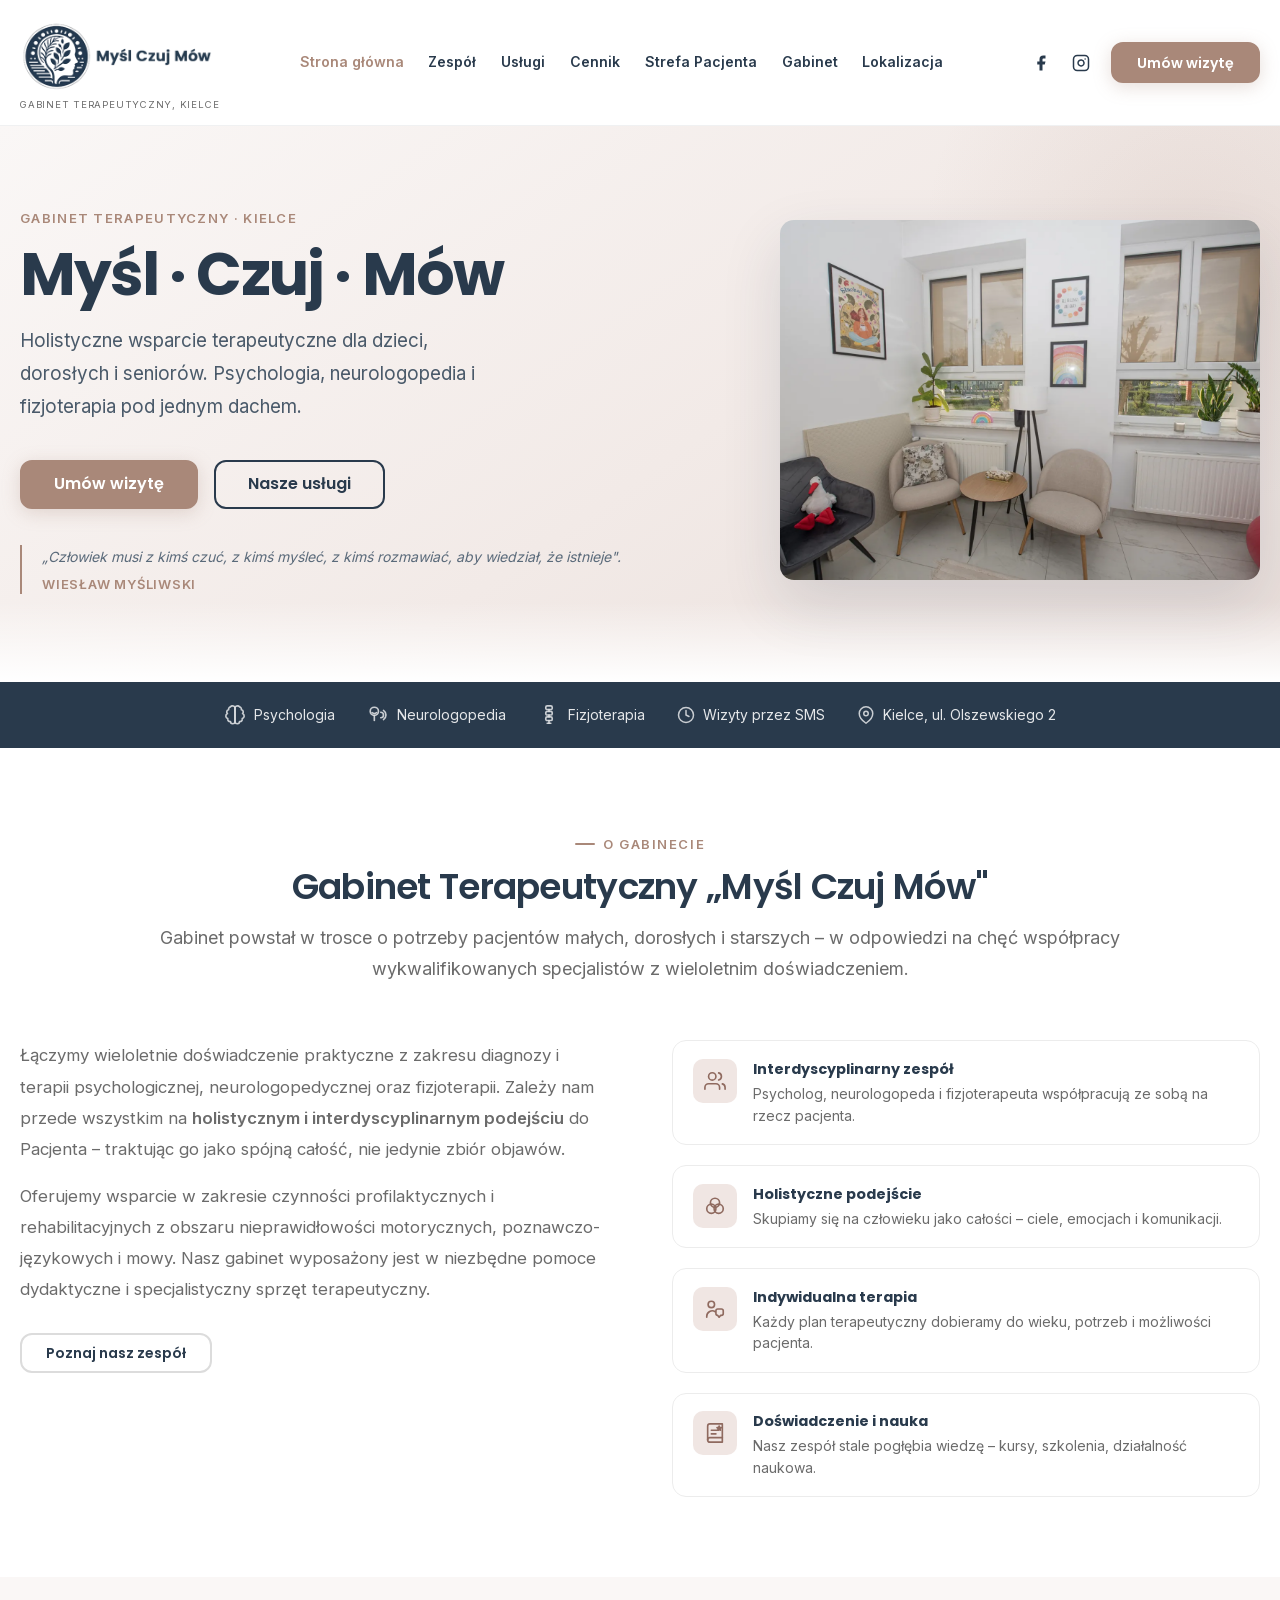
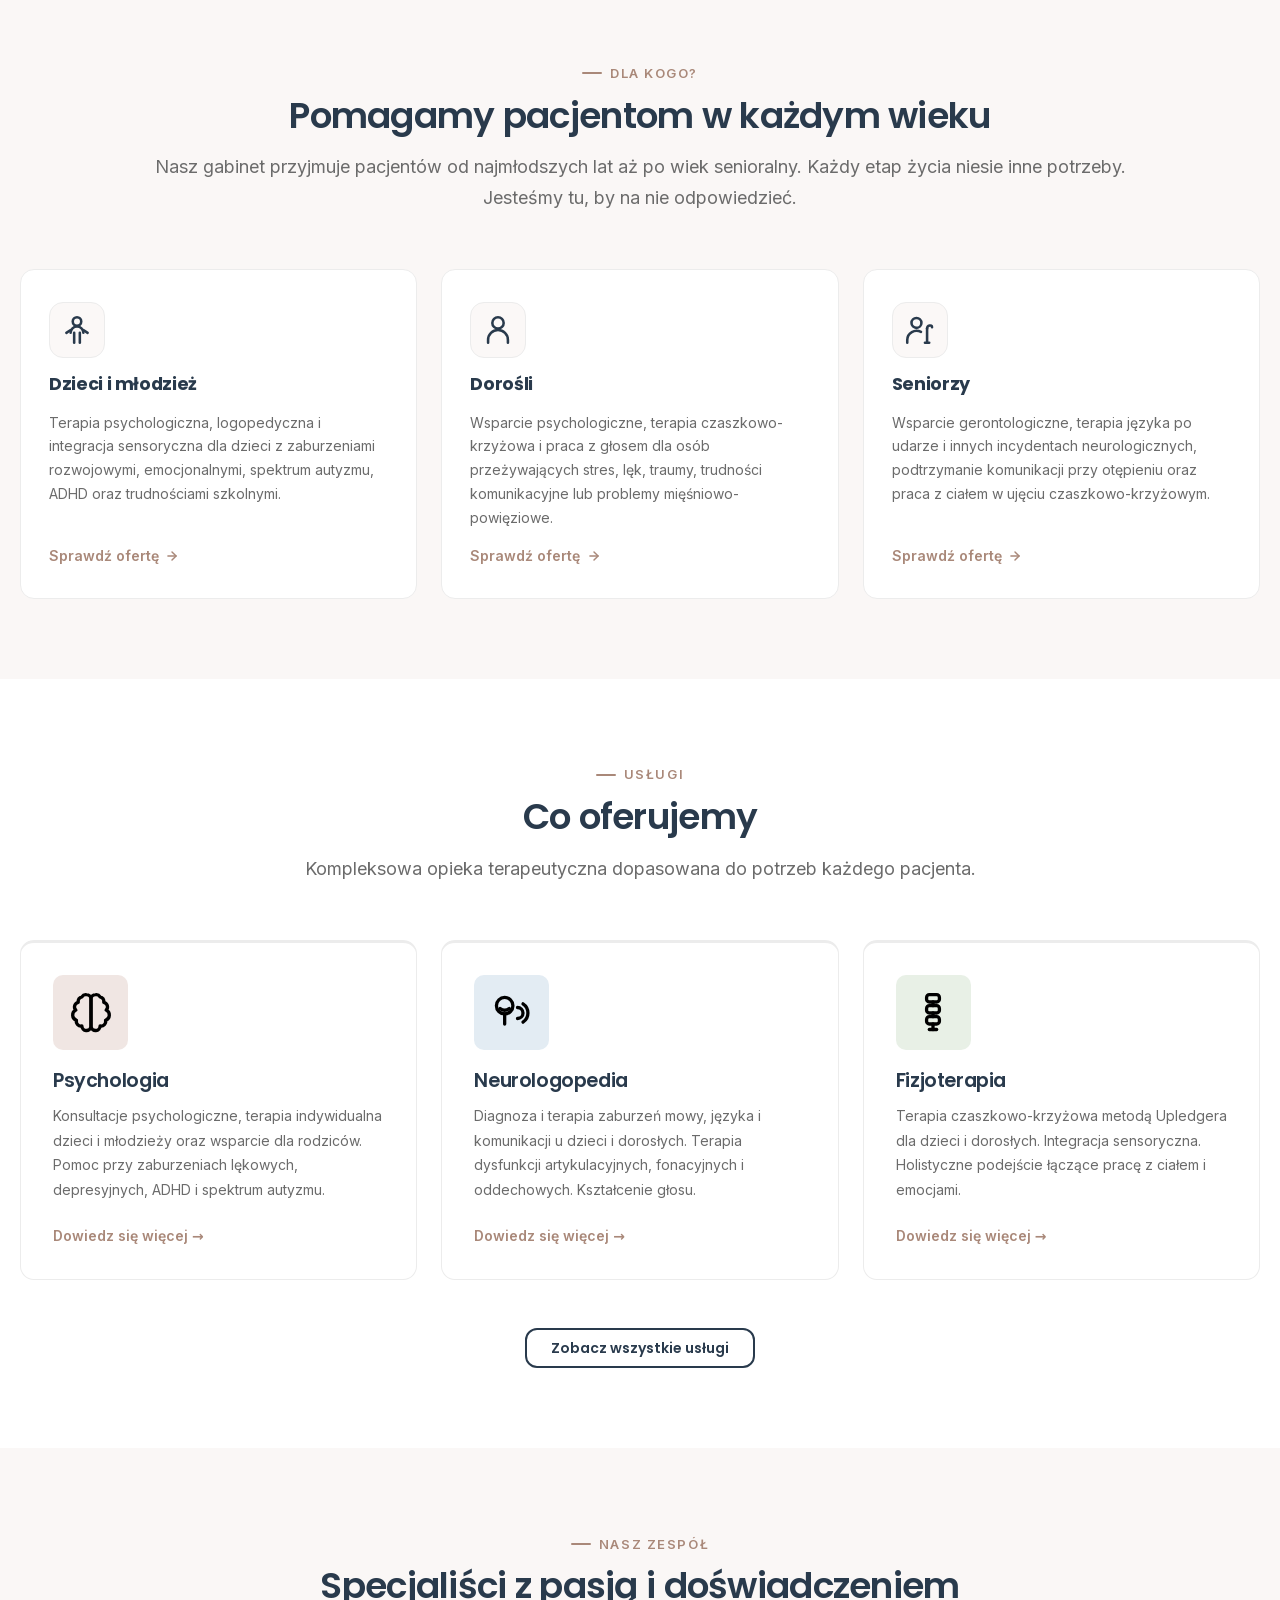
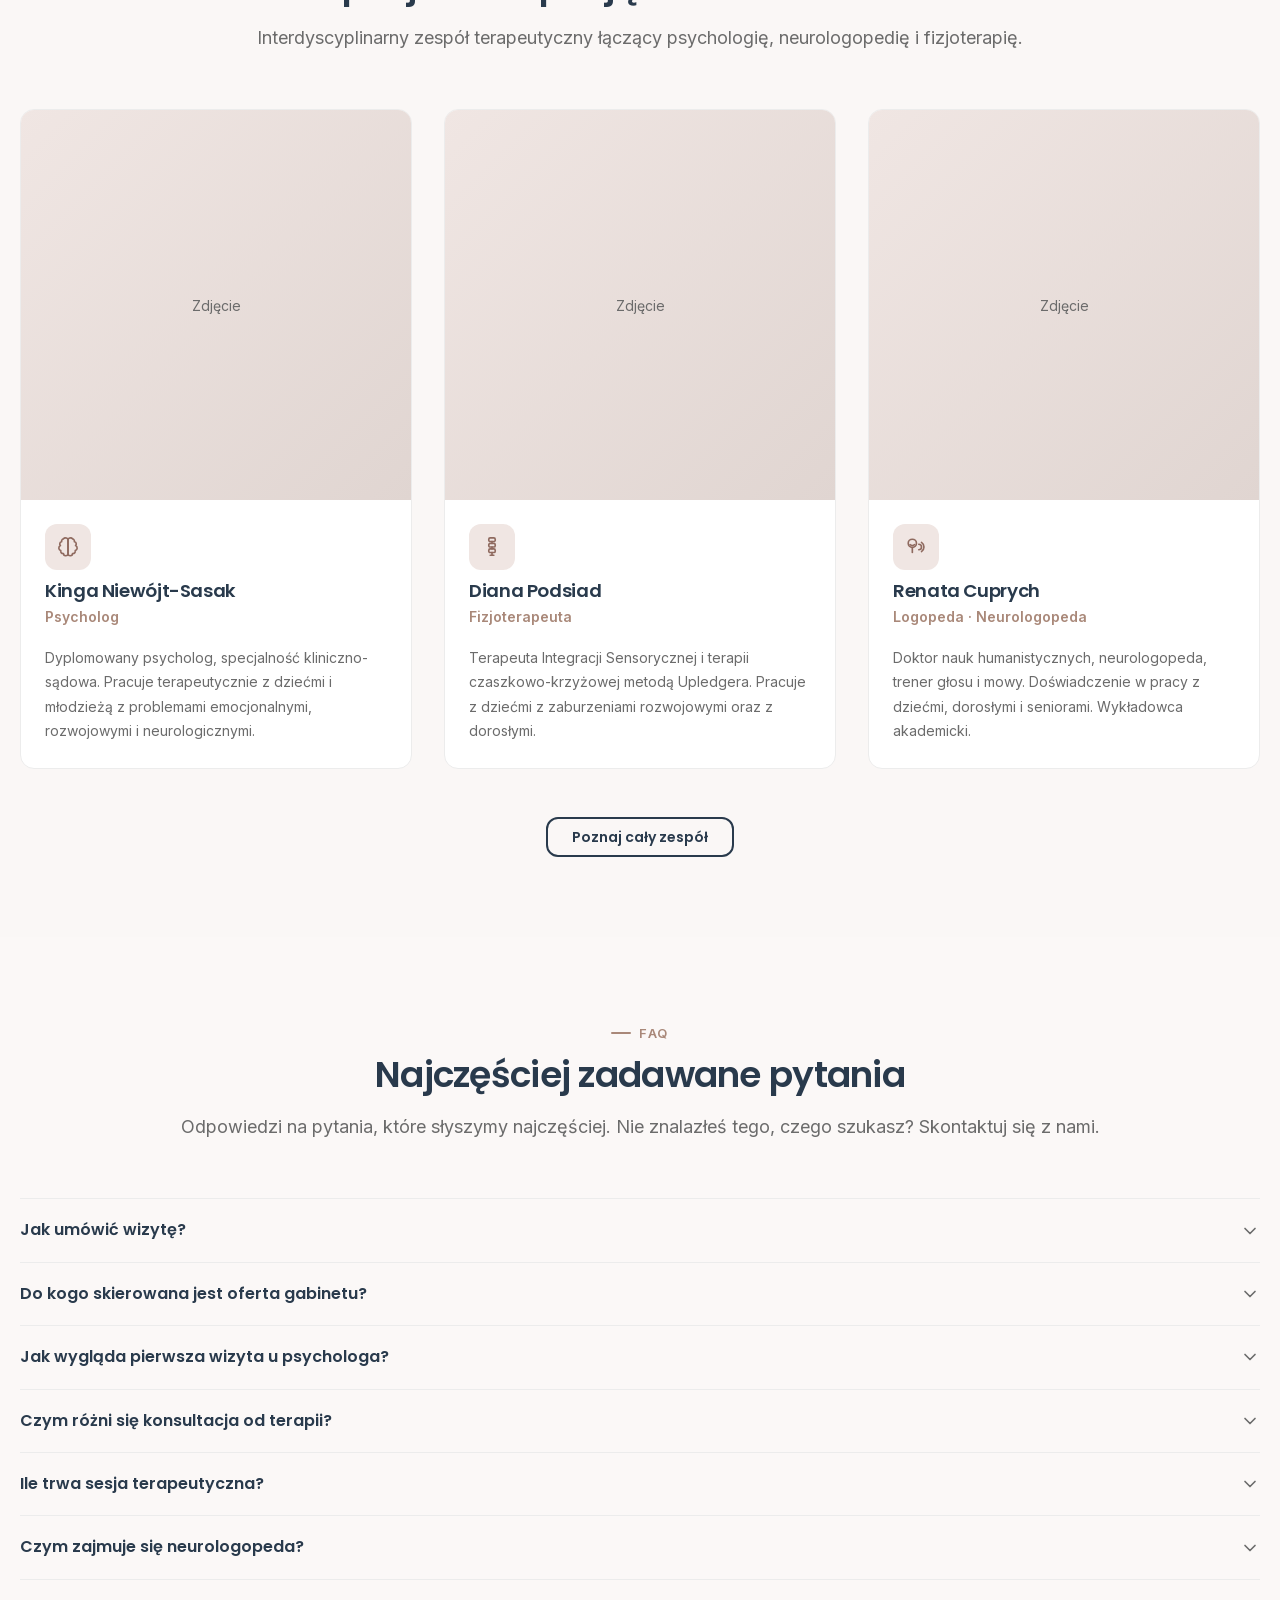
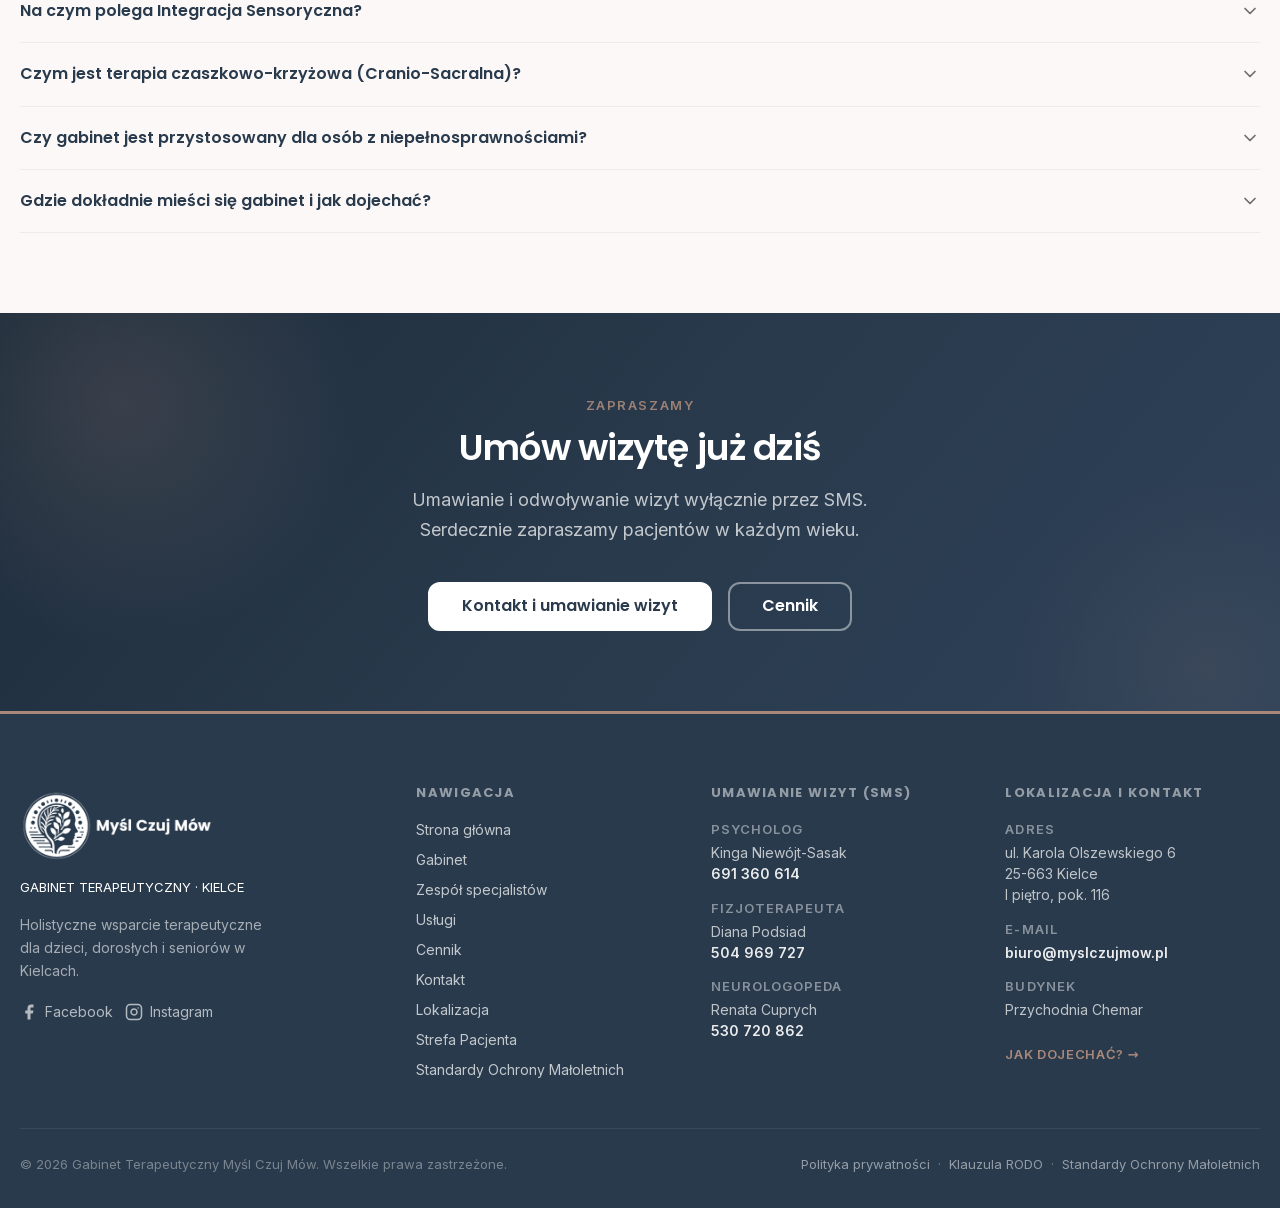
<file: index.html>
<!doctype html>
<html lang="pl">
<head>
  <meta charset="utf-8" />
  <meta name="viewport" content="width=device-width, initial-scale=1" />
  <title>Gabinet Terapeutyczny Myśl Czuj Mów — Kielce</title>
  <meta name="description" content="Gabinet Terapeutyczny Myśl Czuj Mów w Kielcach. Terapia psychologiczna, neurologopedyczna i fizjoterapia dla dzieci, dorosłych i seniorów. Holistyczne podejście." />
  <link rel="icon" href="./favicon.jpg" type="image/jpeg" />
  <link rel="stylesheet" href="./css/fonts.css" />
  <link rel="stylesheet" href="./css/variables.css" />
  <link rel="stylesheet" href="./css/style.css" />
  <link rel="stylesheet" href="./css/utilities.css" />
  <script type="application/ld+json">
  {
    "@context": "https://schema.org",
    "@type": "FAQPage",
    "mainEntity": [
      {
        "@type": "Question",
        "name": "Jak umówić wizytę?",
        "acceptedAnswer": {
          "@type": "Answer",
          "text": "Wizyty umawiamy i odwołujemy wyłącznie przez SMS na numery poszczególnych terapeutów: Kinga Niewójt-Sasak (psycholog) — 691 360 614, Diana Podsiad (fizjoterapeuta) — 504 969 727, Renata Cuprych (neurologopeda) — 530 720 862. Nie przyjmujemy rezerwacji telefonicznych ani mailowych."
        }
      },
      {
        "@type": "Question",
        "name": "Do kogo skierowana jest oferta gabinetu?",
        "acceptedAnswer": {
          "@type": "Answer",
          "text": "Gabinet przyjmuje pacjentów w każdym wieku — od niemowląt i małych dzieci, przez młodzież i dorosłych, aż po seniorów. Specjalizujemy się m.in. w zaburzeniach rozwojowych, spektrum autyzmu, ADHD, trudnościach komunikacyjnych, zaburzeniach po incydentach neurologicznych oraz wsparciu gerontologicznym."
        }
      },
      {
        "@type": "Question",
        "name": "Jak wygląda pierwsza wizyta u psychologa?",
        "acceptedAnswer": {
          "@type": "Answer",
          "text": "Pierwsza wizyta ma charakter konsultacyjny. Obejmuje szczegółowy wywiad z pacjentem lub rodzicem/opiekunem, analizę zgłaszanego problemu oraz wskazówki dotyczące dalszego postępowania. Psycholog proponuje odpowiednie metody terapeutyczne i wspólnie z rodziną ustala plan wsparcia."
        }
      },
      {
        "@type": "Question",
        "name": "Czym różni się konsultacja od terapii?",
        "acceptedAnswer": {
          "@type": "Answer",
          "text": "Konsultacja to pierwsze spotkanie diagnostyczne — terapeuta zbiera wywiad, analizuje zgłaszany problem i proponuje plan dalszego działania. Od konsultacji zaczynają wszyscy nowi pacjenci. Terapia to regularny cykl spotkań, podczas których pracuje się nad konkretnymi celami terapeutycznymi dostosowanymi do potrzeb pacjenta."
        }
      },
      {
        "@type": "Question",
        "name": "Ile trwa sesja terapeutyczna?",
        "acceptedAnswer": {
          "@type": "Answer",
          "text": "Standardowa sesja terapeutyczna trwa około 50–60 minut. Pierwsza konsultacja może trwać nieco dłużej ze względu na konieczność przeprowadzenia szczegółowego wywiadu."
        }
      },
      {
        "@type": "Question",
        "name": "Czym zajmuje się neurologopeda?",
        "acceptedAnswer": {
          "@type": "Answer",
          "text": "Neurologopeda prowadzi terapię mowy i języka dla dzieci, dorosłych i seniorów. Zakres obejmuje m.in. terapię zaburzeń komunikacji po udarze mózgu, wsparcie gerontologiczne, kształcenie głosu, pracę z dziećmi z opóźnionym rozwojem mowy, spektrum autyzmu i zaburzeniami artykulacyjnymi, a także współpracę z aktorami, wokalistami i dubbingowcami."
        }
      },
      {
        "@type": "Question",
        "name": "Na czym polega Integracja Sensoryczna?",
        "acceptedAnswer": {
          "@type": "Answer",
          "text": "Integracja Sensoryczna (IS) to terapia skierowana do dzieci z zaburzeniami przetwarzania sensorycznego. Terapia odbywa się w formie specjalnie dobranych ćwiczeń, które wyglądają jak zabawa, a w istocie stymulują prawidłową integrację układu nerwowego."
        }
      },
      {
        "@type": "Question",
        "name": "Czym jest terapia czaszkowo-krzyżowa (Cranio-Sacralna)?",
        "acceptedAnswer": {
          "@type": "Answer",
          "text": "Terapia Cranio-Sacralna Upledgera to metoda terapii manualnej opierająca się na bardzo delikatnym dotyku. Terapeuta pracuje m.in. z powięzią, kośćmi czaszki, oponą mózgową, rdzeniem kręgowym i płynem mózgowo-rdzeniowym. Poprzez rozluźnienie struktur łączno-tkankowych redukuje napięcia powodujące problemy zarówno somatyczne, jak i emocjonalne. Metoda wspiera naturalne mechanizmy samouzdrawiania i może być stosowana niezależnie od wieku. Stosuje się ją m.in. przy traumach, lęku, depresji i bezsenności."
        }
      },
      {
        "@type": "Question",
        "name": "Czy gabinet jest przystosowany dla osób z niepełnosprawnościami?",
        "acceptedAnswer": {
          "@type": "Answer",
          "text": "Tak. Budynek Przychodni Chemar, w której mieści się gabinet, wyposażony jest w podjazd i windę, co zapewnia dostęp osobom poruszającym się na wózku inwalidzkim lub z ograniczoną mobilnością."
        }
      },
      {
        "@type": "Question",
        "name": "Gdzie dokładnie mieści się gabinet i jak dojechać?",
        "acceptedAnswer": {
          "@type": "Answer",
          "text": "Gabinet mieści się w budynku Przychodni Chemar przy ul. Karola Olszewskiego 6 w Kielcach, I piętro, pokój 116."
        }
      }
    ]
  }
  </script>
</head>
<body>

  <div id="site-header-placeholder"></div>

  <main id="main">

    <!-- ══════════════════════════════════════════════
         HERO
    ══════════════════════════════════════════════ -->
    <section class="hero" aria-label="Baner główny">
      <div class="container">
        <div class="hero__inner">

          <div class="hero__content">
            <span class="hero__label">Gabinet Terapeutyczny · Kielce</span>
            <h1 class="hero__title">
              Myśl · Czuj · Mów
            </h1>
            <p class="hero__lead">
              Holistyczne wsparcie terapeutyczne dla dzieci, dorosłych i seniorów. Psychologia, neurologopedia i fizjoterapia pod jednym dachem.
            </p>
            <div class="hero__actions">
              <a href="pages/contact.html" class="btn btn--primary btn--lg">Umów wizytę</a>
              <a href="pages/services.html" class="btn btn--outline btn--lg">Nasze usługi</a>
            </div>

            <blockquote class="hero__quote">
              <p>„Człowiek musi z kimś czuć, z kimś myśleć, z kimś rozmawiać, aby wiedział, że istnieje".</p>
              <cite>Wiesław Myśliwski</cite>
            </blockquote>
          </div>

          <div class="hero__image-wrap">
            <img src="images/gabinet/gabinet61.webp" alt="Strefa terapeutyczna gabinetu Myśl Czuj Mów - jasne wnętrze z fotelami, roślinami i oknami" />
          </div>

        </div>
      </div>
    </section>

    <!-- ══════════════════════════════════════════════
         FEATURES STRIP
    ══════════════════════════════════════════════ -->
    <div class="features-strip" role="complementary" aria-label="Informacje ogólne">
      <div class="container">
        <ul class="features-strip__list">
          <li class="features-strip__item">
            <svg xmlns="http://www.w3.org/2000/svg" width="22" height="22" viewBox="0 0 24 24" fill="none" stroke="currentColor" stroke-width="1.8" stroke-linecap="round" stroke-linejoin="round" aria-hidden="true"><path d="M9.5 2A2.5 2.5 0 0 1 12 4.5v15a2.5 2.5 0 0 1-4.96-.44 2.5 2.5 0 0 1-2.96-3.08 3 3 0 0 1-.34-5.58 2.5 2.5 0 0 1 1.32-4.24 2.5 2.5 0 0 1 1.98-3A2.5 2.5 0 0 1 9.5 2Z"/><path d="M14.5 2A2.5 2.5 0 0 0 12 4.5v15a2.5 2.5 0 0 0 4.96-.44 2.5 2.5 0 0 0 2.96-3.08 3 3 0 0 0 .34-5.58 2.5 2.5 0 0 0-1.32-4.24 2.5 2.5 0 0 0-1.98-3A2.5 2.5 0 0 0 14.5 2Z"/></svg>
            Psychologia
          </li>
          <li class="features-strip__item">
            <svg xmlns="http://www.w3.org/2000/svg" width="22" height="22" viewBox="0 0 24 24" fill="none" stroke="currentColor" stroke-width="1.8" stroke-linecap="round" stroke-linejoin="round" aria-hidden="true"><circle cx="8" cy="8" r="4.5"/><path d="M5.5 9.5Q8 11.5 10.5 9.5"/><path d="M8 12.5v5.5"/><path d="M15 9a3 3 0 0 1 0 6"/><path d="M18 7a6 6 0 0 1 0 10"/></svg>
            Neurologopedia
          </li>
          <li class="features-strip__item">
            <svg xmlns="http://www.w3.org/2000/svg" width="22" height="22" viewBox="0 0 24 24" fill="none" stroke="currentColor" stroke-width="1.8" stroke-linecap="round" stroke-linejoin="round" aria-hidden="true"><rect x="8.5" y="2" width="7" height="4" rx="1.5"/><rect x="8.5" y="8" width="7" height="4" rx="1.5"/><rect x="8.5" y="14" width="7" height="4" rx="1.5"/><line x1="12" y1="6" x2="12" y2="8"/><line x1="12" y1="12" x2="12" y2="14"/><line x1="12" y1="18" x2="12" y2="21"/><path d="M10 21h4"/></svg>
            Fizjoterapia
          </li>
          <li class="features-strip__item">
            <svg xmlns="http://www.w3.org/2000/svg" width="18" height="18" viewBox="0 0 24 24" fill="none" stroke="currentColor" stroke-width="2" stroke-linecap="round" stroke-linejoin="round" aria-hidden="true"><circle cx="12" cy="12" r="10"/><polyline points="12 6 12 12 16 14"/></svg>
            Wizyty przez SMS
          </li>
          <li class="features-strip__item">
            <svg xmlns="http://www.w3.org/2000/svg" width="18" height="18" viewBox="0 0 24 24" fill="none" stroke="currentColor" stroke-width="2" stroke-linecap="round" stroke-linejoin="round" aria-hidden="true"><path d="M21 10c0 7-9 13-9 13s-9-6-9-13a9 9 0 0 1 18 0z"/><circle cx="12" cy="10" r="3"/></svg>
            Kielce, ul. Olszewskiego 2
          </li>
        </ul>
      </div>
    </div>

    <!-- ══════════════════════════════════════════════
         O GABINECIE
    ══════════════════════════════════════════════ -->
    <section class="section" aria-labelledby="about-heading">
      <div class="container">
        <div class="section-header reveal">
          <span class="section-header__label">O gabinecie</span>
          <h2 class="section-header__title" id="about-heading">
            Gabinet Terapeutyczny „Myśl Czuj Mów"
          </h2>
          <p class="section-header__lead">
            Gabinet powstał w trosce o potrzeby pacjentów małych, dorosłych i starszych – w odpowiedzi na chęć współpracy wykwalifikowanych specjalistów z wieloletnim doświadczeniem.
          </p>
        </div>

        <div class="about-grid reveal reveal-delay-1">
          <div class="about-text">
            <p>
              Łączymy wieloletnie doświadczenie praktyczne z zakresu diagnozy i terapii psychologicznej, neurologopedycznej oraz fizjoterapii. Zależy nam przede wszystkim na <strong>holistycznym i interdyscyplinarnym podejściu</strong> do Pacjenta – traktując go jako spójną całość, nie jedynie zbiór objawów.
            </p>
            <p style="margin-top:1rem;">
              Oferujemy wsparcie w zakresie czynności profilaktycznych i rehabilitacyjnych z obszaru nieprawidłowości motorycznych, poznawczo-językowych i mowy. Nasz gabinet wyposażony jest w niezbędne pomoce dydaktyczne i specjalistyczny sprzęt terapeutyczny.
            </p>
            <div style="margin-top:1.75rem;">
              <a href="pages/team.html" class="btn btn--ghost">Poznaj nasz zespół</a>
            </div>
          </div>

          <div class="about-pillars">
            <div class="about-pillar">
              <div class="about-pillar__icon">
                <svg xmlns="http://www.w3.org/2000/svg" width="22" height="22" viewBox="0 0 24 24" fill="none" stroke="currentColor" stroke-width="1.8" stroke-linecap="round" stroke-linejoin="round" aria-hidden="true"><path d="M17 21v-2a4 4 0 0 0-4-4H5a4 4 0 0 0-4 4v2"/><circle cx="9" cy="7" r="4"/><path d="M23 21v-2a4 4 0 0 0-3-3.87"/><path d="M16 3.13a4 4 0 0 1 0 7.75"/></svg>
              </div>
              <div>
                <div class="about-pillar__title">Interdyscyplinarny zespół</div>
                <div class="about-pillar__text">Psycholog, neurologopeda i fizjoterapeuta współpracują ze sobą na rzecz pacjenta.</div>
              </div>
            </div>
            <div class="about-pillar">
              <div class="about-pillar__icon">
                <svg xmlns="http://www.w3.org/2000/svg" width="22" height="22" viewBox="0 0 24 24" fill="none" stroke="currentColor" stroke-width="1.8" stroke-linecap="round" stroke-linejoin="round" aria-hidden="true"><circle cx="12" cy="8.5" r="5"/><circle cx="8" cy="15" r="5"/><circle cx="16" cy="15" r="5"/></svg>
              </div>
              <div>
                <div class="about-pillar__title">Holistyczne podejście</div>
                <div class="about-pillar__text">Skupiamy się na człowieku jako całości – ciele, emocjach i komunikacji.</div>
              </div>
            </div>
            <div class="about-pillar">
              <div class="about-pillar__icon">
                <svg xmlns="http://www.w3.org/2000/svg" width="22" height="22" viewBox="0 0 24 24" fill="none" stroke="currentColor" stroke-width="1.8" stroke-linecap="round" stroke-linejoin="round" aria-hidden="true"><circle cx="8" cy="7" r="3.5"/><path d="M3 21v-1a6 6 0 0 1 9.3-5"/><path d="M15 12h4a2 2 0 0 1 2 2v3a2 2 0 0 1-2 2h-1l-1.5 2-1.5-2H15a2 2 0 0 1-2-2v-3a2 2 0 0 1 2-2z"/></svg>
              </div>
              <div>
                <div class="about-pillar__title">Indywidualna terapia</div>
                <div class="about-pillar__text">Każdy plan terapeutyczny dobieramy do wieku, potrzeb i możliwości pacjenta.</div>
              </div>
            </div>
            <div class="about-pillar">
              <div class="about-pillar__icon">
                <svg xmlns="http://www.w3.org/2000/svg" width="22" height="22" viewBox="0 0 24 24" fill="none" stroke="currentColor" stroke-width="1.8" stroke-linecap="round" stroke-linejoin="round" aria-hidden="true"><path d="M4 19.5A2.5 2.5 0 0 1 6.5 17H20"/><path d="M6.5 2H20v20H6.5A2.5 2.5 0 0 1 4 19.5v-15A2.5 2.5 0 0 1 6.5 2z"/><path d="M8 9h8M8 13h5"/><path d="M16.5 4.5l.55 1.7h1.79l-1.44 1.05.55 1.7-1.45-1.05-1.45 1.05.55-1.7-1.44-1.05h1.79z"/></svg>
              </div>
              <div>
                <div class="about-pillar__title">Doświadczenie i nauka</div>
                <div class="about-pillar__text">Nasz zespół stale pogłębia wiedzę – kursy, szkolenia, działalność naukowa.</div>
              </div>
            </div>
          </div>
        </div>

      </div>
    </section>

    <!-- ══════════════════════════════════════════════
         DLA KOGO?
    ══════════════════════════════════════════════ -->
    <section class="section section--alt" aria-labelledby="whois-heading">
      <div class="container">
        <div class="section-header reveal">
          <span class="section-header__label">Dla kogo?</span>
          <h2 class="section-header__title" id="whois-heading">Pomagamy pacjentom w każdym wieku</h2>
          <p class="section-header__lead">
            Nasz gabinet przyjmuje pacjentów od najmłodszych lat aż po wiek senioralny. Każdy etap życia niesie inne potrzeby. Jesteśmy tu, by na nie odpowiedzieć.
          </p>
        </div>

        <div class="audience-grid">

          <div class="audience-card reveal reveal-delay-1">
            <div class="audience-card__icon">
              <svg xmlns="http://www.w3.org/2000/svg" width="28" height="28" viewBox="0 0 24 24" fill="none" stroke="currentColor" stroke-width="1.8" stroke-linecap="round" stroke-linejoin="round" aria-hidden="true"><circle cx="12" cy="6" r="3"/><path d="M7.5 14a4.5 4.5 0 0 1 9 0"/><path d="M10 21v-7"/><path d="M14 21v-7"/><path d="M7.5 12l-3 2"/><path d="M16.5 12l3 2"/></svg>
            </div>
            <h3 class="audience-card__title">Dzieci i młodzież</h3>
            <p class="audience-card__text">
              Terapia psychologiczna, logopedyczna i integracja sensoryczna dla dzieci z zaburzeniami rozwojowymi, emocjonalnymi, spektrum autyzmu, ADHD oraz trudnościami szkolnymi.
            </p>
            <a href="pages/services.html" class="audience-card__link">
              Sprawdź ofertę
              <svg xmlns="http://www.w3.org/2000/svg" width="14" height="14" viewBox="0 0 24 24" fill="none" stroke="currentColor" stroke-width="2.5" stroke-linecap="round" stroke-linejoin="round" aria-hidden="true"><line x1="5" y1="12" x2="19" y2="12"/><polyline points="12 5 19 12 12 19"/></svg>
            </a>
          </div>

          <div class="audience-card reveal reveal-delay-2">
            <div class="audience-card__icon">
              <svg xmlns="http://www.w3.org/2000/svg" width="28" height="28" viewBox="0 0 24 24" fill="none" stroke="currentColor" stroke-width="1.8" stroke-linecap="round" stroke-linejoin="round" aria-hidden="true"><circle cx="12" cy="7" r="4"/><path d="M5 21v-2a7 7 0 0 1 14 0v2"/></svg>
            </div>
            <h3 class="audience-card__title">Dorośli</h3>
            <p class="audience-card__text">
              Wsparcie psychologiczne, terapia czaszkowo-krzyżowa i praca z głosem dla osób przeżywających stres, lęk, traumy, trudności komunikacyjne lub problemy mięśniowo-powięziowe.
            </p>
            <a href="pages/services.html" class="audience-card__link">
              Sprawdź ofertę
              <svg xmlns="http://www.w3.org/2000/svg" width="14" height="14" viewBox="0 0 24 24" fill="none" stroke="currentColor" stroke-width="2.5" stroke-linecap="round" stroke-linejoin="round" aria-hidden="true"><line x1="5" y1="12" x2="19" y2="12"/><polyline points="12 5 19 12 12 19"/></svg>
            </a>
          </div>

          <div class="audience-card reveal reveal-delay-3">
            <div class="audience-card__icon">
              <svg xmlns="http://www.w3.org/2000/svg" width="28" height="28" viewBox="0 0 24 24" fill="none" stroke="currentColor" stroke-width="1.8" stroke-linecap="round" stroke-linejoin="round" aria-hidden="true"><circle cx="9.5" cy="7" r="3.5"/><path d="M3 21v-2a6.5 6.5 0 0 1 9.7-5.6"/><path d="M17 21V11"/><path d="M17 11c0-2.5 3.5-3 3.5-1"/><path d="M15.5 21h3"/></svg>
            </div>
            <h3 class="audience-card__title">Seniorzy</h3>
            <p class="audience-card__text">
              Wsparcie gerontologiczne, terapia języka po udarze i innych incydentach neurologicznych, podtrzymanie komunikacji przy otępieniu oraz praca z ciałem w ujęciu czaszkowo-krzyżowym.
            </p>
            <a href="pages/services.html" class="audience-card__link">
              Sprawdź ofertę
              <svg xmlns="http://www.w3.org/2000/svg" width="14" height="14" viewBox="0 0 24 24" fill="none" stroke="currentColor" stroke-width="2.5" stroke-linecap="round" stroke-linejoin="round" aria-hidden="true"><line x1="5" y1="12" x2="19" y2="12"/><polyline points="12 5 19 12 12 19"/></svg>
            </a>
          </div>

        </div>
      </div>
    </section>

    <!-- ══════════════════════════════════════════════
         USŁUGI
    ══════════════════════════════════════════════ -->
    <section class="section" aria-labelledby="services-heading">
      <div class="container">
        <div class="section-header reveal">
          <span class="section-header__label">Usługi</span>
          <h2 class="section-header__title" id="services-heading">Co oferujemy</h2>
          <p class="section-header__lead">
            Kompleksowa opieka terapeutyczna dopasowana do potrzeb każdego pacjenta.
          </p>
        </div>

        <div class="cards-grid">

          <article class="service-card reveal reveal-delay-1">
            <div class="service-card__icon">
              <!-- brain / psychology -->
              <svg xmlns="http://www.w3.org/2000/svg" width="38" height="38" viewBox="0 0 24 24" fill="none" stroke="currentColor" stroke-width="1.8" stroke-linecap="round" stroke-linejoin="round" aria-hidden="true"><path d="M9.5 2A2.5 2.5 0 0 1 12 4.5v15a2.5 2.5 0 0 1-4.96-.44 2.5 2.5 0 0 1-2.96-3.08 3 3 0 0 1-.34-5.58 2.5 2.5 0 0 1 1.32-4.24 2.5 2.5 0 0 1 1.98-3A2.5 2.5 0 0 1 9.5 2Z"/><path d="M14.5 2A2.5 2.5 0 0 0 12 4.5v15a2.5 2.5 0 0 0 4.96-.44 2.5 2.5 0 0 0 2.96-3.08 3 3 0 0 0 .34-5.58 2.5 2.5 0 0 0-1.32-4.24 2.5 2.5 0 0 0-1.98-3A2.5 2.5 0 0 0 14.5 2Z"/></svg>
            </div>
            <h3 class="service-card__title">Psychologia</h3>
            <p class="service-card__text">
              Konsultacje psychologiczne, terapia indywidualna dzieci i młodzieży oraz wsparcie dla rodziców. Pomoc przy zaburzeniach lękowych, depresyjnych, ADHD i spektrum autyzmu.
            </p>
            <a href="pages/services.html#psychologia" class="service-card__link">Dowiedz się więcej →</a>
          </article>

          <article class="service-card reveal reveal-delay-2">
            <div class="service-card__icon">
              <svg xmlns="http://www.w3.org/2000/svg" width="38" height="38" viewBox="0 0 24 24" fill="none" stroke="currentColor" stroke-width="1.8" stroke-linecap="round" stroke-linejoin="round" aria-hidden="true"><circle cx="8" cy="8" r="4.5"/><path d="M5.5 9.5Q8 11.5 10.5 9.5"/><path d="M8 12.5v5.5"/><path d="M15 9a3 3 0 0 1 0 6"/><path d="M18 7a6 6 0 0 1 0 10"/></svg>
            </div>
            <h3 class="service-card__title">Neurologopedia</h3>
            <p class="service-card__text">
              Diagnoza i terapia zaburzeń mowy, języka i komunikacji u dzieci i dorosłych. Terapia dysfunkcji artykulacyjnych, fonacyjnych i oddechowych. Kształcenie głosu.
            </p>
            <a href="pages/services.html#logopedia" class="service-card__link">Dowiedz się więcej →</a>
          </article>

          <article class="service-card reveal reveal-delay-3">
            <div class="service-card__icon">
              <svg xmlns="http://www.w3.org/2000/svg" width="38" height="38" viewBox="0 0 24 24" fill="none" stroke="currentColor" stroke-width="1.8" stroke-linecap="round" stroke-linejoin="round" aria-hidden="true"><rect x="8.5" y="2" width="7" height="4" rx="1.5"/><rect x="8.5" y="8" width="7" height="4" rx="1.5"/><rect x="8.5" y="14" width="7" height="4" rx="1.5"/><line x1="12" y1="6" x2="12" y2="8"/><line x1="12" y1="12" x2="12" y2="14"/><line x1="12" y1="18" x2="12" y2="21"/><path d="M10 21h4"/></svg>
            </div>
            <h3 class="service-card__title">Fizjoterapia</h3>
            <p class="service-card__text">
              Terapia czaszkowo-krzyżowa metodą Upledgera dla dzieci i dorosłych. Integracja sensoryczna. Holistyczne podejście łączące pracę z ciałem i emocjami.
            </p>
            <a href="pages/services.html#fizjoterapia" class="service-card__link">Dowiedz się więcej →</a>
          </article>

        </div>

        <div class="text-center mt-5">
          <a href="pages/services.html" class="btn btn--outline">Zobacz wszystkie usługi</a>
        </div>
      </div>
    </section>

    <!-- ══════════════════════════════════════════════
         ZESPÓŁ
    ══════════════════════════════════════════════ -->
    <section class="section section--alt" aria-labelledby="team-heading">
      <div class="container">
        <div class="section-header reveal">
          <span class="section-header__label">Nasz zespół</span>
          <h2 class="section-header__title" id="team-heading">Specjaliści z pasją i doświadczeniem</h2>
          <p class="section-header__lead">
            Interdyscyplinarny zespół terapeutyczny łączący psychologię, neurologopedię i fizjoterapię.
          </p>
        </div>

        <div class="team-grid">

          <article class="team-card reveal reveal-delay-1">
            <div class="team-card__photo">
              <!-- ZASTĄP -->
              <div class="team-card__placeholder">Zdjęcie</div>
            </div>
            <div class="team-card__body">
              <div class="team-card__spec-icon">
                <svg xmlns="http://www.w3.org/2000/svg" width="20" height="20" viewBox="0 0 24 24" fill="none" stroke="currentColor" stroke-width="1.8" stroke-linecap="round" stroke-linejoin="round" aria-hidden="true"><path d="M9.5 2A2.5 2.5 0 0 1 12 4.5v15a2.5 2.5 0 0 1-4.96-.44 2.5 2.5 0 0 1-2.96-3.08 3 3 0 0 1-.34-5.58 2.5 2.5 0 0 1 1.32-4.24 2.5 2.5 0 0 1 1.98-3A2.5 2.5 0 0 1 9.5 2Z"/><path d="M14.5 2A2.5 2.5 0 0 0 12 4.5v15a2.5 2.5 0 0 0 4.96-.44 2.5 2.5 0 0 0 2.96-3.08 3 3 0 0 0 .34-5.58 2.5 2.5 0 0 0-1.32-4.24 2.5 2.5 0 0 0-1.98-3A2.5 2.5 0 0 0 14.5 2Z"/></svg>
              </div>
              <h3 class="team-card__name">Kinga Niewójt-Sasak</h3>
              <p class="team-card__role">Psycholog</p>
              <p class="team-card__bio">
                Dyplomowany psycholog, specjalność kliniczno-sądowa. Pracuje terapeutycznie z dziećmi i młodzieżą z problemami emocjonalnymi, rozwojowymi i neurologicznymi.
              </p>
            </div>
          </article>

          <article class="team-card reveal reveal-delay-2">
            <div class="team-card__photo">
              <!-- ZASTĄP -->
              <div class="team-card__placeholder">Zdjęcie</div>
            </div>
            <div class="team-card__body">
              <div class="team-card__spec-icon">
                <svg xmlns="http://www.w3.org/2000/svg" width="20" height="20" viewBox="0 0 24 24" fill="none" stroke="currentColor" stroke-width="1.8" stroke-linecap="round" stroke-linejoin="round" aria-hidden="true"><rect x="8.5" y="2" width="7" height="4" rx="1.5"/><rect x="8.5" y="8" width="7" height="4" rx="1.5"/><rect x="8.5" y="14" width="7" height="4" rx="1.5"/><line x1="12" y1="6" x2="12" y2="8"/><line x1="12" y1="12" x2="12" y2="14"/><line x1="12" y1="18" x2="12" y2="21"/><path d="M10 21h4"/></svg>
              </div>
              <h3 class="team-card__name">Diana Podsiad</h3>
              <p class="team-card__role">Fizjoterapeuta</p>
              <p class="team-card__bio">
                Terapeuta Integracji Sensorycznej i terapii czaszkowo-krzyżowej metodą Upledgera. Pracuje z dziećmi z zaburzeniami rozwojowymi oraz z dorosłymi.
              </p>
            </div>
          </article>

          <article class="team-card reveal reveal-delay-3">
            <div class="team-card__photo">
              <!-- ZASTĄP -->
              <div class="team-card__placeholder">Zdjęcie</div>
            </div>
            <div class="team-card__body">
              <div class="team-card__spec-icon">
                <svg xmlns="http://www.w3.org/2000/svg" width="20" height="20" viewBox="0 0 24 24" fill="none" stroke="currentColor" stroke-width="1.8" stroke-linecap="round" stroke-linejoin="round" aria-hidden="true"><circle cx="8" cy="8" r="4.5"/><path d="M5.5 9.5Q8 11.5 10.5 9.5"/><path d="M8 12.5v5.5"/><path d="M15 9a3 3 0 0 1 0 6"/><path d="M18 7a6 6 0 0 1 0 10"/></svg>
              </div>
              <h3 class="team-card__name">Renata Cuprych</h3>
              <p class="team-card__role">Logopeda · Neurologopeda</p>
              <p class="team-card__bio">
                Doktor nauk humanistycznych, neurologopeda, trener głosu i mowy. Doświadczenie w pracy z dziećmi, dorosłymi i seniorami. Wykładowca akademicki.
              </p>
            </div>
          </article>

        </div>

        <div class="text-center mt-5">
          <a href="pages/team.html" class="btn btn--outline">Poznaj cały zespół</a>
        </div>
      </div>
    </section>

    <!-- ══════════════════════════════════════════════
         FAQ
    ══════════════════════════════════════════════ -->
    <section class="section faq-section" id="faq" aria-labelledby="faq-heading">
      <div class="container">
        <div class="section-header reveal">
          <span class="section-header__label">FAQ</span>
          <h2 class="section-header__title" id="faq-heading">Najczęściej zadawane pytania</h2>
          <p class="section-header__lead">
            Odpowiedzi na pytania, które słyszymy najczęściej. Nie znalazłeś tego, czego szukasz? Skontaktuj się z nami.
          </p>
        </div>

        <div class="faq-grid reveal">

          <!-- Col 1 -->
          <div class="faq-col">

            <div class="faq-item">
              <button class="faq-question" aria-expanded="false" aria-controls="faq-a1">
                <span>Jak umówić wizytę?</span>
                <svg class="faq-chevron" xmlns="http://www.w3.org/2000/svg" width="20" height="20" viewBox="0 0 24 24" fill="none" stroke="currentColor" stroke-width="2" stroke-linecap="round" stroke-linejoin="round" aria-hidden="true"><polyline points="6 9 12 15 18 9"/></svg>
              </button>
              <div class="faq-answer" id="faq-a1" role="region">
                <p>Wizyty umawiamy i odwołujemy <strong>wyłącznie przez SMS</strong> na numery poszczególnych terapeutów:</p>
                <ul>
                  <li><strong>Kinga Niewójt-Sasak</strong> (psycholog) – <a href="sms:+48691360614">691 360 614</a></li>
                  <li><strong>Diana Podsiad</strong> (fizjoterapeuta) – <a href="sms:+48504969727">504 969 727</a></li>
                  <li><strong>Renata Cuprych</strong> (neurologopeda) – <a href="sms:+48530720862">530 720 862</a></li>
                </ul>
                <p>Nie przyjmujemy rezerwacji telefonicznych ani mailowych. Z góry dziękujemy za dostosowanie się do tych wytycznych.</p>
              </div>
            </div>

            <div class="faq-item">
              <button class="faq-question" aria-expanded="false" aria-controls="faq-a2">
                <span>Do kogo skierowana jest oferta gabinetu?</span>
                <svg class="faq-chevron" xmlns="http://www.w3.org/2000/svg" width="20" height="20" viewBox="0 0 24 24" fill="none" stroke="currentColor" stroke-width="2" stroke-linecap="round" stroke-linejoin="round" aria-hidden="true"><polyline points="6 9 12 15 18 9"/></svg>
              </button>
              <div class="faq-answer" id="faq-a2" role="region">
                <p>Gabinet przyjmuje pacjentów w każdym wieku – od niemowląt i małych dzieci, przez młodzież i dorosłych, aż po seniorów. Specjalizujemy się m.in. w zaburzeniach rozwojowych, spektrum autyzmu, ADHD, trudnościach komunikacyjnych, zaburzeniach po incydentach neurologicznych oraz wsparciu gerontologicznym.</p>
              </div>
            </div>

            <div class="faq-item">
              <button class="faq-question" aria-expanded="false" aria-controls="faq-a3">
                <span>Jak wygląda pierwsza wizyta u psychologa?</span>
                <svg class="faq-chevron" xmlns="http://www.w3.org/2000/svg" width="20" height="20" viewBox="0 0 24 24" fill="none" stroke="currentColor" stroke-width="2" stroke-linecap="round" stroke-linejoin="round" aria-hidden="true"><polyline points="6 9 12 15 18 9"/></svg>
              </button>
              <div class="faq-answer" id="faq-a3" role="region">
                <p>Pierwsza wizyta ma charakter konsultacyjny. Obejmuje szczegółowy wywiad z pacjentem lub rodzicem/opiekunem, analizę zgłaszanego problemu oraz wskazówki dotyczące dalszego postępowania. Psycholog proponuje odpowiednie metody terapeutyczne i wspólnie z rodziną ustala plan wsparcia.</p>
              </div>
            </div>

            <div class="faq-item">
              <button class="faq-question" aria-expanded="false" aria-controls="faq-a4">
                <span>Czym różni się konsultacja od terapii?</span>
                <svg class="faq-chevron" xmlns="http://www.w3.org/2000/svg" width="20" height="20" viewBox="0 0 24 24" fill="none" stroke="currentColor" stroke-width="2" stroke-linecap="round" stroke-linejoin="round" aria-hidden="true"><polyline points="6 9 12 15 18 9"/></svg>
              </button>
              <div class="faq-answer" id="faq-a4" role="region">
                <p><strong>Konsultacja</strong> to pierwsze spotkanie diagnostyczne – terapeuta zbiera wywiad, analizuje zgłaszany problem i proponuje plan dalszego działania. Od konsultacji zaczynają wszyscy nowi pacjenci.</p>
                <p><strong>Terapia</strong> to regularny cykl spotkań, podczas których pracuje się nad konkretnymi celami – dostosowanymi do wieku, potrzeb i możliwości pacjenta.</p>
              </div>
            </div>

            <div class="faq-item">
              <button class="faq-question" aria-expanded="false" aria-controls="faq-a5">
                <span>Ile trwa sesja terapeutyczna?</span>
                <svg class="faq-chevron" xmlns="http://www.w3.org/2000/svg" width="20" height="20" viewBox="0 0 24 24" fill="none" stroke="currentColor" stroke-width="2" stroke-linecap="round" stroke-linejoin="round" aria-hidden="true"><polyline points="6 9 12 15 18 9"/></svg>
              </button>
              <div class="faq-answer" id="faq-a5" role="region">
                <p>Standardowa sesja terapeutyczna trwa około 50–60 minut. Pierwsza konsultacja może trwać nieco dłużej ze względu na konieczność przeprowadzenia szczegółowego wywiadu.</p>
              </div>
            </div>

          </div>

          <!-- Col 2 -->
          <div class="faq-col">

            <div class="faq-item">
              <button class="faq-question" aria-expanded="false" aria-controls="faq-a6">
                <span>Czym zajmuje się neurologopeda?</span>
                <svg class="faq-chevron" xmlns="http://www.w3.org/2000/svg" width="20" height="20" viewBox="0 0 24 24" fill="none" stroke="currentColor" stroke-width="2" stroke-linecap="round" stroke-linejoin="round" aria-hidden="true"><polyline points="6 9 12 15 18 9"/></svg>
              </button>
              <div class="faq-answer" id="faq-a6" role="region">
                <p>Neurologopeda prowadzi terapię mowy i języka dla dzieci, dorosłych i seniorów. Zakres obejmuje m.in.:</p>
                <ul>
                  <li>terapię zaburzeń komunikacji po udarze mózgu i innych incydentach neurologicznych,</li>
                  <li>wsparcie gerontologiczne – podtrzymanie funkcji języka u seniorów z otępieniem,</li>
                  <li>kształcenie głosu i terapię fonacyjną,</li>
                  <li>pracę z dziećmi z opóźnionym rozwojem mowy, spektrum autyzmu i zaburzeniami artykulacyjnymi,</li>
                  <li>współpracę z aktorami, wokalistami, performerami i dubbingowcami.</li>
                </ul>
              </div>
            </div>

            <div class="faq-item">
              <button class="faq-question" aria-expanded="false" aria-controls="faq-a7">
                <span>Na czym polega Integracja Sensoryczna?</span>
                <svg class="faq-chevron" xmlns="http://www.w3.org/2000/svg" width="20" height="20" viewBox="0 0 24 24" fill="none" stroke="currentColor" stroke-width="2" stroke-linecap="round" stroke-linejoin="round" aria-hidden="true"><polyline points="6 9 12 15 18 9"/></svg>
              </button>
              <div class="faq-answer" id="faq-a7" role="region">
                <p>Integracja Sensoryczna (IS) to terapia skierowana do dzieci z zaburzeniami przetwarzania sensorycznego – czyli takich, które mają trudności z właściwym odbieraniem i interpretowaniem bodźców zmysłowych (dotyk, ruch, równowaga, dźwięk, wzrok). Terapia odbywa się w formie specjalnie dobranych ćwiczeń, które wyglądają jak zabawa, a w istocie stymulują prawidłową integrację układu nerwowego.</p>
              </div>
            </div>

            <div class="faq-item">
              <button class="faq-question" aria-expanded="false" aria-controls="faq-a8">
                <span>Czym jest terapia czaszkowo-krzyżowa (Cranio-Sacralna)?</span>
                <svg class="faq-chevron" xmlns="http://www.w3.org/2000/svg" width="20" height="20" viewBox="0 0 24 24" fill="none" stroke="currentColor" stroke-width="2" stroke-linecap="round" stroke-linejoin="round" aria-hidden="true"><polyline points="6 9 12 15 18 9"/></svg>
              </button>
              <div class="faq-answer" id="faq-a8" role="region">
                <p>Terapia Cranio-Sacralna Upledgera to metoda terapii manualnej opierająca się na bardzo delikatnym dotyku. Terapeuta pracuje m.in. z powięzią, kośćmi czaszki, oponą mózgową, rdzeniem kręgowym i płynem mózgowo-rdzeniowym. Poprzez rozluźnienie struktur łączno-tkankowych redukuje napięcia powodujące problemy zarówno somatyczne, jak i emocjonalne.</p>
                <p>Metoda wspiera naturalne mechanizmy samouzdrawiania organizmu i może być stosowana niezależnie od wieku. Stosuje się ją m.in. przy traumach, trudnych doświadczeniach, lęku, depresji i bezsenności – w podejściu zwanym <strong>Uwolnieniem SomatoEmocjonalnym</strong>.</p>
              </div>
            </div>

            <div class="faq-item">
              <button class="faq-question" aria-expanded="false" aria-controls="faq-a9">
                <span>Czy gabinet jest przystosowany dla osób z niepełnosprawnościami?</span>
                <svg class="faq-chevron" xmlns="http://www.w3.org/2000/svg" width="20" height="20" viewBox="0 0 24 24" fill="none" stroke="currentColor" stroke-width="2" stroke-linecap="round" stroke-linejoin="round" aria-hidden="true"><polyline points="6 9 12 15 18 9"/></svg>
              </button>
              <div class="faq-answer" id="faq-a9" role="region">
                <p>Tak. Budynek Przychodni Chemar, w której mieści się gabinet, wyposażony jest w podjazd i windę, co zapewnia dostęp osobom poruszającym się na wózku inwalidzkim lub z ograniczoną mobilnością.</p>
              </div>
            </div>

            <div class="faq-item">
              <button class="faq-question" aria-expanded="false" aria-controls="faq-a10">
                <span>Gdzie dokładnie mieści się gabinet i jak dojechać?</span>
                <svg class="faq-chevron" xmlns="http://www.w3.org/2000/svg" width="20" height="20" viewBox="0 0 24 24" fill="none" stroke="currentColor" stroke-width="2" stroke-linecap="round" stroke-linejoin="round" aria-hidden="true"><polyline points="6 9 12 15 18 9"/></svg>
              </button>
              <div class="faq-answer" id="faq-a10" role="region">
                <p>Gabinet mieści się w budynku <strong>Przychodni Chemar</strong> przy ul. Karola Olszewskiego 6 w Kielcach (I piętro, pokój 116). Szczegółowe informacje o dojezdzie samochodem, komunikacją miejską oraz parkingiem znajdziesz na stronie <a href="pages/location.html">Lokalizacja</a>.</p>
              </div>
            </div>

          </div>

        </div>
      </div>
    </section>

    <!-- ══════════════════════════════════════════════
         CTA BAND
    ══════════════════════════════════════════════ -->
    <section class="cta-band" aria-label="Wezwanie do działania">
      <div class="container">
        <div class="cta-band__inner">
          <span class="cta-band__label">Zapraszamy</span>
          <h2 class="cta-band__title">Umów wizytę już dziś</h2>
          <p class="cta-band__text">
            Umawianie i odwoływanie wizyt wyłącznie przez SMS. Serdecznie zapraszamy pacjentów w każdym wieku.
          </p>
          <div class="cta-band__actions">
            <a href="pages/contact.html" class="btn btn--white btn--lg">Kontakt i umawianie wizyt</a>
            <a href="pages/pricing.html" class="btn btn--outline-white btn--lg">Cennik</a>
          </div>
        </div>
      </div>
    </section>

  </main>

  <div id="site-footer-placeholder"></div>

  <script defer src="./js/include-partials.js"></script>
  <script defer src="./js/utils.js"></script>
  <script defer src="./js/app.js"></script>
  <script defer src="./js/ui.js"></script>
</body>
</html>
</file>
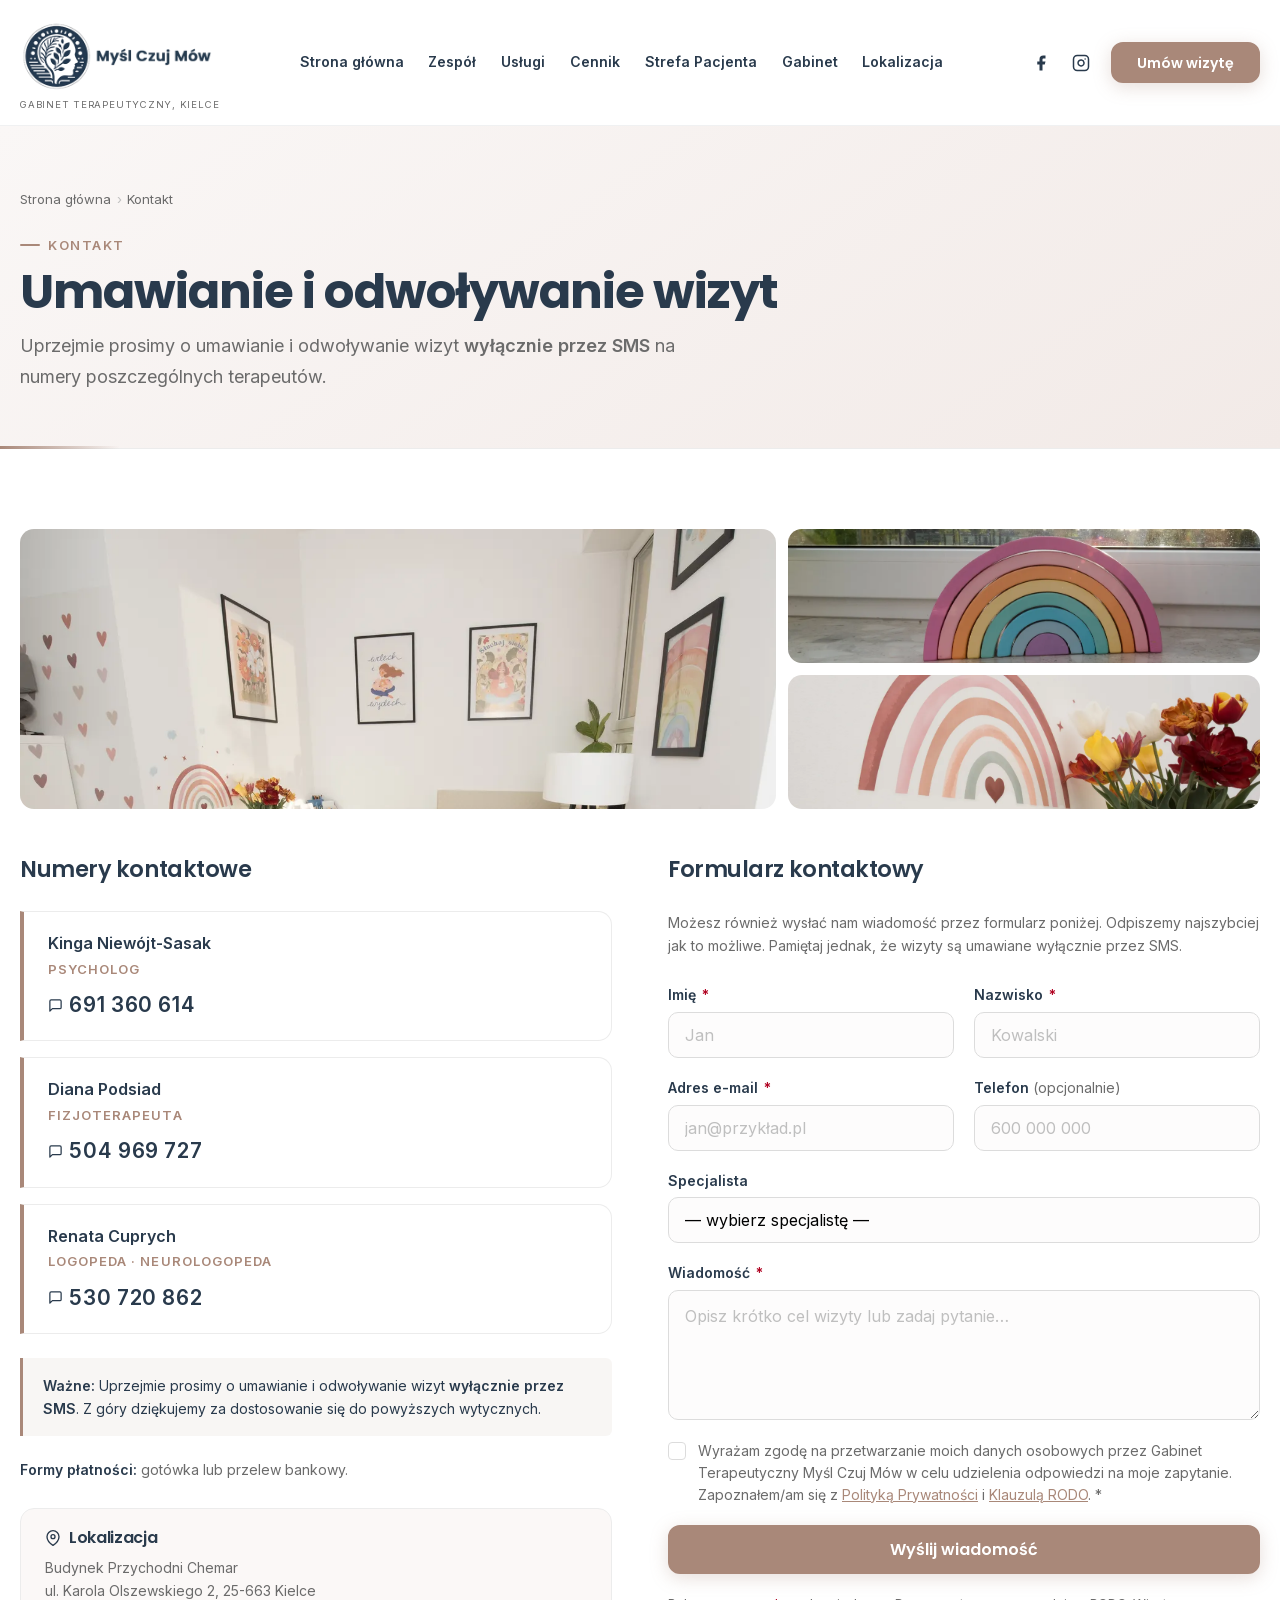
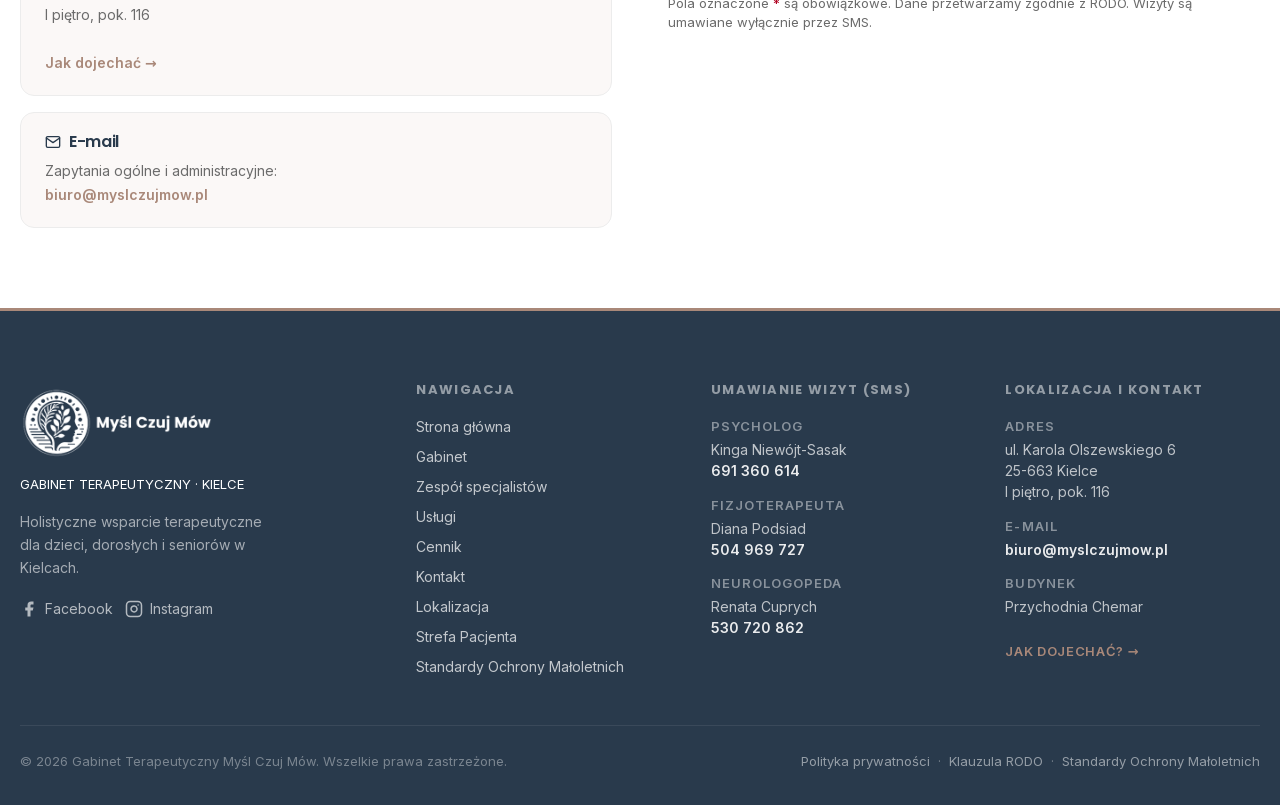
<file: pages/contact.html>
<!doctype html>
<html lang="pl">
<head>
  <meta charset="utf-8" />
  <meta name="viewport" content="width=device-width, initial-scale=1" />
  <title>Kontakt — Gabinet Myśl Czuj Mów</title>
  <meta name="description" content="Kontakt z Gabinetem Terapeutycznym Myśl Czuj Mów w Kielcach. Umawianie wizyt wyłącznie przez SMS. Numery telefonów do poszczególnych terapeutów." />
  <link rel="icon" href="../favicon.jpg" type="image/jpeg" /> 
  <link rel="stylesheet" href="../css/fonts.css" />
  <link rel="stylesheet" href="../css/variables.css" />
  <link rel="stylesheet" href="../css/style.css" />
  <link rel="stylesheet" href="../css/utilities.css" />
</head>
<body>
  <div id="site-header-placeholder"></div>

  <main id="main">

    <!-- Page hero -->
    <div class="page-hero">
      <div class="container">
        <nav class="page-hero__breadcrumbs" aria-label="Ścieżka nawigacji">
          <a href="../index.html">Strona główna</a>
          <span class="sep">›</span>
          <span aria-current="page">Kontakt</span>
        </nav>
        <span class="page-hero__label">Kontakt</span>
        <h1 class="page-hero__title">Umawianie i odwoływanie wizyt</h1>
        <p class="page-hero__lead">
          Uprzejmie prosimy o umawianie i odwoływanie wizyt <strong>wyłącznie przez SMS</strong> na numery poszczególnych terapeutów.
        </p>
      </div>
    </div>

    <!-- Contact section -->
    <section class="section" id="book" aria-labelledby="contact-heading">
      <div class="container">

        <!-- Photo strip -->
        <div class="contact-photo-strip reveal">
          <img
            class="contact-photo-strip__main"
            src="../images/gabinet/gabinet55.webp"
            alt="Panoramiczny widok gabinetu terapeutycznego - biurko, fotele, naklejki tęczy i serduszka na ścianie"
          />
          <div class="contact-photo-strip__side">
            <img
              src="../images/gabinet/gabinet51.webp"
              alt="Drewniana tęcza sensoryczna na parapecie w ciepłym słonecznym świetle"
            />
            <img
              src="../images/gabinet/gabinet48.webp"
              alt="Naklejka ścienna z tęczą i napisem you are so loved oraz kolorowe tulipany w wazonie"
              style="object-position:center 30%;"
            />
          </div>
        </div>

        <div class="contact-grid">

          <!-- SMS contact info -->
          <div class="reveal">
            <h2 class="contact-section-title" id="contact-heading">Numery kontaktowe</h2>
            <div class="contact-people">

              <div class="contact-person">
                <span class="contact-person__name">Kinga Niewójt-Sasak</span>
                <span class="contact-person__role">Psycholog</span>
                <a href="sms:+48691360614" class="contact-person__phone">
                  <svg xmlns="http://www.w3.org/2000/svg" width="15" height="15" viewBox="0 0 24 24" fill="none" stroke="currentColor" stroke-width="2" stroke-linecap="round" stroke-linejoin="round" aria-hidden="true"><path d="M21 15a2 2 0 0 1-2 2H7l-4 4V5a2 2 0 0 1 2-2h14a2 2 0 0 1 2 2z"/></svg>
                  691 360 614
                </a>
              </div>

              <div class="contact-person">
                <span class="contact-person__name">Diana Podsiad</span>
                <span class="contact-person__role">Fizjoterapeuta</span>
                <a href="sms:+48504969727" class="contact-person__phone">
                  <svg xmlns="http://www.w3.org/2000/svg" width="15" height="15" viewBox="0 0 24 24" fill="none" stroke="currentColor" stroke-width="2" stroke-linecap="round" stroke-linejoin="round" aria-hidden="true"><path d="M21 15a2 2 0 0 1-2 2H7l-4 4V5a2 2 0 0 1 2-2h14a2 2 0 0 1 2 2z"/></svg>
                  504 969 727
                </a>
              </div>

              <div class="contact-person">
                <span class="contact-person__name">Renata Cuprych</span>
                <span class="contact-person__role">Logopeda · Neurologopeda</span>
                <a href="sms:+48530720862" class="contact-person__phone">
                  <svg xmlns="http://www.w3.org/2000/svg" width="15" height="15" viewBox="0 0 24 24" fill="none" stroke="currentColor" stroke-width="2" stroke-linecap="round" stroke-linejoin="round" aria-hidden="true"><path d="M21 15a2 2 0 0 1-2 2H7l-4 4V5a2 2 0 0 1 2-2h14a2 2 0 0 1 2 2z"/></svg>
                  530 720 862
                </a>
              </div>

            </div>

            <div class="contact-note">
              <strong>Ważne:</strong> Uprzejmie prosimy o umawianie i odwoływanie wizyt <strong>wyłącznie przez SMS</strong>. Z góry dziękujemy za dostosowanie się do powyższych wytycznych.
            </div>

            <div class="payment-info" style="margin-top:1.5rem;">
              <strong>Formy płatności:</strong> gotówka lub przelew bankowy.
            </div>

            <div style="margin-top:1.75rem; padding:1.25rem 1.5rem; background:var(--surface); border-radius:var(--radius-lg); border:1px solid var(--neutral-200);">
              <h3 style="font-size:1rem; margin-bottom:0.5rem; display:flex; align-items:center; gap:0.5rem;">
                <svg xmlns="http://www.w3.org/2000/svg" width="16" height="16" viewBox="0 0 24 24" fill="none" stroke="currentColor" stroke-width="2" stroke-linecap="round" stroke-linejoin="round" aria-hidden="true"><path d="M21 10c0 7-9 13-9 13s-9-6-9-13a9 9 0 0 1 18 0z"/><circle cx="12" cy="10" r="3"/></svg>
                Lokalizacja
              </h3>
              <p style="font-size:var(--fs-sm); color:var(--muted); margin:0; line-height:1.7;">
                Budynek Przychodni Chemar<br>
                ul. Karola Olszewskiego 2, 25-663 Kielce<br>
                I piętro, pok. 116<br><br>
                <a href="location.html" style="color:var(--accent); font-weight:600;">Jak dojechać →</a>
              </p>
            </div>

            <div style="margin-top:1rem; padding:1.25rem 1.5rem; background:var(--surface); border-radius:var(--radius-lg); border:1px solid var(--neutral-200);">
              <h3 style="font-size:1rem; margin-bottom:0.5rem; display:flex; align-items:center; gap:0.5rem;">
                <svg xmlns="http://www.w3.org/2000/svg" width="16" height="16" viewBox="0 0 24 24" fill="none" stroke="currentColor" stroke-width="2" stroke-linecap="round" stroke-linejoin="round" aria-hidden="true"><path d="M4 4h16c1.1 0 2 .9 2 2v12c0 1.1-.9 2-2 2H4c-1.1 0-2-.9-2-2V6c0-1.1.9-2 2-2z"/><polyline points="22,6 12,13 2,6"/></svg>
                E-mail
              </h3>
              <p style="font-size:var(--fs-sm); color:var(--muted); margin:0; line-height:1.7;">
                Zapytania ogólne i administracyjne:<br>
                <a href="mailto:biuro@myslczujmow.pl" style="color:var(--accent); font-weight:600;">biuro@myslczujmow.pl</a>
              </p>
            </div>

          </div>

          <!-- Contact form -->
          <div class="reveal reveal-delay-1">
            <h2 class="contact-section-title">Formularz kontaktowy</h2>
            <p style="font-size:var(--fs-sm); color:var(--muted); margin-bottom:1.75rem; line-height:1.65;">
              Możesz również wysłać nam wiadomość przez formularz poniżej. Odpiszemy najszybciej jak to możliwe. Pamiętaj jednak, że wizyty są umawiane wyłącznie przez SMS.
            </p>

            <!-- Success message -->
            <div id="formSuccess" class="form-success" role="alert" aria-live="polite">
              <p class="form-success__title">✅ Wiadomość wysłana!</p>
              <p class="form-success__text">Dziękujemy za kontakt. Odpiszemy wkrótce. Wizyty umawiamy przez SMS.</p>
            </div>

            <form id="contactForm" class="form" novalidate aria-label="Formularz kontaktowy">

              <div class="form-row">
                <div class="form-group">
                  <label class="label" for="firstName">Imię <span class="required">*</span></label>
                  <input class="input" id="firstName" name="firstName" type="text" autocomplete="given-name" required placeholder="Jan" />
                </div>
                <div class="form-group">
                  <label class="label" for="lastName">Nazwisko <span class="required">*</span></label>
                  <input class="input" id="lastName" name="lastName" type="text" autocomplete="family-name" required placeholder="Kowalski" />
                </div>
              </div>

              <div class="form-row">
                <div class="form-group">
                  <label class="label" for="email">Adres e-mail <span class="required">*</span></label>
                  <input class="input" id="email" name="email" type="email" autocomplete="email" required placeholder="jan@przykład.pl" />
                </div>
                <div class="form-group">
                  <label class="label" for="phone">Telefon <span style="font-weight:400;color:var(--muted);">(opcjonalnie)</span></label>
                  <input class="input" id="phone" name="phone" type="tel" autocomplete="tel" placeholder="600 000 000" />
                </div>
              </div>

              <div class="form-group">
                <label class="label" for="specialist">Specjalista</label>
                <select class="select" id="specialist" name="specialist">
                  <option value="">— wybierz specjalistę —</option>
                  <option value="kinga">Kinga Niewójt-Sasak — Psycholog</option>
                  <option value="diana">Diana Podsiad — Fizjoterapeuta</option>
                  <option value="renata">Renata Cuprych — Logopeda / Neurologopeda</option>
                </select>
              </div>

              <div class="form-group">
                <label class="label" for="message">Wiadomość <span class="required">*</span></label>
                <textarea class="textarea" id="message" name="message" required placeholder="Opisz krótko cel wizyty lub zadaj pytanie…"></textarea>
              </div>

              <div class="form-group">
                <label class="checkbox-wrap">
                  <input type="checkbox" name="rodo" required />
                  <span class="checkbox-label">
                    Wyrażam zgodę na przetwarzanie moich danych osobowych przez Gabinet Terapeutyczny Myśl Czuj Mów w celu udzielenia odpowiedzi na moje zapytanie. Zapoznałem/am się z <a href="privacy-policy.html">Polityką Prywatności</a> i <a href="rodo-clause.html">Klauzulą RODO</a>. <span class="required">*</span>
                  </span>
                </label>
              </div>

              <div>
                <button type="submit" class="btn btn--primary btn--lg btn--full">Wyślij wiadomość</button>
              </div>

              <p class="form-hint">Pola oznaczone <span style="color:var(--error);">*</span> są obowiązkowe. Dane przetwarzamy zgodnie z RODO. Wizyty są umawiane wyłącznie przez SMS.</p>

            </form>
          </div>

        </div>
      </div>
    </section>

  </main>

  <div id="site-footer-placeholder"></div>
  <script defer src="../js/include-partials.js"></script>
  <script defer src="../js/utils.js"></script>
  <script defer src="../js/app.js"></script>
  <script defer src="../js/ui.js"></script>
  <script defer src="../js/forms.js"></script>
</body>
</html>
</file>
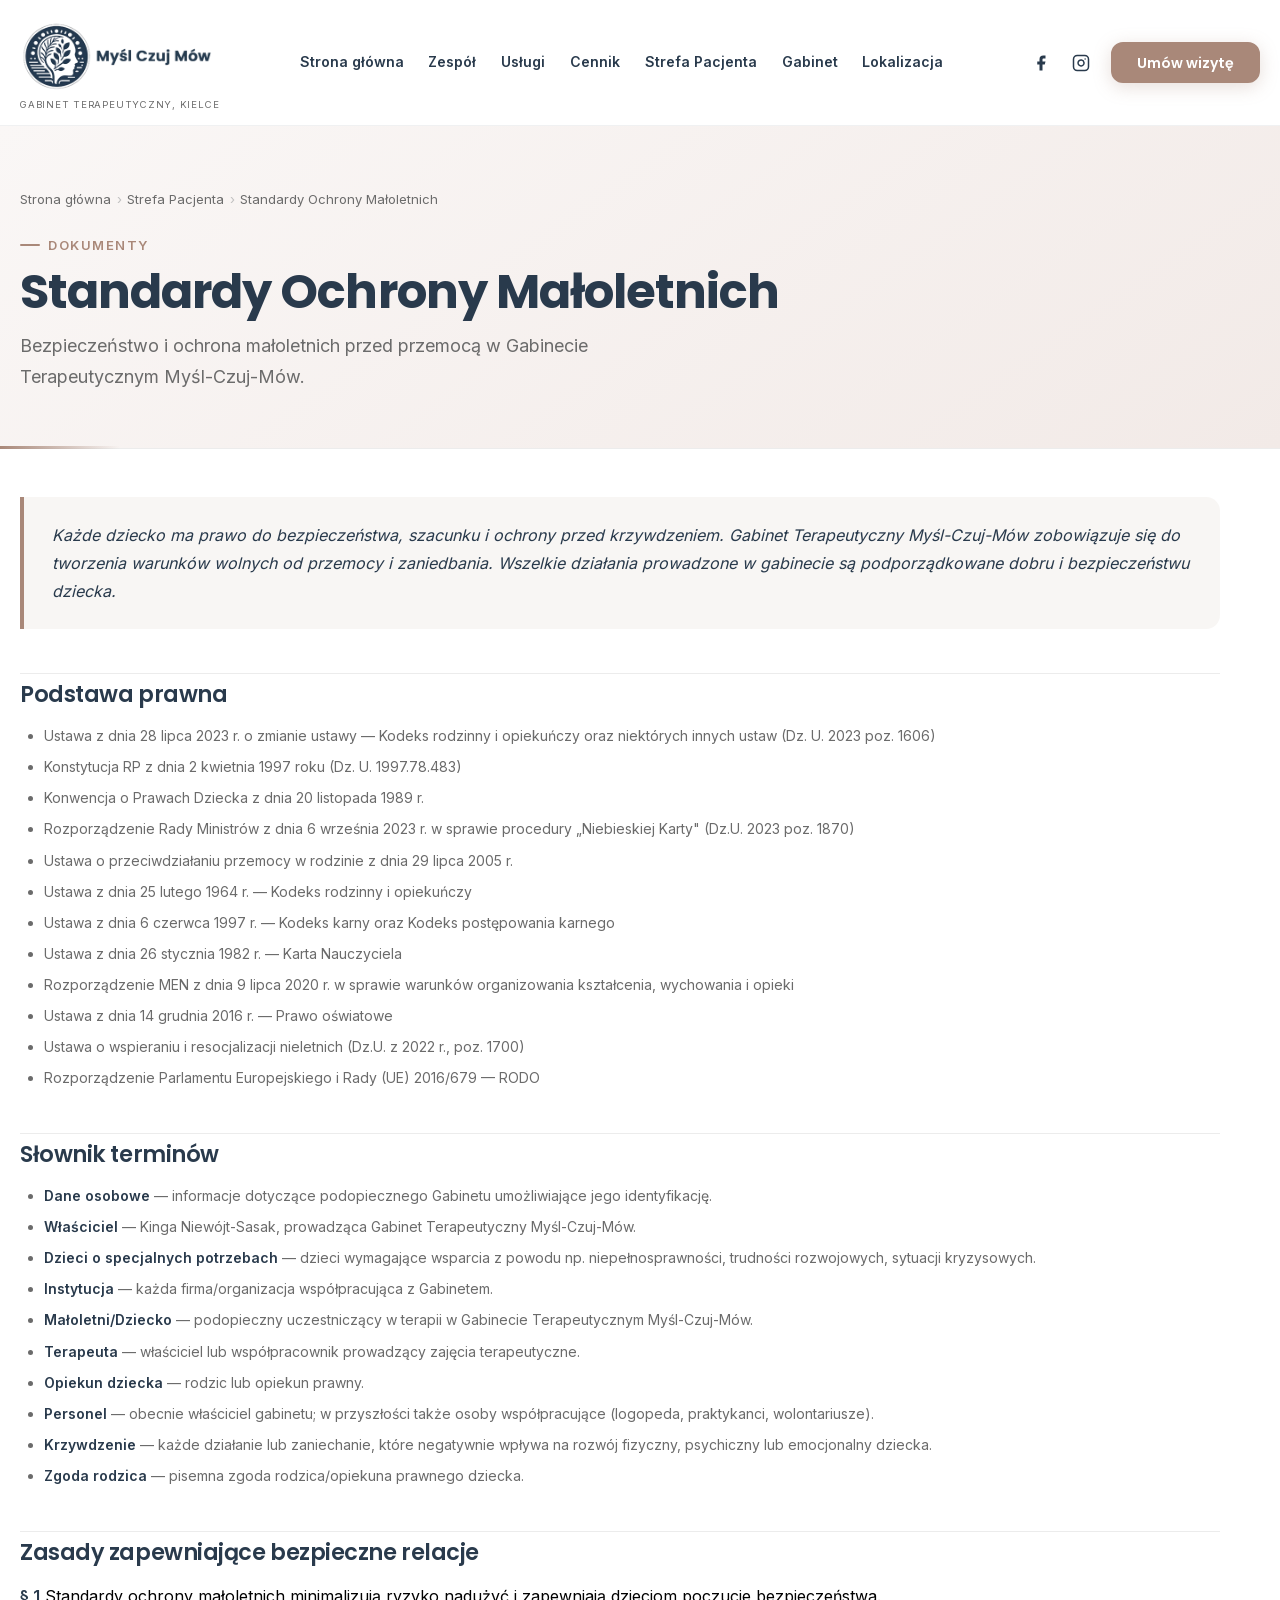
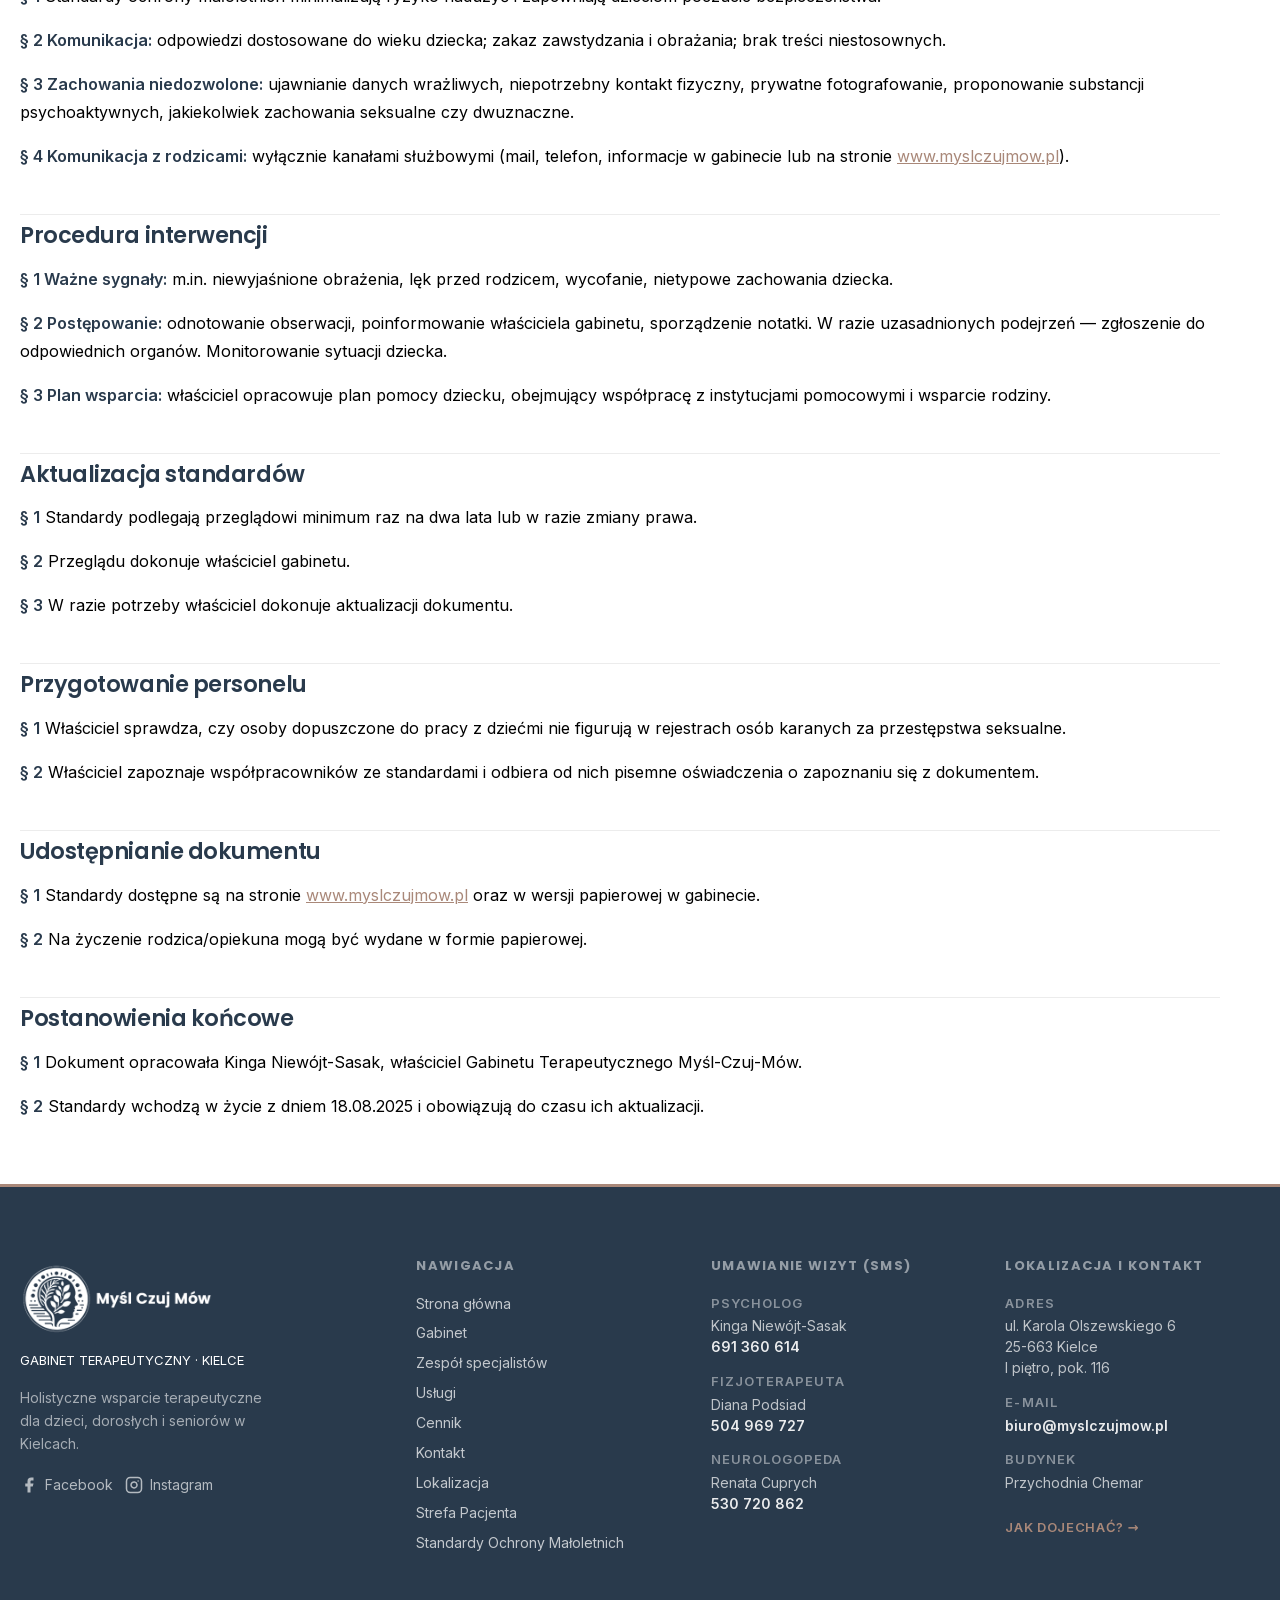
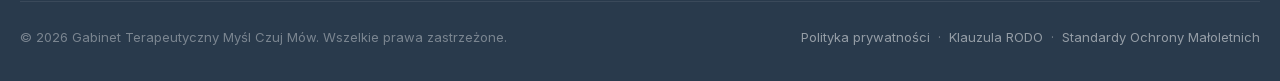
<file: pages/minors-protection.html>
<!doctype html>
<html lang="pl">
<head>
  <meta charset="utf-8" />
  <meta name="viewport" content="width=device-width, initial-scale=1" />
  <title>Standardy Ochrony Małoletnich — Gabinet Myśl Czuj Mów</title>
  <meta name="description" content="Standardy ochrony małoletnich w Gabinecie Terapeutycznym Myśl Czuj Mów. Bezpieczeństwo i ochrona dzieci przed przemocą." />
  <link rel="icon" href="./favicon.jpg" type="image/jpeg" /> 
  <link rel="stylesheet" href="../css/fonts.css" />
  <link rel="stylesheet" href="../css/variables.css" />
  <link rel="stylesheet" href="../css/style.css" />
  <link rel="stylesheet" href="../css/utilities.css" />
</head>
<body>
  <div id="site-header-placeholder"></div>

  <main id="main">

    <div class="page-hero">
      <div class="container">
        <nav class="page-hero__breadcrumbs" aria-label="Ścieżka nawigacji">
          <a href="../index.html">Strona główna</a>
          <span class="sep">›</span>
          <a href="patient-area.html">Strefa Pacjenta</a>
          <span class="sep">›</span>
          <span aria-current="page">Standardy Ochrony Małoletnich</span>
        </nav>
        <span class="page-hero__label">Dokumenty</span>
        <h1 class="page-hero__title">Standardy Ochrony Małoletnich</h1>
        <p class="page-hero__lead">
          Bezpieczeństwo i ochrona małoletnich przed przemocą w Gabinecie Terapeutycznym Myśl-Czuj-Mów.
        </p>
      </div>
    </div>

    <section class="section--sm section">
      <div class="container">
        <div class="prose">

          <!-- Preamble callout -->
          <div style="background:rgba(169,136,121,0.08); border-left:4px solid var(--accent); border-radius:0 var(--radius-lg) var(--radius-lg) 0; padding:1.5rem 1.75rem; margin-bottom:2.5rem;">
            <p style="margin:0; font-size:var(--fs-base); color:var(--brand-navy); line-height:1.75; font-style:italic;">
              Każde dziecko ma prawo do bezpieczeństwa, szacunku i ochrony przed krzywdzeniem. Gabinet Terapeutyczny Myśl-Czuj-Mów zobowiązuje się do tworzenia warunków wolnych od przemocy i zaniedbania. Wszelkie działania prowadzone w gabinecie są podporządkowane dobru i bezpieczeństwu dziecka.
            </p>
          </div>

          <h2>Podstawa prawna</h2>
          <ul>
            <li>Ustawa z dnia 28 lipca 2023 r. o zmianie ustawy — Kodeks rodzinny i opiekuńczy oraz niektórych innych ustaw (Dz. U. 2023 poz. 1606)</li>
            <li>Konstytucja RP z dnia 2 kwietnia 1997 roku (Dz. U. 1997.78.483)</li>
            <li>Konwencja o Prawach Dziecka z dnia 20 listopada 1989 r.</li>
            <li>Rozporządzenie Rady Ministrów z dnia 6 września 2023 r. w sprawie procedury „Niebieskiej Karty" (Dz.U. 2023 poz. 1870)</li>
            <li>Ustawa o przeciwdziałaniu przemocy w rodzinie z dnia 29 lipca 2005 r.</li>
            <li>Ustawa z dnia 25 lutego 1964 r. — Kodeks rodzinny i opiekuńczy</li>
            <li>Ustawa z dnia 6 czerwca 1997 r. — Kodeks karny oraz Kodeks postępowania karnego</li>
            <li>Ustawa z dnia 26 stycznia 1982 r. — Karta Nauczyciela</li>
            <li>Rozporządzenie MEN z dnia 9 lipca 2020 r. w sprawie warunków organizowania kształcenia, wychowania i opieki</li>
            <li>Ustawa z dnia 14 grudnia 2016 r. — Prawo oświatowe</li>
            <li>Ustawa o wspieraniu i resocjalizacji nieletnich (Dz.U. z 2022 r., poz. 1700)</li>
            <li>Rozporządzenie Parlamentu Europejskiego i Rady (UE) 2016/679 — RODO</li>
          </ul>

          <h2>Słownik terminów</h2>
          <ul>
            <li><strong>Dane osobowe</strong> — informacje dotyczące podopiecznego Gabinetu umożliwiające jego identyfikację.</li>
            <li><strong>Właściciel</strong> — Kinga Niewójt-Sasak, prowadząca Gabinet Terapeutyczny Myśl-Czuj-Mów.</li>
            <li><strong>Dzieci o specjalnych potrzebach</strong> — dzieci wymagające wsparcia z powodu np. niepełnosprawności, trudności rozwojowych, sytuacji kryzysowych.</li>
            <li><strong>Instytucja</strong> — każda firma/organizacja współpracująca z Gabinetem.</li>
            <li><strong>Małoletni/Dziecko</strong> — podopieczny uczestniczący w terapii w Gabinecie Terapeutycznym Myśl-Czuj-Mów.</li>
            <li><strong>Terapeuta</strong> — właściciel lub współpracownik prowadzący zajęcia terapeutyczne.</li>
            <li><strong>Opiekun dziecka</strong> — rodzic lub opiekun prawny.</li>
            <li><strong>Personel</strong> — obecnie właściciel gabinetu; w przyszłości także osoby współpracujące (logopeda, praktykanci, wolontariusze).</li>
            <li><strong>Krzywdzenie</strong> — każde działanie lub zaniechanie, które negatywnie wpływa na rozwój fizyczny, psychiczny lub emocjonalny dziecka.</li>
            <li><strong>Zgoda rodzica</strong> — pisemna zgoda rodzica/opiekuna prawnego dziecka.</li>
          </ul>

          <h2>Zasady zapewniające bezpieczne relacje</h2>

          <p><strong>§ 1</strong> Standardy ochrony małoletnich minimalizują ryzyko nadużyć i zapewniają dzieciom poczucie bezpieczeństwa.</p>

          <p><strong>§ 2 Komunikacja:</strong> odpowiedzi dostosowane do wieku dziecka; zakaz zawstydzania i obrażania; brak treści niestosownych.</p>

          <p><strong>§ 3 Zachowania niedozwolone:</strong> ujawnianie danych wrażliwych, niepotrzebny kontakt fizyczny, prywatne fotografowanie, proponowanie substancji psychoaktywnych, jakiekolwiek zachowania seksualne czy dwuznaczne.</p>

          <p><strong>§ 4 Komunikacja z rodzicami:</strong> wyłącznie kanałami służbowymi (mail, telefon, informacje w gabinecie lub na stronie <a href="https://www.myslczujmow.pl">www.myslczujmow.pl</a>).</p>

          <h2>Procedura interwencji</h2>

          <p><strong>§ 1 Ważne sygnały:</strong> m.in. niewyjaśnione obrażenia, lęk przed rodzicem, wycofanie, nietypowe zachowania dziecka.</p>

          <p><strong>§ 2 Postępowanie:</strong> odnotowanie obserwacji, poinformowanie właściciela gabinetu, sporządzenie notatki. W razie uzasadnionych podejrzeń — zgłoszenie do odpowiednich organów. Monitorowanie sytuacji dziecka.</p>

          <p><strong>§ 3 Plan wsparcia:</strong> właściciel opracowuje plan pomocy dziecku, obejmujący współpracę z instytucjami pomocowymi i wsparcie rodziny.</p>

          <h2>Aktualizacja standardów</h2>

          <p><strong>§ 1</strong> Standardy podlegają przeglądowi minimum raz na dwa lata lub w razie zmiany prawa.</p>
          <p><strong>§ 2</strong> Przeglądu dokonuje właściciel gabinetu.</p>
          <p><strong>§ 3</strong> W razie potrzeby właściciel dokonuje aktualizacji dokumentu.</p>

          <h2>Przygotowanie personelu</h2>

          <p><strong>§ 1</strong> Właściciel sprawdza, czy osoby dopuszczone do pracy z dziećmi nie figurują w rejestrach osób karanych za przestępstwa seksualne.</p>
          <p><strong>§ 2</strong> Właściciel zapoznaje współpracowników ze standardami i odbiera od nich pisemne oświadczenia o zapoznaniu się z dokumentem.</p>

          <h2>Udostępnianie dokumentu</h2>

          <p><strong>§ 1</strong> Standardy dostępne są na stronie <a href="https://www.myslczujmow.pl">www.myslczujmow.pl</a> oraz w wersji papierowej w gabinecie.</p>
          <p><strong>§ 2</strong> Na życzenie rodzica/opiekuna mogą być wydane w formie papierowej.</p>

          <h2>Postanowienia końcowe</h2>

          <p><strong>§ 1</strong> Dokument opracowała Kinga Niewójt-Sasak, właściciel Gabinetu Terapeutycznego Myśl-Czuj-Mów.</p>
          <p><strong>§ 2</strong> Standardy wchodzą w życie z dniem 18.08.2025 i obowiązują do czasu ich aktualizacji.</p>

        </div>
      </div>
    </section>

  </main>

  <div id="site-footer-placeholder"></div>
  <script defer src="../js/include-partials.js"></script>
  <script defer src="../js/utils.js"></script>
  <script defer src="../js/app.js"></script>
  <script defer src="../js/ui.js"></script>
</body>
</html>
</file>
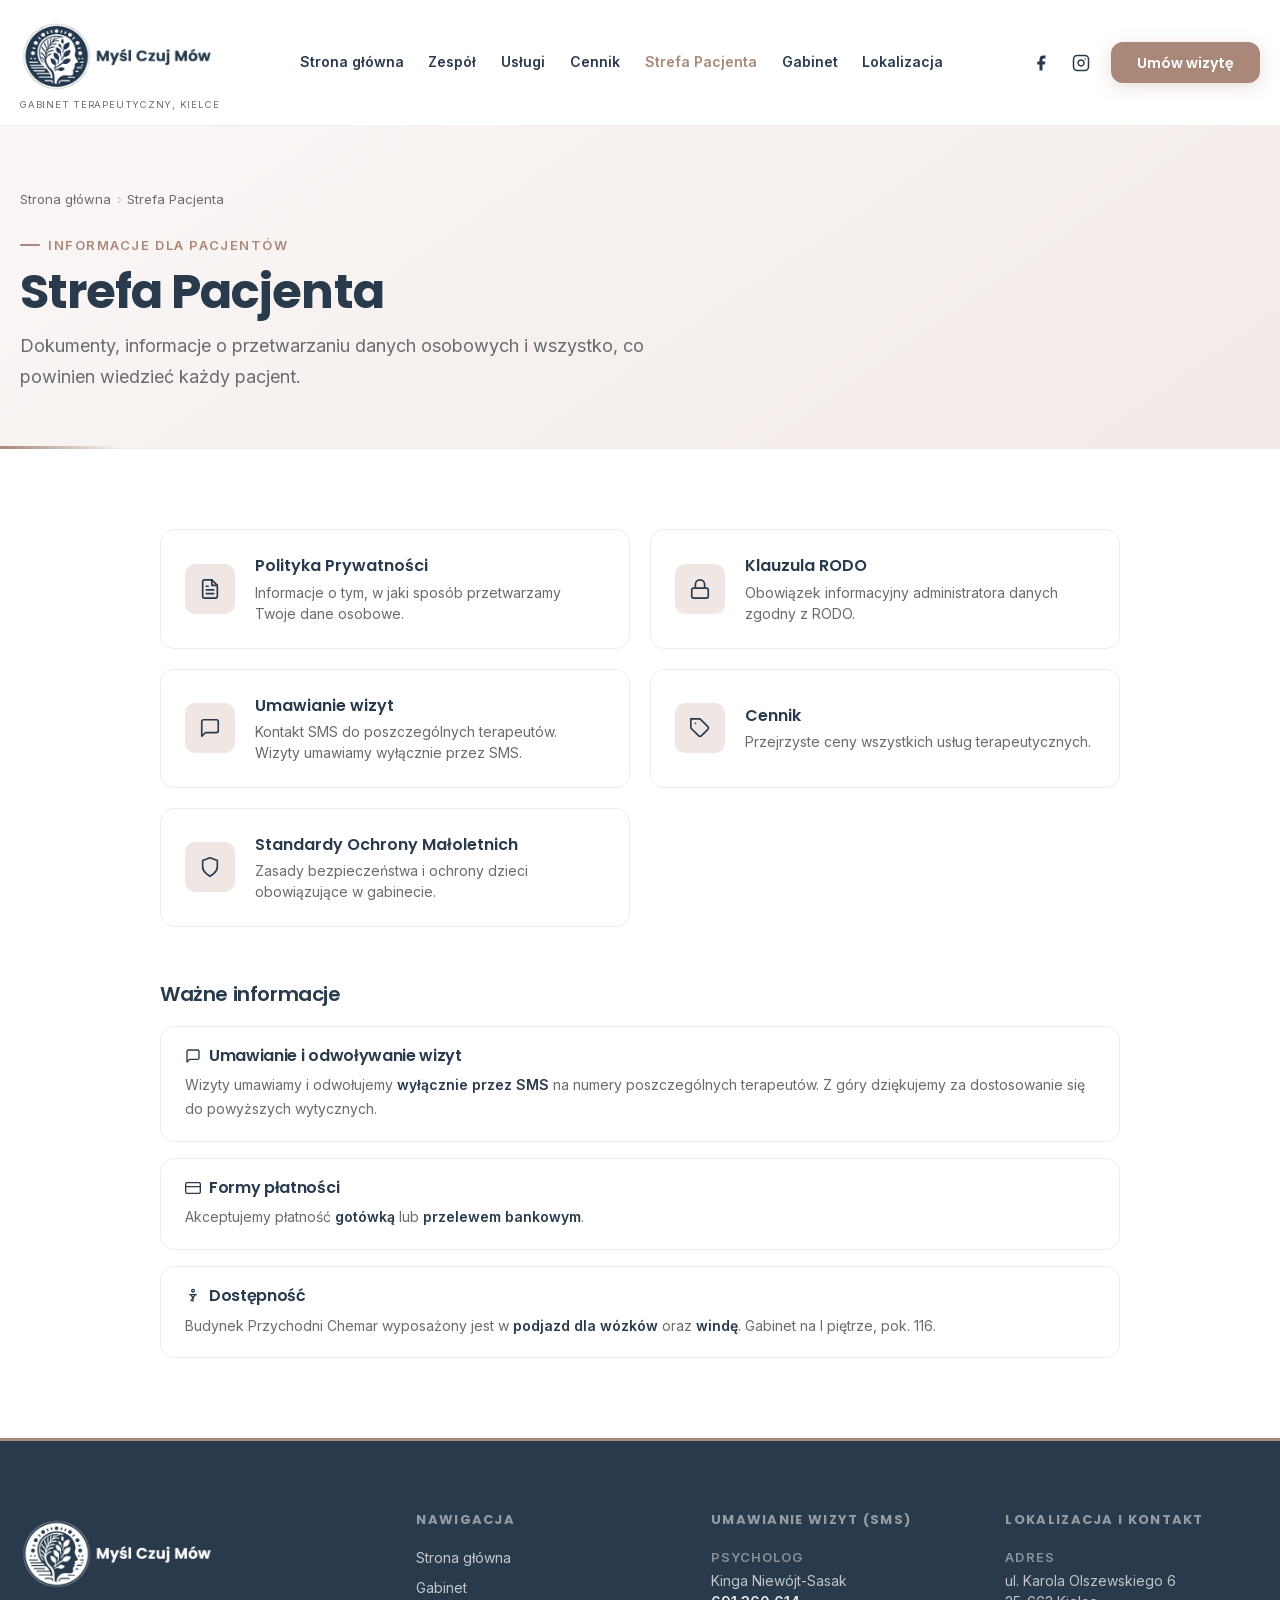
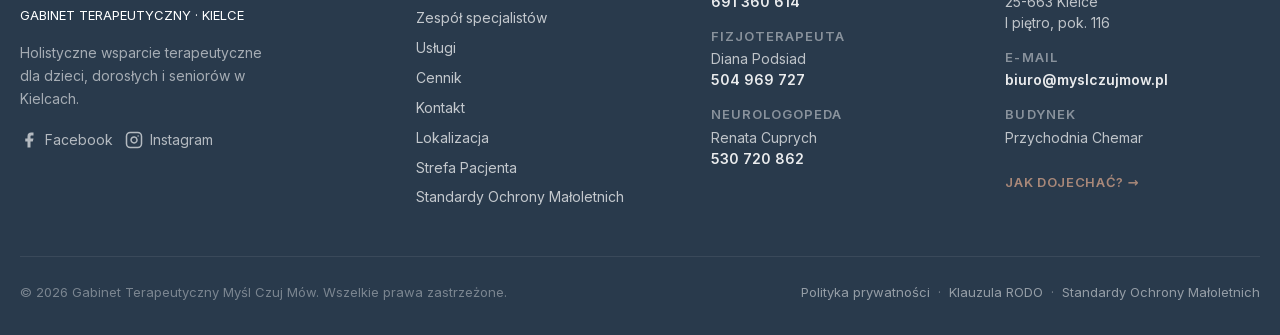
<file: pages/patient-area.html>
<!doctype html>
<html lang="pl">
<head>
  <meta charset="utf-8" />
  <meta name="viewport" content="width=device-width, initial-scale=1" />
  <title>Strefa Pacjenta — Gabinet Myśl Czuj Mów</title>
  <meta name="description" content="Strefa Pacjenta Gabinetu Terapeutycznego Myśl Czuj Mów. Polityka prywatności, klauzula RODO i informacje dla pacjentów." />

  <link rel="stylesheet" href="../css/fonts.css" />
  <link rel="stylesheet" href="../css/variables.css" />
  <link rel="stylesheet" href="../css/style.css" />
  <link rel="stylesheet" href="../css/utilities.css" />
</head>
<body>
  <div id="site-header-placeholder"></div>

  <main id="main">

    <!-- Page hero -->
    <div class="page-hero">
      <div class="container">
        <nav class="page-hero__breadcrumbs" aria-label="Ścieżka nawigacji">
          <a href="../index.html">Strona główna</a>
          <span class="sep">›</span>
          <span aria-current="page">Strefa Pacjenta</span>
        </nav>
        <span class="page-hero__label">Informacje dla pacjentów</span>
        <h1 class="page-hero__title">Strefa Pacjenta</h1>
        <p class="page-hero__lead">
          Dokumenty, informacje o przetwarzaniu danych osobowych i wszystko, co powinien wiedzieć każdy pacjent.
        </p>
      </div>
    </div>

    <section class="section">
      <div class="container" style="max-width:1000px;">

        <!-- Links grid -->
        <div class="patient-links reveal">

          <a href="privacy-policy.html" class="patient-link-card">
            <div class="patient-link-card__icon"><svg xmlns="http://www.w3.org/2000/svg" width="22" height="22" viewBox="0 0 24 24" fill="none" stroke="currentColor" stroke-width="1.8" stroke-linecap="round" stroke-linejoin="round" aria-hidden="true"><path d="M14 2H6a2 2 0 0 0-2 2v16a2 2 0 0 0 2 2h12a2 2 0 0 0 2-2V8z"/><polyline points="14 2 14 8 20 8"/><line x1="16" y1="13" x2="8" y2="13"/><line x1="16" y1="17" x2="8" y2="17"/><polyline points="10 9 9 9 8 9"/></svg></div>
            <div>
              <div class="patient-link-card__title">Polityka Prywatności</div>
              <div class="patient-link-card__desc">Informacje o tym, w jaki sposób przetwarzamy Twoje dane osobowe.</div>
            </div>
          </a>

          <a href="rodo-clause.html" class="patient-link-card">
            <div class="patient-link-card__icon"><svg xmlns="http://www.w3.org/2000/svg" width="22" height="22" viewBox="0 0 24 24" fill="none" stroke="currentColor" stroke-width="1.8" stroke-linecap="round" stroke-linejoin="round" aria-hidden="true"><rect x="3" y="11" width="18" height="11" rx="2" ry="2"/><path d="M7 11V7a5 5 0 0 1 10 0v4"/></svg></div>
            <div>
              <div class="patient-link-card__title">Klauzula RODO</div>
              <div class="patient-link-card__desc">Obowiązek informacyjny administratora danych zgodny z RODO.</div>
            </div>
          </a>

          <a href="contact.html" class="patient-link-card">
            <div class="patient-link-card__icon"><svg xmlns="http://www.w3.org/2000/svg" width="22" height="22" viewBox="0 0 24 24" fill="none" stroke="currentColor" stroke-width="1.8" stroke-linecap="round" stroke-linejoin="round" aria-hidden="true"><path d="M21 15a2 2 0 0 1-2 2H7l-4 4V5a2 2 0 0 1 2-2h14a2 2 0 0 1 2 2z"/></svg></div>
            <div>
              <div class="patient-link-card__title">Umawianie wizyt</div>
              <div class="patient-link-card__desc">Kontakt SMS do poszczególnych terapeutów. Wizyty umawiamy wyłącznie przez SMS.</div>
            </div>
          </a>

          <a href="pricing.html" class="patient-link-card">
            <div class="patient-link-card__icon"><svg xmlns="http://www.w3.org/2000/svg" width="22" height="22" viewBox="0 0 24 24" fill="none" stroke="currentColor" stroke-width="1.8" stroke-linecap="round" stroke-linejoin="round" aria-hidden="true"><path d="M20.59 13.41l-7.17 7.17a2 2 0 0 1-2.83 0L2 12V2h10l8.59 8.59a2 2 0 0 1 0 2.82z"/><line x1="7" y1="7" x2="7.01" y2="7"/></svg></div>
            <div>
              <div class="patient-link-card__title">Cennik</div>
              <div class="patient-link-card__desc">Przejrzyste ceny wszystkich usług terapeutycznych.</div>
            </div>
          </a>

          <a href="minors-protection.html" class="patient-link-card">
            <div class="patient-link-card__icon"><svg xmlns="http://www.w3.org/2000/svg" width="22" height="22" viewBox="0 0 24 24" fill="none" stroke="currentColor" stroke-width="1.8" stroke-linecap="round" stroke-linejoin="round" aria-hidden="true"><path d="M12 22s8-4 8-10V5l-8-3-8 3v7c0 6 8 10 8 10z"/></svg></div>
            <div>
              <div class="patient-link-card__title">Standardy Ochrony Małoletnich</div>
              <div class="patient-link-card__desc">Zasady bezpieczeństwa i ochrony dzieci obowiązujące w gabinecie.</div>
            </div>
          </a>

        </div>

        <!-- Info block -->
        <div style="margin-top:3.5rem;" class="reveal reveal-delay-1">
          <h2 style="font-size:1.25rem; margin-bottom:1.25rem;">Ważne informacje</h2>

          <div style="display:flex; flex-direction:column; gap:1rem;">

            <div style="padding:1.25rem 1.5rem; background:#fff; border:1px solid var(--neutral-200); border-radius:var(--radius-lg);">
              <h3 style="font-size:1rem; margin-bottom:0.5rem; display:flex; align-items:center; gap:0.5rem;"><svg xmlns="http://www.w3.org/2000/svg" width="16" height="16" viewBox="0 0 24 24" fill="none" stroke="currentColor" stroke-width="2" stroke-linecap="round" stroke-linejoin="round" aria-hidden="true"><path d="M21 15a2 2 0 0 1-2 2H7l-4 4V5a2 2 0 0 1 2-2h14a2 2 0 0 1 2 2z"/></svg> Umawianie i odwoływanie wizyt</h3>
              <p style="font-size:var(--fs-sm); color:var(--muted); margin:0; line-height:1.7;">
                Wizyty umawiamy i odwołujemy <strong style="color:var(--brand-navy);">wyłącznie przez SMS</strong> na numery poszczególnych terapeutów. Z góry dziękujemy za dostosowanie się do powyższych wytycznych.
              </p>
            </div>

            <div style="padding:1.25rem 1.5rem; background:#fff; border:1px solid var(--neutral-200); border-radius:var(--radius-lg);">
              <h3 style="font-size:1rem; margin-bottom:0.5rem; display:flex; align-items:center; gap:0.5rem;"><svg xmlns="http://www.w3.org/2000/svg" width="16" height="16" viewBox="0 0 24 24" fill="none" stroke="currentColor" stroke-width="2" stroke-linecap="round" stroke-linejoin="round" aria-hidden="true"><rect x="1" y="4" width="22" height="16" rx="2" ry="2"/><line x1="1" y1="10" x2="23" y2="10"/></svg> Formy płatności</h3>
              <p style="font-size:var(--fs-sm); color:var(--muted); margin:0; line-height:1.7;">
                Akceptujemy płatność <strong style="color:var(--brand-navy);">gotówką</strong> lub <strong style="color:var(--brand-navy);">przelewem bankowym</strong>.
              </p>
            </div>

            <div style="padding:1.25rem 1.5rem; background:#fff; border:1px solid var(--neutral-200); border-radius:var(--radius-lg);">
              <h3 style="font-size:1rem; margin-bottom:0.5rem; display:flex; align-items:center; gap:0.5rem;"><svg xmlns="http://www.w3.org/2000/svg" width="16" height="16" viewBox="0 0 24 24" fill="none" stroke="currentColor" stroke-width="2" stroke-linecap="round" stroke-linejoin="round" aria-hidden="true"><circle cx="12" cy="4" r="2"/><path d="M7 10h10"/><path d="m15.1 10.4-3.1 4.4v5.2"/><path d="M8.9 10.4 12 14.8"/><path d="m12 14.8-3.1 4.4"/></svg> Dostępność</h3>
              <p style="font-size:var(--fs-sm); color:var(--muted); margin:0; line-height:1.7;">
                Budynek Przychodni Chemar wyposażony jest w <strong style="color:var(--brand-navy);">podjazd dla wózków</strong> oraz <strong style="color:var(--brand-navy);">windę</strong>. Gabinet na I piętrze, pok. 116.
              </p>
            </div>

          </div>
        </div>

      </div>
    </section>

  </main>

  <div id="site-footer-placeholder"></div>
  <script defer src="../js/include-partials.js"></script>
  <script defer src="../js/utils.js"></script>
  <script defer src="../js/app.js"></script>
  <script defer src="../js/ui.js"></script>
</body>
</html>
</file>
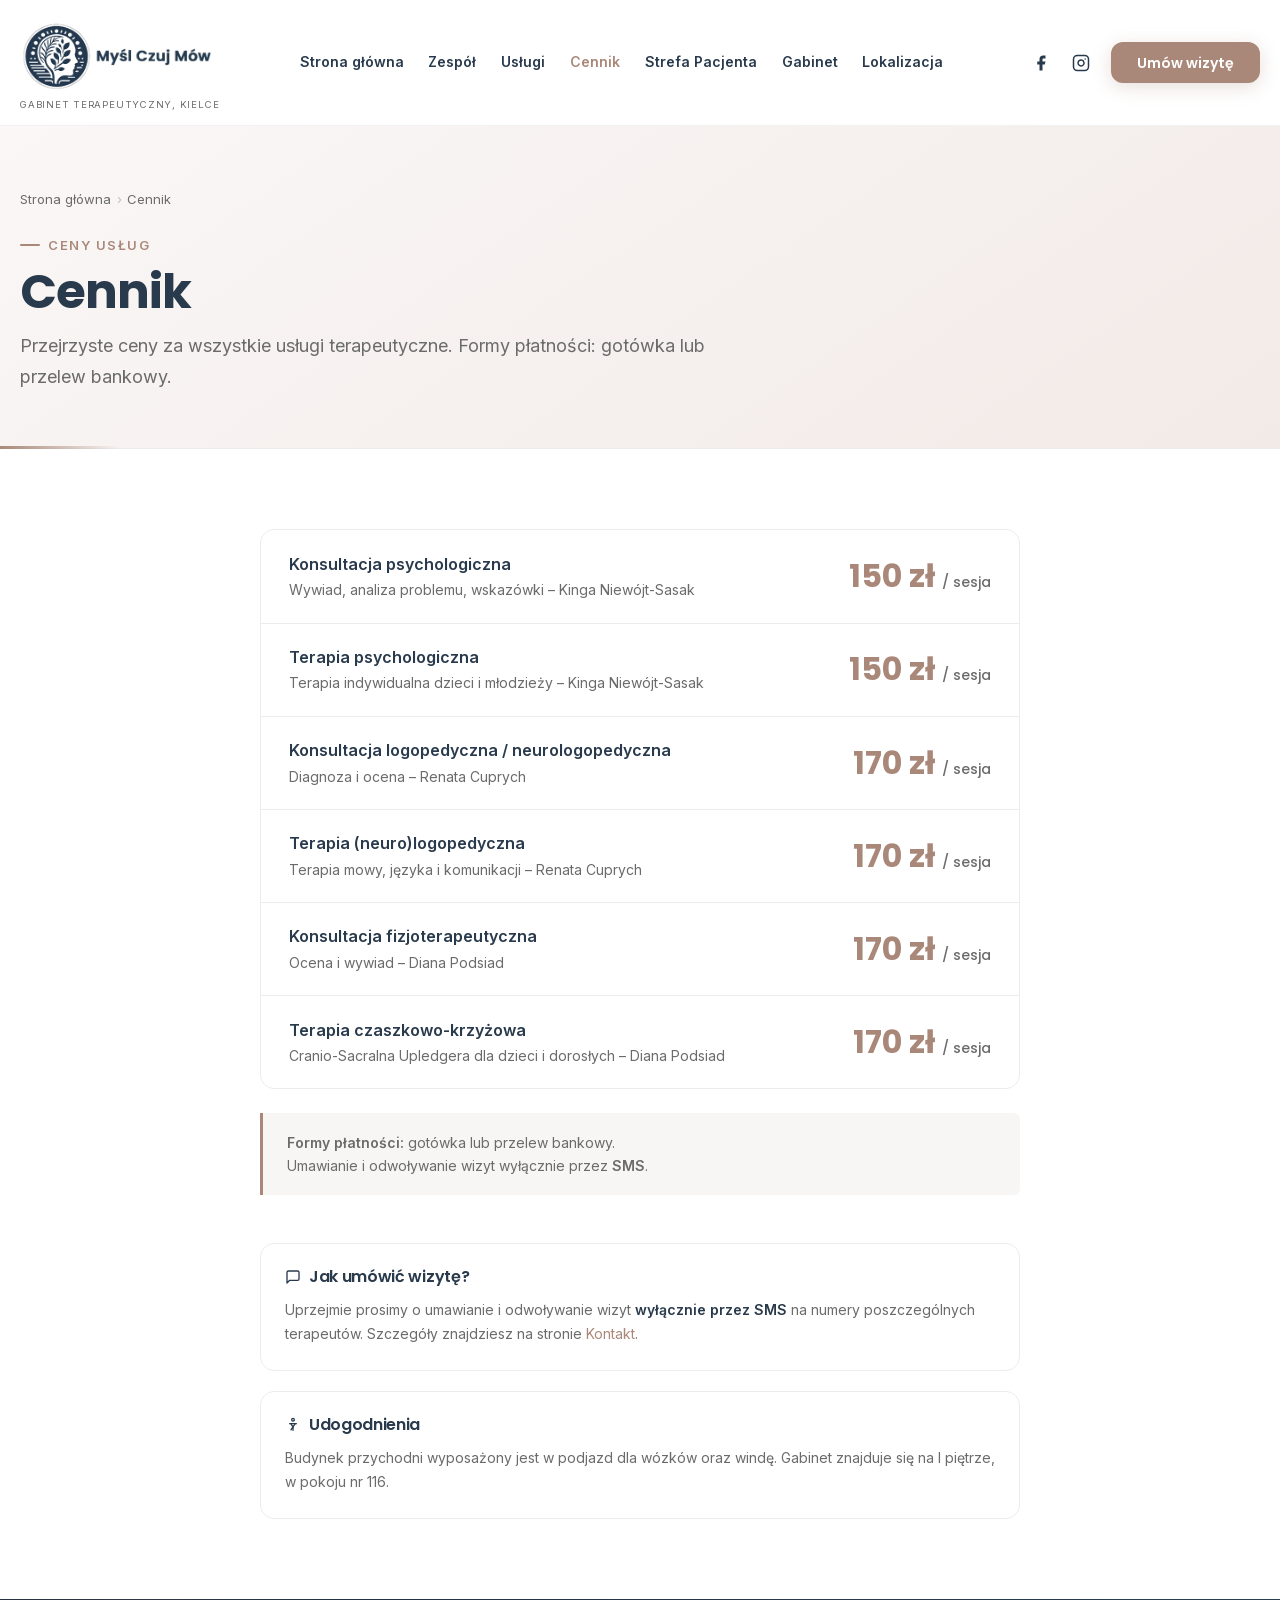
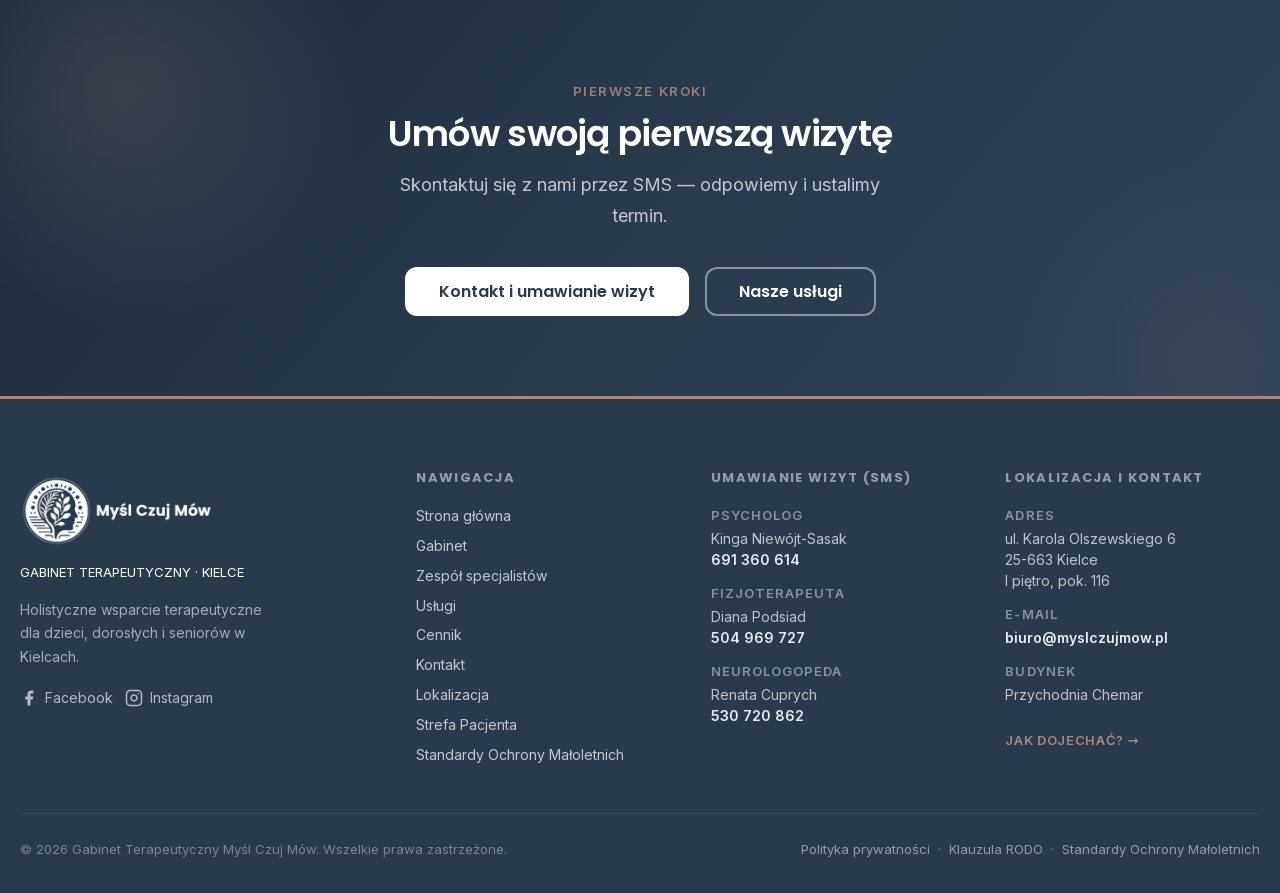
<file: pages/pricing.html>
<!doctype html>
<html lang="pl">
<head>
  <meta charset="utf-8" />
  <meta name="viewport" content="width=device-width, initial-scale=1" />
  <title>Cennik — Gabinet Myśl Czuj Mów</title>
  <meta name="description" content="Cennik usług Gabinetu Terapeutycznego Myśl Czuj Mów w Kielcach. Konsultacje i terapia od 150 zł. Formy płatności: gotówka, przelew." />

  <link rel="stylesheet" href="../css/fonts.css" />
  <link rel="stylesheet" href="../css/variables.css" />
  <link rel="stylesheet" href="../css/style.css" />
  <link rel="stylesheet" href="../css/utilities.css" />
</head>
<body>
  <div id="site-header-placeholder"></div>

  <main id="main">

    <!-- Page hero -->
    <div class="page-hero">
      <div class="container">
        <nav class="page-hero__breadcrumbs" aria-label="Ścieżka nawigacji">
          <a href="../index.html">Strona główna</a>
          <span class="sep">›</span>
          <span aria-current="page">Cennik</span>
        </nav>
        <span class="page-hero__label">Ceny usług</span>
        <h1 class="page-hero__title">Cennik</h1>
        <p class="page-hero__lead">
          Przejrzyste ceny za wszystkie usługi terapeutyczne. Formy płatności: gotówka lub przelew bankowy.
        </p>
      </div>
    </div>

    <!-- Pricing list -->
    <section class="section">
      <div class="container">
        <div style="max-width:760px; margin:0 auto;">

          <div class="reveal">
            <div class="pricing-list">

              <div class="pricing-item">
                <div class="pricing-item__info">
                  <div class="pricing-item__label">Konsultacja psychologiczna</div>
                  <div class="pricing-item__sub">Wywiad, analiza problemu, wskazówki – Kinga Niewójt-Sasak</div>
                </div>
                <div class="pricing-item__price">150 zł <small>/ sesja</small></div>
              </div>

              <div class="pricing-item">
                <div class="pricing-item__info">
                  <div class="pricing-item__label">Terapia psychologiczna</div>
                  <div class="pricing-item__sub">Terapia indywidualna dzieci i młodzieży – Kinga Niewójt-Sasak</div>
                </div>
                <div class="pricing-item__price">150 zł <small>/ sesja</small></div>
              </div>

              <div class="pricing-item">
                <div class="pricing-item__info">
                  <div class="pricing-item__label">Konsultacja logopedyczna / neurologopedyczna</div>
                  <div class="pricing-item__sub">Diagnoza i ocena – Renata Cuprych</div>
                </div>
                <div class="pricing-item__price">170 zł <small>/ sesja</small></div>
              </div>

              <div class="pricing-item">
                <div class="pricing-item__info">
                  <div class="pricing-item__label">Terapia (neuro)logopedyczna</div>
                  <div class="pricing-item__sub">Terapia mowy, języka i komunikacji – Renata Cuprych</div>
                </div>
                <div class="pricing-item__price">170 zł <small>/ sesja</small></div>
              </div>

              <div class="pricing-item">
                <div class="pricing-item__info">
                  <div class="pricing-item__label">Konsultacja fizjoterapeutyczna</div>
                  <div class="pricing-item__sub">Ocena i wywiad – Diana Podsiad</div>
                </div>
                <div class="pricing-item__price">170 zł <small>/ sesja</small></div>
              </div>

              <div class="pricing-item">
                <div class="pricing-item__info">
                  <div class="pricing-item__label">Terapia czaszkowo-krzyżowa</div>
                  <div class="pricing-item__sub">Cranio-Sacralna Upledgera dla dzieci i dorosłych – Diana Podsiad</div>
                </div>
                <div class="pricing-item__price">170 zł <small>/ sesja</small></div>
              </div>

            </div>

            <div class="pricing-note reveal reveal-delay-1">
              <strong>Formy płatności:</strong> gotówka lub przelew bankowy.<br>
              Umawianie i odwoływanie wizyt wyłącznie przez <strong>SMS</strong>.
            </div>
          </div>

          <!-- Info cards -->
          <div style="display:grid; grid-template-columns:1fr; gap:1.25rem; margin-top:3rem;" class="reveal reveal-delay-2">

            <div style="background:#fff; border:1px solid var(--neutral-200); border-radius:var(--radius-lg); padding:1.5rem;">
              <h3 style="font-size:1rem; margin-bottom:0.75rem; display:flex; align-items:center; gap:0.5rem;"><svg xmlns="http://www.w3.org/2000/svg" width="16" height="16" viewBox="0 0 24 24" fill="none" stroke="currentColor" stroke-width="2" stroke-linecap="round" stroke-linejoin="round" aria-hidden="true"><path d="M21 15a2 2 0 0 1-2 2H7l-4 4V5a2 2 0 0 1 2-2h14a2 2 0 0 1 2 2z"/></svg> Jak umówić wizytę?</h3>
              <p style="font-size:var(--fs-sm); color:var(--muted); line-height:1.7; margin:0;">
                Uprzejmie prosimy o umawianie i odwoływanie wizyt <strong style="color:var(--brand-navy);">wyłącznie przez SMS</strong> na numery poszczególnych terapeutów. Szczegóły znajdziesz na stronie <a href="contact.html" style="color:var(--accent);">Kontakt</a>.
              </p>
            </div>

            <div style="background:#fff; border:1px solid var(--neutral-200); border-radius:var(--radius-lg); padding:1.5rem;">
              <h3 style="font-size:1rem; margin-bottom:0.75rem; display:flex; align-items:center; gap:0.5rem;"><svg xmlns="http://www.w3.org/2000/svg" width="16" height="16" viewBox="0 0 24 24" fill="none" stroke="currentColor" stroke-width="2" stroke-linecap="round" stroke-linejoin="round" aria-hidden="true"><circle cx="12" cy="4" r="2"/><path d="M7 10h10"/><path d="m15.1 10.4-3.1 4.4v5.2"/><path d="M8.9 10.4 12 14.8"/><path d="m12 14.8-3.1 4.4"/></svg> Udogodnienia</h3>
              <p style="font-size:var(--fs-sm); color:var(--muted); line-height:1.7; margin:0;">
                Budynek przychodni wyposażony jest w podjazd dla wózków oraz windę. Gabinet znajduje się na I piętrze, w pokoju nr 116.
              </p>
            </div>

          </div>

        </div>
      </div>
    </section>

    <!-- CTA -->
    <section class="cta-band">
      <div class="container">
        <div class="cta-band__inner">
          <span class="cta-band__label">Pierwsze kroki</span>
          <h2 class="cta-band__title">Umów swoją pierwszą wizytę</h2>
          <p class="cta-band__text">Skontaktuj się z nami przez SMS — odpowiemy i ustalimy termin.</p>
          <div class="cta-band__actions">
            <a href="contact.html" class="btn btn--white btn--lg">Kontakt i umawianie wizyt</a>
            <a href="services.html" class="btn btn--outline-white btn--lg">Nasze usługi</a>
          </div>
        </div>
      </div>
    </section>

  </main>

  <div id="site-footer-placeholder"></div>
  <script defer src="../js/include-partials.js"></script>
  <script defer src="../js/utils.js"></script>
  <script defer src="../js/app.js"></script>
  <script defer src="../js/ui.js"></script>
</body>
</html>
</file>
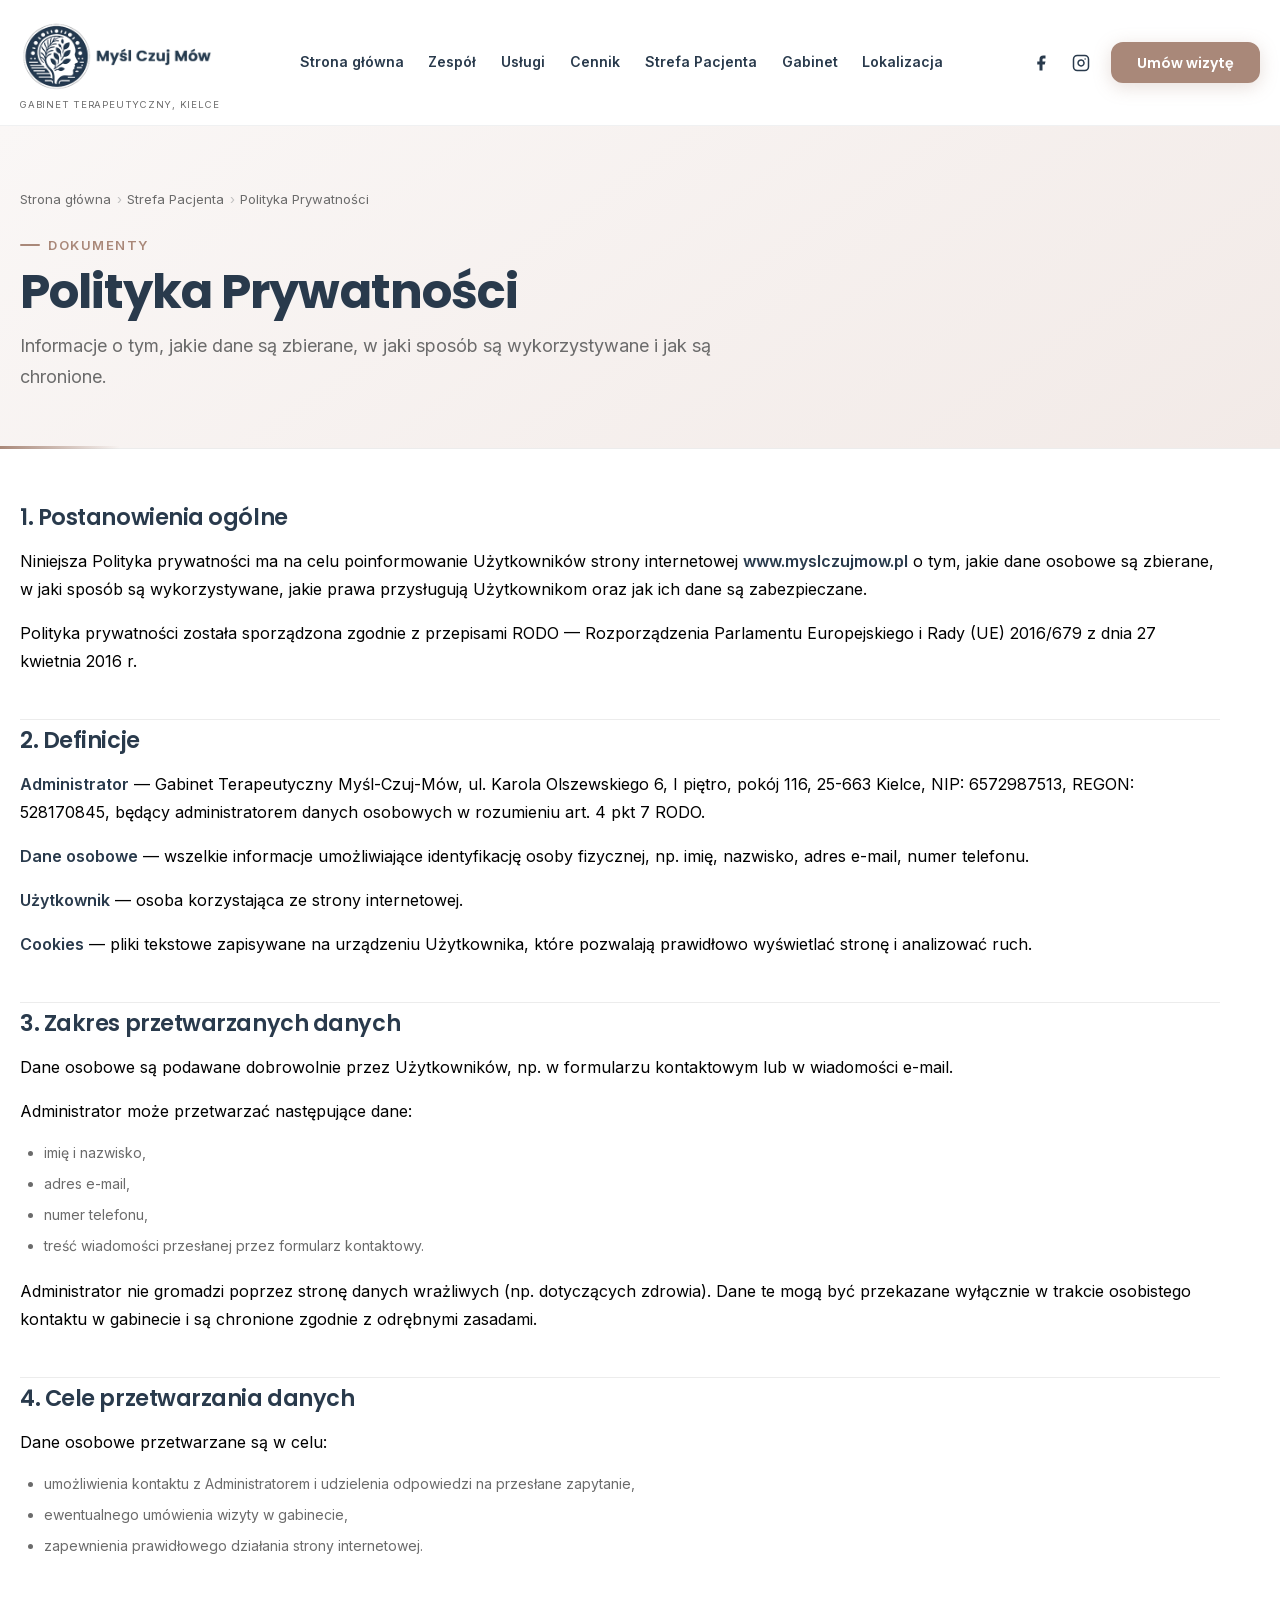
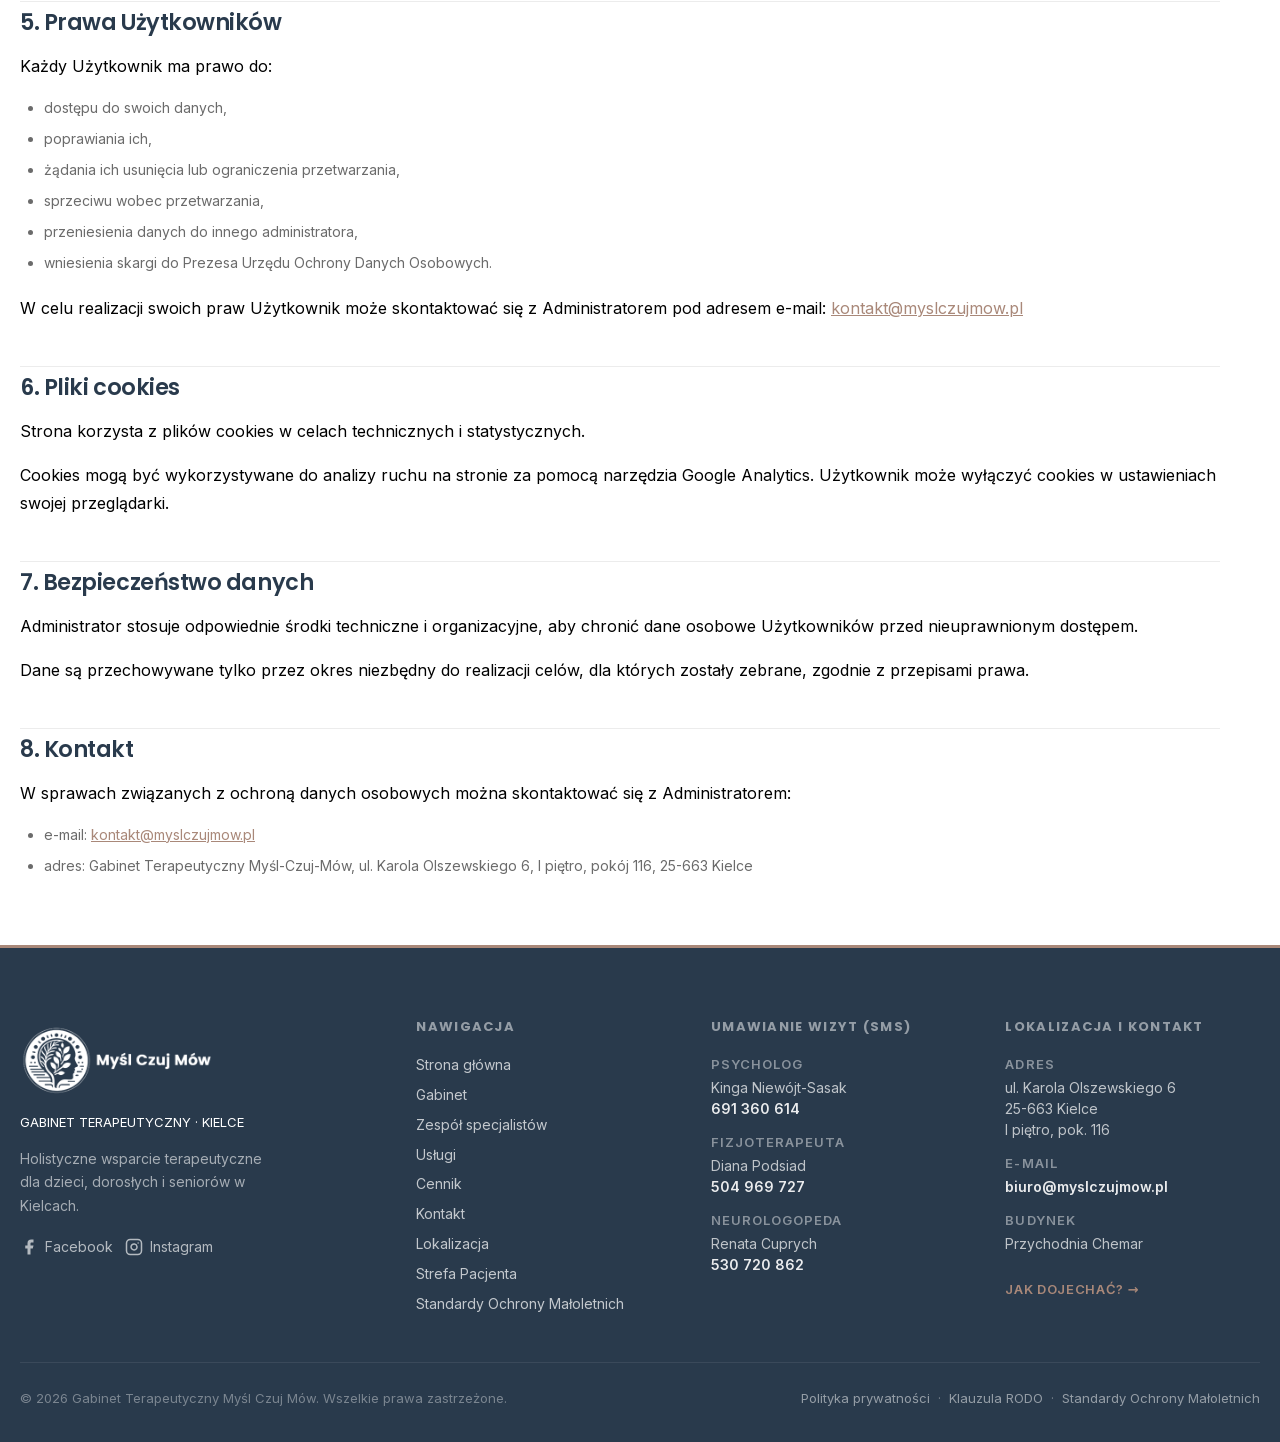
<file: pages/privacy-policy.html>
<!doctype html>
<html lang="pl">
<head>
  <meta charset="utf-8" />
  <meta name="viewport" content="width=device-width, initial-scale=1" />
  <title>Polityka Prywatności — Gabinet Myśl Czuj Mów</title>
  <meta name="description" content="Polityka Prywatności Gabinetu Terapeutycznego Myśl Czuj Mów. Informacje o przetwarzaniu danych osobowych użytkowników strony." />

  <link rel="stylesheet" href="../css/fonts.css" />
  <link rel="stylesheet" href="../css/variables.css" />
  <link rel="stylesheet" href="../css/style.css" />
  <link rel="stylesheet" href="../css/utilities.css" />
</head>
<body>
  <div id="site-header-placeholder"></div>

  <main id="main">

    <div class="page-hero">
      <div class="container">
        <nav class="page-hero__breadcrumbs" aria-label="Ścieżka nawigacji">
          <a href="../index.html">Strona główna</a>
          <span class="sep">›</span>
          <a href="patient-area.html">Strefa Pacjenta</a>
          <span class="sep">›</span>
          <span aria-current="page">Polityka Prywatności</span>
        </nav>
        <span class="page-hero__label">Dokumenty</span>
        <h1 class="page-hero__title">Polityka Prywatności</h1>
        <p class="page-hero__lead">Informacje o tym, jakie dane są zbierane, w jaki sposób są wykorzystywane i jak są chronione.</p>
      </div>
    </div>

    <section class="section--sm section">
      <div class="container">
        <div class="prose">

          <h2>1. Postanowienia ogólne</h2>
          <p>Niniejsza Polityka prywatności ma na celu poinformowanie Użytkowników strony internetowej <strong>www.myslczujmow.pl</strong> o tym, jakie dane osobowe są zbierane, w jaki sposób są wykorzystywane, jakie prawa przysługują Użytkownikom oraz jak ich dane są zabezpieczane.</p>
          <p>Polityka prywatności została sporządzona zgodnie z przepisami RODO — Rozporządzenia Parlamentu Europejskiego i Rady (UE) 2016/679 z dnia 27 kwietnia 2016 r.</p>

          <h2>2. Definicje</h2>
          <p><strong>Administrator</strong> — Gabinet Terapeutyczny Myśl-Czuj-Mów, ul. Karola Olszewskiego 6, I piętro, pokój 116, 25-663 Kielce, NIP: 6572987513, REGON: 528170845, będący administratorem danych osobowych w rozumieniu art. 4 pkt 7 RODO.</p>
          <p><strong>Dane osobowe</strong> — wszelkie informacje umożliwiające identyfikację osoby fizycznej, np. imię, nazwisko, adres e-mail, numer telefonu.</p>
          <p><strong>Użytkownik</strong> — osoba korzystająca ze strony internetowej.</p>
          <p><strong>Cookies</strong> — pliki tekstowe zapisywane na urządzeniu Użytkownika, które pozwalają prawidłowo wyświetlać stronę i analizować ruch.</p>

          <h2>3. Zakres przetwarzanych danych</h2>
          <p>Dane osobowe są podawane dobrowolnie przez Użytkowników, np. w formularzu kontaktowym lub w wiadomości e-mail.</p>
          <p>Administrator może przetwarzać następujące dane:</p>
          <ul>
            <li>imię i nazwisko,</li>
            <li>adres e-mail,</li>
            <li>numer telefonu,</li>
            <li>treść wiadomości przesłanej przez formularz kontaktowy.</li>
          </ul>
          <p>Administrator nie gromadzi poprzez stronę danych wrażliwych (np. dotyczących zdrowia). Dane te mogą być przekazane wyłącznie w trakcie osobistego kontaktu w gabinecie i są chronione zgodnie z odrębnymi zasadami.</p>

          <h2>4. Cele przetwarzania danych</h2>
          <p>Dane osobowe przetwarzane są w celu:</p>
          <ul>
            <li>umożliwienia kontaktu z Administratorem i udzielenia odpowiedzi na przesłane zapytanie,</li>
            <li>ewentualnego umówienia wizyty w gabinecie,</li>
            <li>zapewnienia prawidłowego działania strony internetowej.</li>
          </ul>

          <h2>5. Prawa Użytkowników</h2>
          <p>Każdy Użytkownik ma prawo do:</p>
          <ul>
            <li>dostępu do swoich danych,</li>
            <li>poprawiania ich,</li>
            <li>żądania ich usunięcia lub ograniczenia przetwarzania,</li>
            <li>sprzeciwu wobec przetwarzania,</li>
            <li>przeniesienia danych do innego administratora,</li>
            <li>wniesienia skargi do Prezesa Urzędu Ochrony Danych Osobowych.</li>
          </ul>
          <p>W celu realizacji swoich praw Użytkownik może skontaktować się z Administratorem pod adresem e-mail: <a href="mailto:kontakt@myslczujmow.pl">kontakt@myslczujmow.pl</a></p>

          <h2>6. Pliki cookies</h2>
          <p>Strona korzysta z plików cookies w celach technicznych i statystycznych.</p>
          <p>Cookies mogą być wykorzystywane do analizy ruchu na stronie za pomocą narzędzia Google Analytics. Użytkownik może wyłączyć cookies w ustawieniach swojej przeglądarki.</p>

          <h2>7. Bezpieczeństwo danych</h2>
          <p>Administrator stosuje odpowiednie środki techniczne i organizacyjne, aby chronić dane osobowe Użytkowników przed nieuprawnionym dostępem.</p>
          <p>Dane są przechowywane tylko przez okres niezbędny do realizacji celów, dla których zostały zebrane, zgodnie z przepisami prawa.</p>

          <h2>8. Kontakt</h2>
          <p>W sprawach związanych z ochroną danych osobowych można skontaktować się z Administratorem:</p>
          <ul>
            <li>e-mail: <a href="mailto:kontakt@myslczujmow.pl">kontakt@myslczujmow.pl</a></li>
            <li>adres: Gabinet Terapeutyczny Myśl-Czuj-Mów, ul. Karola Olszewskiego 6, I piętro, pokój 116, 25-663 Kielce</li>
          </ul>

        </div>
      </div>
    </section>

  </main>

  <div id="site-footer-placeholder"></div>
  <script defer src="../js/include-partials.js"></script>
  <script defer src="../js/utils.js"></script>
  <script defer src="../js/app.js"></script>
  <script defer src="../js/ui.js"></script>
</body>
</html>
</file>
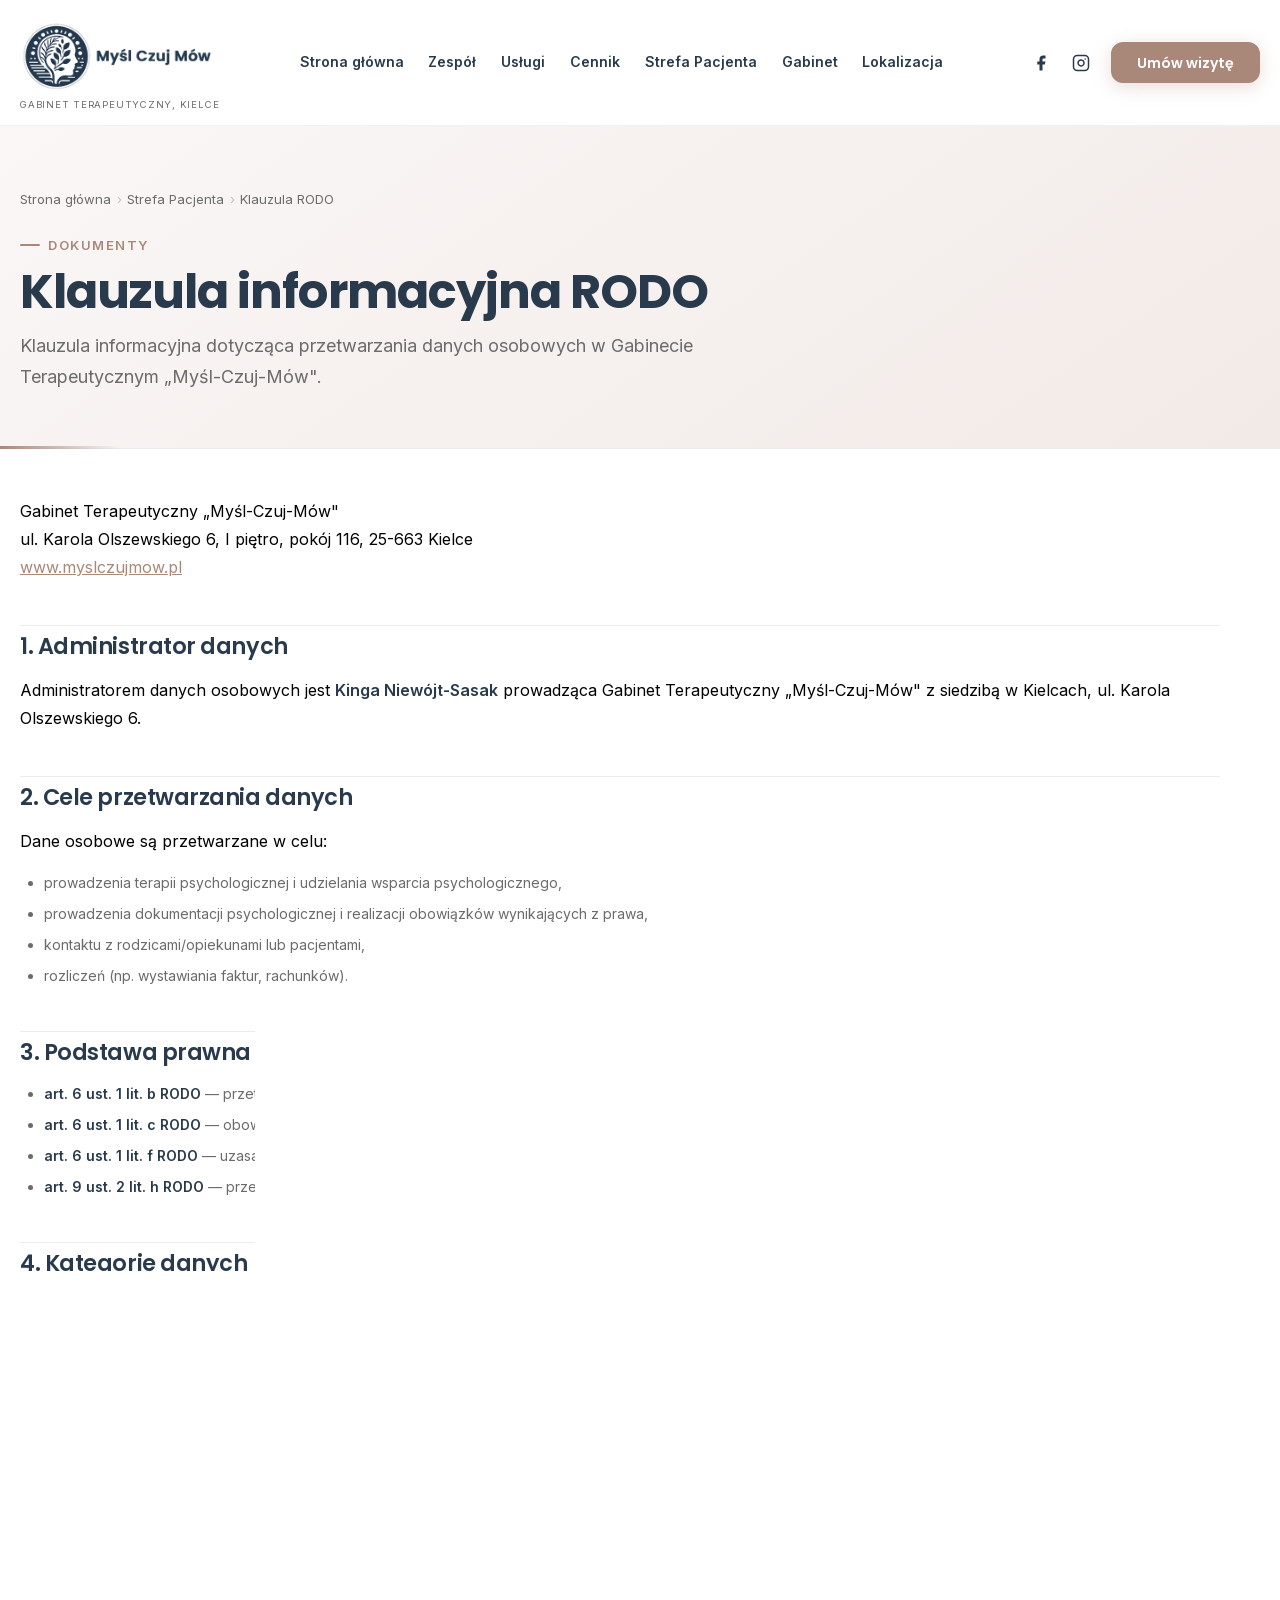
<file: pages/rodo-clause.html>
<!doctype html>
<html lang="pl">
<head>
  <meta charset="utf-8" />
  <meta name="viewport" content="width=device-width, initial-scale=1" />
  <title>Klauzula RODO — Gabinet Myśl Czuj Mów</title>
  <meta name="description" content="Klauzula informacyjna dotycząca przetwarzania danych osobowych — Gabinet Terapeutyczny Myśl Czuj Mów." />

  <link rel="stylesheet" href="../css/fonts.css" />
  <link rel="stylesheet" href="../css/variables.css" />
  <link rel="stylesheet" href="../css/style.css" />
  <link rel="stylesheet" href="../css/utilities.css" />
</head>
<body>
  <div id="site-header-placeholder"></div>

  <main id="main">

    <div class="page-hero">
      <div class="container">
        <nav class="page-hero__breadcrumbs" aria-label="Ścieżka nawigacji">
          <a href="../index.html">Strona główna</a>
          <span class="sep">›</span>
          <a href="patient-area.html">Strefa Pacjenta</a>
          <span class="sep">›</span>
          <span aria-current="page">Klauzula RODO</span>
        </nav>
        <span class="page-hero__label">Dokumenty</span>
        <h1 class="page-hero__title">Klauzula informacyjna RODO</h1>
        <p class="page-hero__lead">Klauzula informacyjna dotycząca przetwarzania danych osobowych w Gabinecie Terapeutycznym „Myśl-Czuj-Mów".</p>
      </div>
    </div>

    <section class="section--sm section">
      <div class="container">
        <div class="prose">

          <p>Gabinet Terapeutyczny „Myśl-Czuj-Mów"<br>
          ul. Karola Olszewskiego 6, I piętro, pokój 116, 25-663 Kielce<br>
          <a href="https://www.myslczujmow.pl">www.myslczujmow.pl</a></p>

          <h2>1. Administrator danych</h2>
          <p>Administratorem danych osobowych jest <strong>Kinga Niewójt-Sasak</strong> prowadząca Gabinet Terapeutyczny „Myśl-Czuj-Mów" z siedzibą w Kielcach, ul. Karola Olszewskiego 6.</p>

          <h2>2. Cele przetwarzania danych</h2>
          <p>Dane osobowe są przetwarzane w celu:</p>
          <ul>
            <li>prowadzenia terapii psychologicznej i udzielania wsparcia psychologicznego,</li>
            <li>prowadzenia dokumentacji psychologicznej i realizacji obowiązków wynikających z prawa,</li>
            <li>kontaktu z rodzicami/opiekunami lub pacjentami,</li>
            <li>rozliczeń (np. wystawiania faktur, rachunków).</li>
          </ul>

          <h2>3. Podstawa prawna przetwarzania</h2>
          <ul>
            <li><strong>art. 6 ust. 1 lit. b RODO</strong> — przetwarzanie niezbędne do wykonania umowy (umowa o świadczenie usług psychologicznych),</li>
            <li><strong>art. 6 ust. 1 lit. c RODO</strong> — obowiązek prawny ciążący na administratorze (np. prowadzenie dokumentacji),</li>
            <li><strong>art. 6 ust. 1 lit. f RODO</strong> — uzasadniony interes administratora (np. ochrona przed roszczeniami),</li>
            <li><strong>art. 9 ust. 2 lit. h RODO</strong> — przetwarzanie szczególnych kategorii danych (dot. zdrowia) w celu diagnozy, terapii i wsparcia psychologicznego.</li>
          </ul>

          <h2>4. Kategorie danych</h2>
          <p>Przetwarzane dane mogą obejmować:</p>
          <ul>
            <li>dane identyfikacyjne (imię, nazwisko, PESEL, adres),</li>
            <li>dane kontaktowe (telefon, e-mail),</li>
            <li>dane szczególnej kategorii: informacje o stanie zdrowia, funkcjonowaniu dziecka, diagnozach, opiniach specjalistycznych.</li>
          </ul>

          <h2>5. Odbiorcy danych</h2>
          <p>Dane mogą być przekazywane wyłącznie:</p>
          <ul>
            <li>podmiotom uprawnionym na podstawie przepisów prawa (np. sąd, policja, OPS),</li>
            <li>księgowości (w zakresie danych finansowych),</li>
            <li>innym specjalistom współpracującym z gabinetem — wyłącznie za zgodą rodzica/opiekuna.</li>
          </ul>

          <h2>6. Przechowywanie danych</h2>
          <p>Dane w dokumentacji psychologicznej są przechowywane zgodnie z przepisami prawa i zasadami wykonywania zawodu psychologa (min. 5 lat od zakończenia terapii). Dane finansowe — zgodnie z wymogami prawa podatkowego (5 lat). Po upływie okresu przechowywania dane są bezpiecznie usuwane lub niszczone.</p>

          <h2>7. Prawa osób, których dane dotyczą</h2>
          <p>Każda osoba, której dane są przetwarzane, ma prawo do:</p>
          <ul>
            <li>dostępu do danych i otrzymania ich kopii,</li>
            <li>sprostowania (poprawienia) danych,</li>
            <li>ograniczenia przetwarzania,</li>
            <li>wniesienia sprzeciwu wobec przetwarzania (jeśli odbywa się na podstawie uzasadnionego interesu),</li>
            <li>przeniesienia danych (jeżeli przetwarzanie odbywa się na podstawie zgody lub umowy),</li>
            <li>wniesienia skargi do Prezesa Urzędu Ochrony Danych Osobowych, jeśli uzna, że dane są przetwarzane niezgodnie z prawem.</li>
          </ul>

          <h2>8. Dobrowolność podania danych</h2>
          <p>Podanie danych osobowych jest dobrowolne, jednak niezbędne do realizacji terapii i współpracy z gabinetem. Brak podania danych może uniemożliwić świadczenie usług psychologicznych.</p>

          <h2>9. Zautomatyzowane decyzje i profilowanie</h2>
          <p>Dane nie są wykorzystywane do zautomatyzowanego podejmowania decyzji ani profilowania.</p>

          <h2>10. Kontakt</h2>
          <p>W sprawach związanych z danymi osobowymi można kontaktować się bezpośrednio z administratorem:<br>
          e-mail: <a href="mailto:kontakt@myslczujmow.pl">kontakt@myslczujmow.pl</a></p>

        </div>
      </div>
    </section>

  </main>

  <div id="site-footer-placeholder"></div>
  <script defer src="../js/include-partials.js"></script>
  <script defer src="../js/utils.js"></script>
  <script defer src="../js/app.js"></script>
  <script defer src="../js/ui.js"></script>
</body>
</html>
</file>
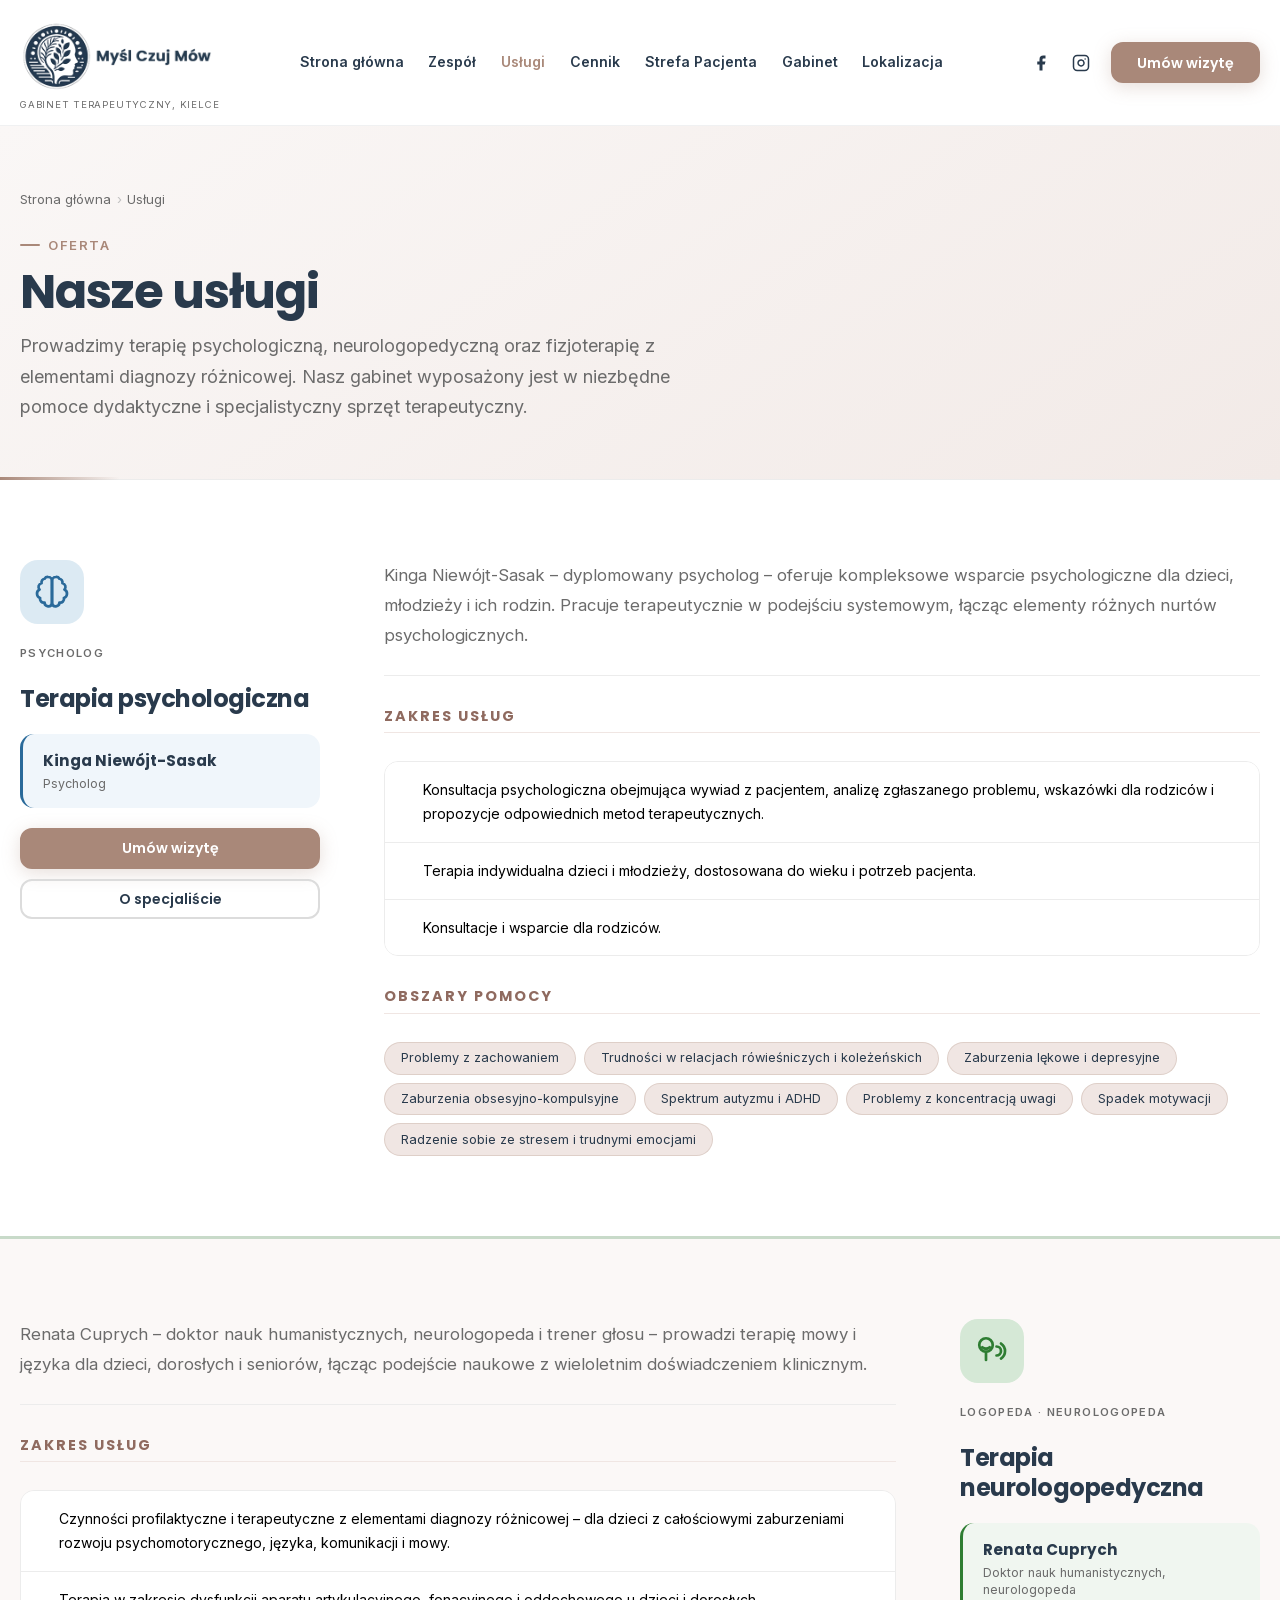
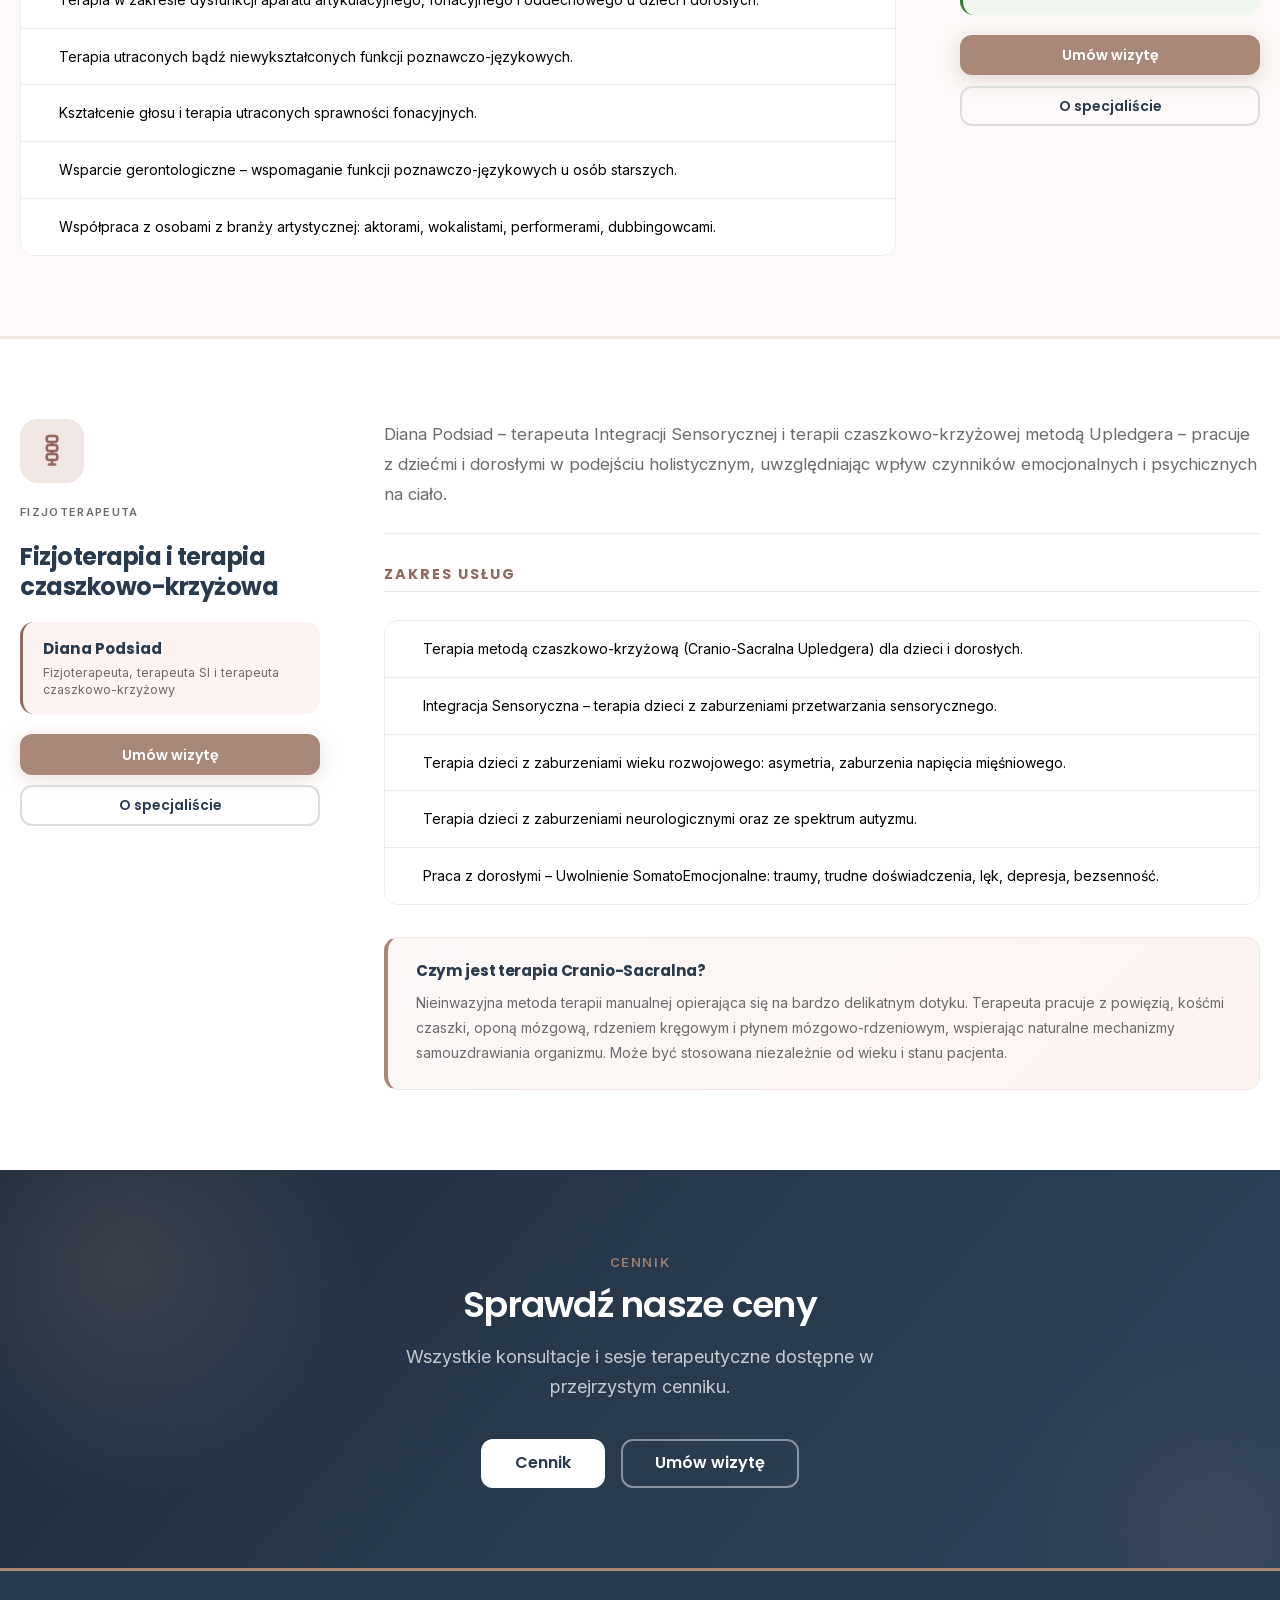
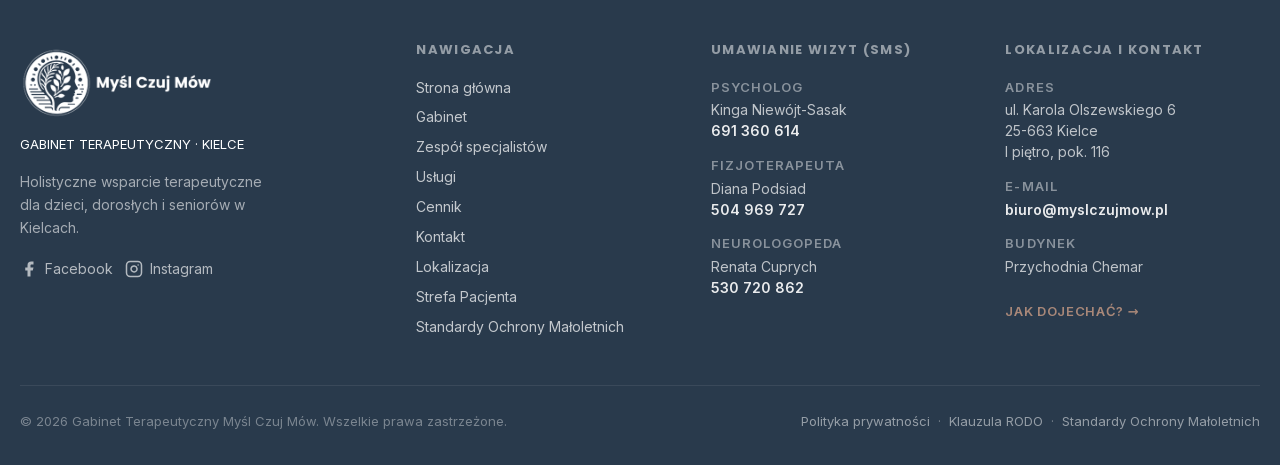
<file: pages/services.html>
<!doctype html>
<html lang="pl">
<head>
  <meta charset="utf-8" />
  <meta name="viewport" content="width=device-width, initial-scale=1" />
  <title>Usługi — Gabinet Myśl Czuj Mów</title>
  <meta name="description" content="Oferta gabinetu Myśl Czuj Mów: terapia psychologiczna, neurologopedyczna i fizjoterapia (terapia czaszkowo-krzyżowa) dla dzieci, dorosłych i seniorów." />

  <link rel="stylesheet" href="../css/fonts.css" />
  <link rel="stylesheet" href="../css/variables.css" />
  <link rel="stylesheet" href="../css/style.css" />
  <link rel="stylesheet" href="../css/utilities.css" />
</head>
<body>
  <div id="site-header-placeholder"></div>

  <main id="main">

    <!-- Page hero -->
    <div class="page-hero">
      <div class="container">
        <nav class="page-hero__breadcrumbs" aria-label="Ścieżka nawigacji">
          <a href="../index.html">Strona główna</a>
          <span class="sep">›</span>
          <span aria-current="page">Usługi</span>
        </nav>
        <span class="page-hero__label">Oferta</span>
        <h1 class="page-hero__title">Nasze usługi</h1>
        <p class="page-hero__lead">
          Prowadzimy terapię psychologiczną, neurologopedyczną oraz fizjoterapię z elementami diagnozy różnicowej. Nasz gabinet wyposażony jest w niezbędne pomoce dydaktyczne i specjalistyczny sprzęt terapeutyczny.
        </p>
      </div>
    </div>

    <!-- ══════════════════════════════════════════════
         PSYCHOLOGIA
    ══════════════════════════════════════════════ -->
    <section class="svc-section svc-section--psych" id="psychologia" aria-labelledby="psych-heading">
      <div class="container">
        <div class="svc-layout reveal">

          <!-- Left: specialist sidebar -->
          <aside class="svc-aside">
            <div class="svc-icon svc-icon--psych">
              <!-- brain / psychology -->
              <svg xmlns="http://www.w3.org/2000/svg" width="26" height="26" viewBox="0 0 24 24" fill="none" stroke="currentColor" stroke-width="1.8" stroke-linecap="round" stroke-linejoin="round" aria-hidden="true"><path d="M9.5 2A2.5 2.5 0 0 1 12 4.5v15a2.5 2.5 0 0 1-4.96-.44 2.5 2.5 0 0 1-2.96-3.08 3 3 0 0 1-.34-5.58 2.5 2.5 0 0 1 1.32-4.24 2.5 2.5 0 0 1 1.98-3A2.5 2.5 0 0 1 9.5 2Z"/><path d="M14.5 2A2.5 2.5 0 0 0 12 4.5v15a2.5 2.5 0 0 0 4.96-.44 2.5 2.5 0 0 0 2.96-3.08 3 3 0 0 0 .34-5.58 2.5 2.5 0 0 0-1.32-4.24 2.5 2.5 0 0 0-1.98-3A2.5 2.5 0 0 0 14.5 2Z"/></svg>
            </div>
            <p class="svc-aside__label">Psycholog</p>
            <h2 id="psych-heading" class="svc-aside__title">Terapia psychologiczna</h2>
            <div class="svc-specialist-card svc-specialist-card--psych">
              <div class="svc-specialist-card__name">Kinga Niewójt-Sasak</div>
              <div class="svc-specialist-card__role">Psycholog</div>
            </div>
            <div class="svc-aside__actions">
              <a href="contact.html" class="btn btn--primary">Umów wizytę</a>
              <a href="team.html#kinga" class="btn btn--ghost">O specjaliście</a>
            </div>
          </aside>

          <!-- Right: service content -->
          <div class="svc-content">
            <p class="svc-lead">
              Kinga Niewójt-Sasak – dyplomowany psycholog – oferuje kompleksowe wsparcie psychologiczne dla dzieci, młodzieży i ich rodzin. Pracuje terapeutycznie w podejściu systemowym, łącząc elementy różnych nurtów psychologicznych.
            </p>

            <div class="svc-block">
              <h3 class="svc-block__title">Zakres usług</h3>
              <ul class="svc-list">
                <li>Konsultacja psychologiczna obejmująca wywiad z pacjentem, analizę zgłaszanego problemu, wskazówki dla rodziców i propozycje odpowiednich metod terapeutycznych.</li>
                <li>Terapia indywidualna dzieci i młodzieży, dostosowana do wieku i potrzeb pacjenta.</li>
                <li>Konsultacje i wsparcie dla rodziców.</li>
              </ul>
            </div>

            <div class="svc-block">
              <h3 class="svc-block__title">Obszary pomocy</h3>
              <div class="svc-tags">
                <span class="svc-tag">Problemy z zachowaniem</span>
                <span class="svc-tag">Trudności w relacjach rówieśniczych i koleżeńskich</span>
                <span class="svc-tag">Zaburzenia lękowe i depresyjne</span>
                <span class="svc-tag">Zaburzenia obsesyjno-kompulsyjne</span>
                <span class="svc-tag">Spektrum autyzmu i ADHD</span>
                <span class="svc-tag">Problemy z koncentracją uwagi</span>
                <span class="svc-tag">Spadek motywacji</span>
                <span class="svc-tag">Radzenie sobie ze stresem i trudnymi emocjami</span>
              </div>
            </div>
          </div>

        </div>
      </div>
    </section>

    <!-- ══════════════════════════════════════════════
         LOGOPEDIA
    ══════════════════════════════════════════════ -->
    <section class="svc-section svc-section--logo" id="logopedia" aria-labelledby="logo-heading">
      <div class="container">
        <div class="svc-layout svc-layout--reverse reveal">

          <!-- Content first in source, visually right on desktop -->
          <div class="svc-content">
            <p class="svc-lead">
              Renata Cuprych – doktor nauk humanistycznych, neurologopeda i trener głosu – prowadzi terapię mowy i języka dla dzieci, dorosłych i seniorów, łącząc podejście naukowe z wieloletnim doświadczeniem klinicznym.
            </p>

            <div class="svc-block">
              <h3 class="svc-block__title">Zakres usług</h3>
              <ul class="svc-list">
                <li>Czynności profilaktyczne i terapeutyczne z elementami diagnozy różnicowej – dla dzieci z całościowymi zaburzeniami rozwoju psychomotorycznego, języka, komunikacji i mowy.</li>
                <li>Terapia w zakresie dysfunkcji aparatu artykulacyjnego, fonacyjnego i oddechowego u dzieci i dorosłych.</li>
                <li>Terapia utraconych bądź niewykształconych funkcji poznawczo-językowych.</li>
                <li>Kształcenie głosu i terapia utraconych sprawności fonacyjnych.</li>
                <li>Wsparcie gerontologiczne – wspomaganie funkcji poznawczo-językowych u osób starszych.</li>
                <li>Współpraca z osobami z branży artystycznej: aktorami, wokalistami, performerami, dubbingowcami.</li>
              </ul>
            </div>
          </div>

          <!-- Specialist sidebar -->
          <aside class="svc-aside">
            <div class="svc-icon svc-icon--logo">
              <svg xmlns="http://www.w3.org/2000/svg" width="26" height="26" viewBox="0 0 24 24" fill="none" stroke="currentColor" stroke-width="1.8" stroke-linecap="round" stroke-linejoin="round" aria-hidden="true"><circle cx="8" cy="8" r="4.5"/><path d="M5.5 9.5Q8 11.5 10.5 9.5"/><path d="M8 12.5v5.5"/><path d="M15 9a3 3 0 0 1 0 6"/><path d="M18 7a6 6 0 0 1 0 10"/></svg>
            </div>
            <p class="svc-aside__label">Logopeda · Neurologopeda</p>
            <h2 id="logo-heading" class="svc-aside__title">Terapia neurologopedyczna</h2>
            <div class="svc-specialist-card svc-specialist-card--logo">
              <div class="svc-specialist-card__name">Renata Cuprych</div>
              <div class="svc-specialist-card__role">Doktor nauk humanistycznych, neurologopeda</div>
            </div>
            <div class="svc-aside__actions">
              <a href="contact.html" class="btn btn--primary">Umów wizytę</a>
              <a href="team.html#renata" class="btn btn--ghost">O specjaliście</a>
            </div>
          </aside>

        </div>
      </div>
    </section>

    <!-- ══════════════════════════════════════════════
         FIZJOTERAPIA
    ══════════════════════════════════════════════ -->
    <section class="svc-section svc-section--fizjo" id="fizjoterapia" aria-labelledby="fizjo-heading">
      <div class="container">
        <div class="svc-layout reveal">

          <!-- Left: specialist sidebar -->
          <aside class="svc-aside">
            <div class="svc-icon svc-icon--fizjo">
              <svg xmlns="http://www.w3.org/2000/svg" width="26" height="26" viewBox="0 0 24 24" fill="none" stroke="currentColor" stroke-width="1.8" stroke-linecap="round" stroke-linejoin="round" aria-hidden="true"><rect x="8.5" y="2" width="7" height="4" rx="1.5"/><rect x="8.5" y="8" width="7" height="4" rx="1.5"/><rect x="8.5" y="14" width="7" height="4" rx="1.5"/><line x1="12" y1="6" x2="12" y2="8"/><line x1="12" y1="12" x2="12" y2="14"/><line x1="12" y1="18" x2="12" y2="21"/><path d="M10 21h4"/></svg>
            </div>
            <p class="svc-aside__label">Fizjoterapeuta</p>
            <h2 id="fizjo-heading" class="svc-aside__title">Fizjoterapia i terapia czaszkowo-krzyżowa</h2>
            <div class="svc-specialist-card svc-specialist-card--fizjo">
              <div class="svc-specialist-card__name">Diana Podsiad</div>
              <div class="svc-specialist-card__role">Fizjoterapeuta, terapeuta SI i terapeuta czaszkowo-krzyżowy</div>
            </div>
            <div class="svc-aside__actions">
              <a href="contact.html" class="btn btn--primary">Umów wizytę</a>
              <a href="team.html#diana" class="btn btn--ghost">O specjaliście</a>
            </div>
          </aside>

          <!-- Right: service content -->
          <div class="svc-content">
            <p class="svc-lead">
              Diana Podsiad – terapeuta Integracji Sensorycznej i terapii czaszkowo-krzyżowej metodą Upledgera – pracuje z dziećmi i dorosłymi w podejściu holistycznym, uwzględniając wpływ czynników emocjonalnych i psychicznych na ciało.
            </p>

            <div class="svc-block">
              <h3 class="svc-block__title">Zakres usług</h3>
              <ul class="svc-list">
                <li>Terapia metodą czaszkowo-krzyżową (Cranio-Sacralna Upledgera) dla dzieci i dorosłych.</li>
                <li>Integracja Sensoryczna – terapia dzieci z zaburzeniami przetwarzania sensorycznego.</li>
                <li>Terapia dzieci z zaburzeniami wieku rozwojowego: asymetria, zaburzenia napięcia mięśniowego.</li>
                <li>Terapia dzieci z zaburzeniami neurologicznymi oraz ze spektrum autyzmu.</li>
                <li>Praca z dorosłymi – Uwolnienie SomatoEmocjonalne: traumy, trudne doświadczenia, lęk, depresja, bezsenność.</li>
              </ul>
            </div>

            <div class="svc-callout">
              <h3 class="svc-callout__title">Czym jest terapia Cranio-Sacralna?</h3>
              <p class="svc-callout__text">
                Nieinwazyjna metoda terapii manualnej opierająca się na bardzo delikatnym dotyku. Terapeuta pracuje z powięzią, kośćmi czaszki, oponą mózgową, rdzeniem kręgowym i płynem mózgowo-rdzeniowym, wspierając naturalne mechanizmy samouzdrawiania organizmu. Może być stosowana niezależnie od wieku i stanu pacjenta.
              </p>
            </div>
          </div>

        </div>
      </div>
    </section>

    <!-- CTA -->
    <section class="cta-band">
      <div class="container">
        <div class="cta-band__inner">
          <span class="cta-band__label">Cennik</span>
          <h2 class="cta-band__title">Sprawdź nasze ceny</h2>
          <p class="cta-band__text">Wszystkie konsultacje i sesje terapeutyczne dostępne w przejrzystym cenniku.</p>
          <div class="cta-band__actions">
            <a href="pricing.html" class="btn btn--white btn--lg">Cennik</a>
            <a href="contact.html" class="btn btn--outline-white btn--lg">Umów wizytę</a>
          </div>
        </div>
      </div>
    </section>

  </main>

  <div id="site-footer-placeholder"></div>
  <script defer src="../js/include-partials.js"></script>
  <script defer src="../js/utils.js"></script>
  <script defer src="../js/app.js"></script>
  <script defer src="../js/ui.js"></script>
</body>
</html>
</file>
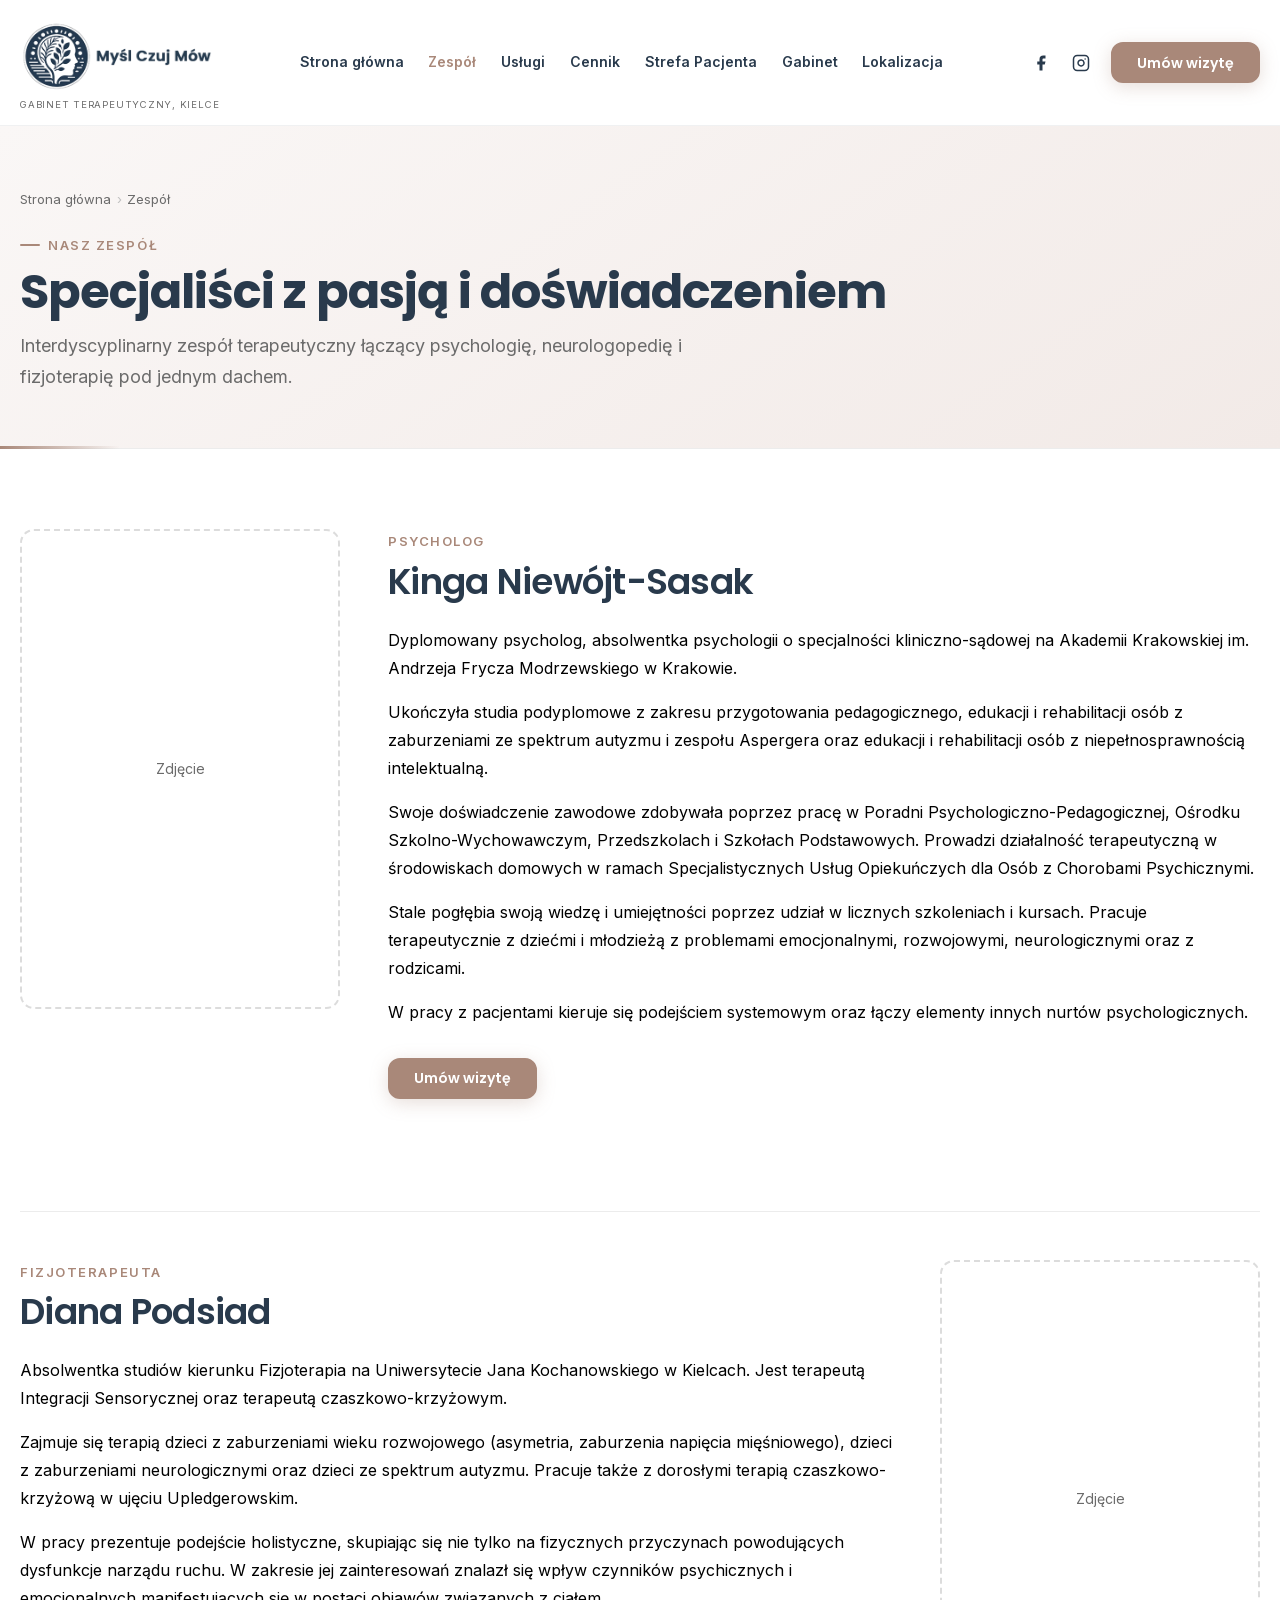
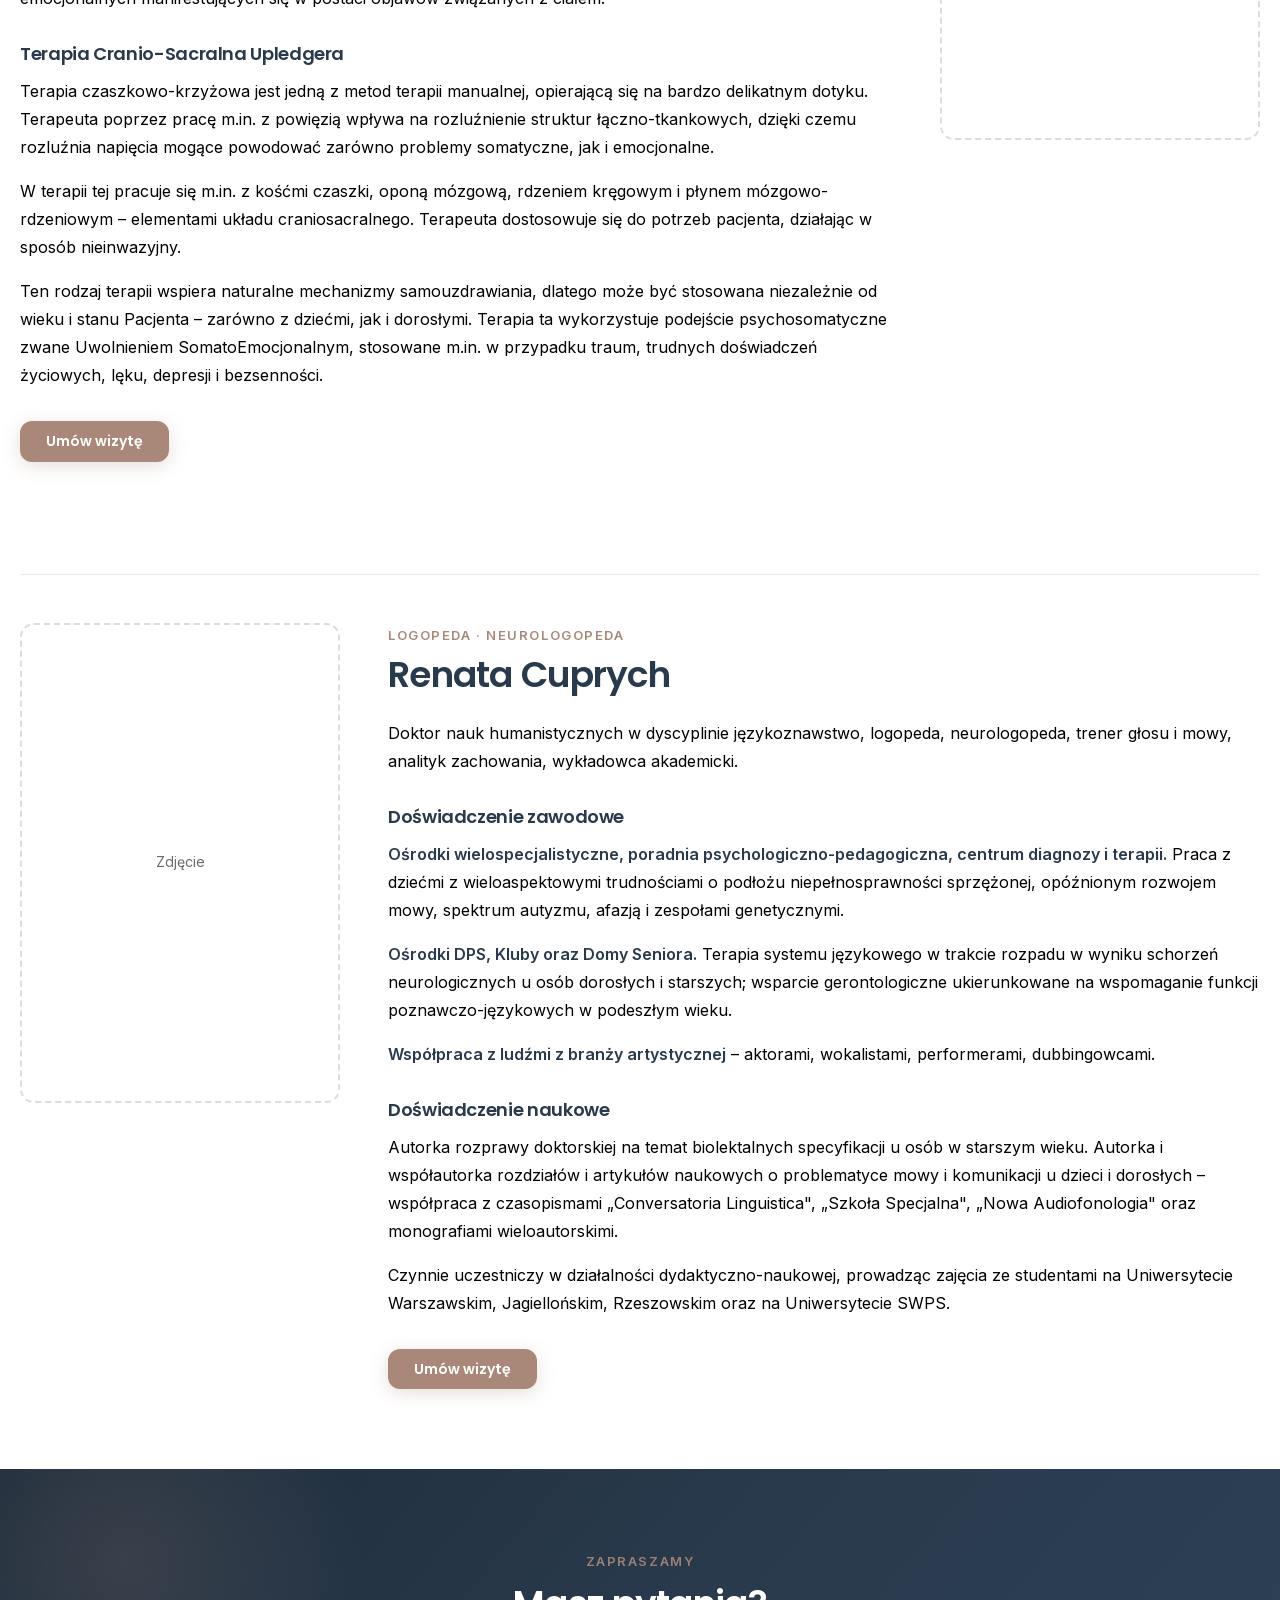
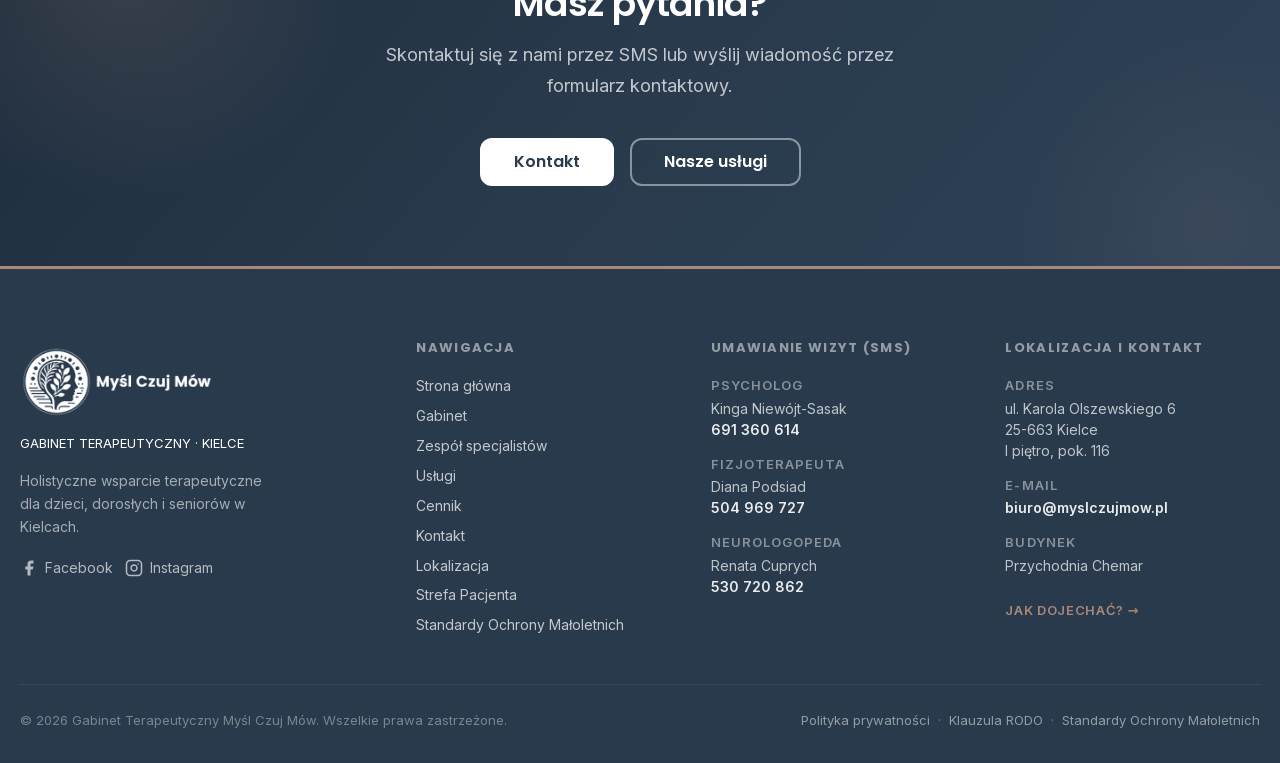
<file: pages/team.html>
<!doctype html>
<html lang="pl">
<head>
  <meta charset="utf-8" />
  <meta name="viewport" content="width=device-width, initial-scale=1" />
  <title>Zespół Specjalistów — Gabinet Myśl Czuj Mów</title>
  <meta name="description" content="Poznaj nasz interdyscyplinarny zespół: Kinga Niewójt-Sasak (psycholog), Diana Podsiad (fizjoterapeuta) i Renata Cuprych (neurologopeda)." />

  <link rel="stylesheet" href="../css/fonts.css" />
  <link rel="stylesheet" href="../css/variables.css" />
  <link rel="stylesheet" href="../css/style.css" />
  <link rel="stylesheet" href="../css/utilities.css" />
</head>
<body>
  <div id="site-header-placeholder"></div>

  <main id="main">

    <!-- Page hero -->
    <div class="page-hero">
      <div class="container">
        <nav class="page-hero__breadcrumbs" aria-label="Ścieżka nawigacji">
          <a href="../index.html">Strona główna</a>
          <span class="sep">›</span>
          <span aria-current="page">Zespół</span>
        </nav>
        <span class="page-hero__label">Nasz zespół</span>
        <h1 class="page-hero__title">Specjaliści z pasją i doświadczeniem</h1>
        <p class="page-hero__lead">
          Interdyscyplinarny zespół terapeutyczny łączący psychologię, neurologopedię i fizjoterapię pod jednym dachem.
        </p>
      </div>
    </div>

    <!-- Team profiles -->
    <section class="section">
      <div class="container">

        <!-- ── Kinga Niewójt-Sasak ── -->
        <div class="team-profile" id="kinga">
          <div class="team-profile__grid reveal">
            <div class="team-profile__photo-col">
              <!-- ZASTĄP -->
              <div class="team-profile__photo-placeholder">
                Zdjęcie
              </div>
            </div>
            <div class="team-profile__content">
              <span class="team-profile__spec-label">Psycholog</span>
              <h2 class="team-profile__name">Kinga Niewójt-Sasak</h2>
              <div class="prose">
                <p>Dyplomowany psycholog, absolwentka psychologii o specjalności kliniczno-sądowej na Akademii Krakowskiej im. Andrzeja Frycza Modrzewskiego w Krakowie.</p>
                <p>Ukończyła studia podyplomowe z zakresu przygotowania pedagogicznego, edukacji i rehabilitacji osób z zaburzeniami ze spektrum autyzmu i zespołu Aspergera oraz edukacji i rehabilitacji osób z niepełnosprawnością intelektualną.</p>
                <p>Swoje doświadczenie zawodowe zdobywała poprzez pracę w Poradni Psychologiczno-Pedagogicznej, Ośrodku Szkolno-Wychowawczym, Przedszkolach i Szkołach Podstawowych. Prowadzi działalność terapeutyczną w środowiskach domowych w ramach Specjalistycznych Usług Opiekuńczych dla Osób z Chorobami Psychicznymi.</p>
                <p>Stale pogłębia swoją wiedzę i umiejętności poprzez udział w licznych szkoleniach i kursach. Pracuje terapeutycznie z dziećmi i młodzieżą z problemami emocjonalnymi, rozwojowymi, neurologicznymi oraz z rodzicami.</p>
                <p>W pracy z pacjentami kieruje się podejściem systemowym oraz łączy elementy innych nurtów psychologicznych.</p>
              </div>
              <div class="team-profile__cta">
                <a href="contact.html" class="btn btn--primary">Umów wizytę</a>
              </div>
            </div>
          </div>
        </div>

        <hr class="divider" style="margin: 3rem 0;" />

        <!-- ── Diana Podsiad ── -->
        <div class="team-profile" id="diana">
          <div class="team-profile__grid team-profile__grid--reverse reveal">
            <div class="team-profile__photo-col">
              <!-- ZASTĄP -->
              <div class="team-profile__photo-placeholder">
                Zdjęcie
              </div>
            </div>
            <div class="team-profile__content">
              <span class="team-profile__spec-label">Fizjoterapeuta</span>
              <h2 class="team-profile__name">Diana Podsiad</h2>
              <div class="prose">
                <p>Absolwentka studiów kierunku Fizjoterapia na Uniwersytecie Jana Kochanowskiego w Kielcach. Jest terapeutą Integracji Sensorycznej oraz terapeutą czaszkowo-krzyżowym.</p>
                <p>Zajmuje się terapią dzieci z zaburzeniami wieku rozwojowego (asymetria, zaburzenia napięcia mięśniowego), dzieci z zaburzeniami neurologicznymi oraz dzieci ze spektrum autyzmu. Pracuje także z dorosłymi terapią czaszkowo-krzyżową w ujęciu Upledgerowskim.</p>
                <p>W pracy prezentuje podejście holistyczne, skupiając się nie tylko na fizycznych przyczynach powodujących dysfunkcje narządu ruchu. W zakresie jej zainteresowań znalazł się wpływ czynników psychicznych i emocjonalnych manifestujących się w postaci objawów związanych z ciałem.</p>

                <h3>Terapia Cranio-Sacralna Upledgera</h3>
                <p>Terapia czaszkowo-krzyżowa jest jedną z metod terapii manualnej, opierającą się na bardzo delikatnym dotyku. Terapeuta poprzez pracę m.in. z powięzią wpływa na rozluźnienie struktur łączno-tkankowych, dzięki czemu rozluźnia napięcia mogące powodować zarówno problemy somatyczne, jak i emocjonalne.</p>
                <p>W terapii tej pracuje się m.in. z kośćmi czaszki, oponą mózgową, rdzeniem kręgowym i płynem mózgowo-rdzeniowym – elementami układu craniosacralnego. Terapeuta dostosowuje się do potrzeb pacjenta, działając w sposób nieinwazyjny.</p>
                <p>Ten rodzaj terapii wspiera naturalne mechanizmy samouzdrawiania, dlatego może być stosowana niezależnie od wieku i stanu Pacjenta – zarówno z dziećmi, jak i dorosłymi. Terapia ta wykorzystuje podejście psychosomatyczne zwane Uwolnieniem SomatoEmocjonalnym, stosowane m.in. w przypadku traum, trudnych doświadczeń życiowych, lęku, depresji i bezsenności.</p>
              </div>
              <div class="team-profile__cta">
                <a href="contact.html" class="btn btn--primary">Umów wizytę</a>
              </div>
            </div>
          </div>
        </div>

        <hr class="divider" style="margin: 3rem 0;" />

        <!-- ── Renata Cuprych ── -->
        <div class="team-profile" id="renata">
          <div class="team-profile__grid reveal">
            <div class="team-profile__photo-col">
              <!-- ZASTĄP -->
              <div class="team-profile__photo-placeholder">
                Zdjęcie
              </div>
            </div>
            <div class="team-profile__content">
              <span class="team-profile__spec-label">Logopeda · Neurologopeda</span>
              <h2 class="team-profile__name">Renata Cuprych</h2>
              <div class="prose">
                <p>Doktor nauk humanistycznych w dyscyplinie językoznawstwo, logopeda, neurologopeda, trener głosu i mowy, analityk zachowania, wykładowca akademicki.</p>

                <h3>Doświadczenie zawodowe</h3>
                <p><strong>Ośrodki wielospecjalistyczne, poradnia psychologiczno-pedagogiczna, centrum diagnozy i terapii.</strong> Praca z dziećmi z wieloaspektowymi trudnościami o podłożu niepełnosprawności sprzężonej, opóźnionym rozwojem mowy, spektrum autyzmu, afazją i zespołami genetycznymi.</p>
                <p><strong>Ośrodki DPS, Kluby oraz Domy Seniora.</strong> Terapia systemu językowego w trakcie rozpadu w wyniku schorzeń neurologicznych u osób dorosłych i starszych; wsparcie gerontologiczne ukierunkowane na wspomaganie funkcji poznawczo-językowych w podeszłym wieku.</p>
                <p><strong>Współpraca z ludźmi z branży artystycznej</strong> – aktorami, wokalistami, performerami, dubbingowcami.</p>

                <h3>Doświadczenie naukowe</h3>
                <p>Autorka rozprawy doktorskiej na temat biolektalnych specyfikacji u osób w starszym wieku. Autorka i współautorka rozdziałów i artykułów naukowych o problematyce mowy i komunikacji u dzieci i dorosłych – współpraca z czasopismami „Conversatoria Linguistica", „Szkoła Specjalna", „Nowa Audiofonologia" oraz monografiami wieloautorskimi.</p>
                <p>Czynnie uczestniczy w działalności dydaktyczno-naukowej, prowadząc zajęcia ze studentami na Uniwersytecie Warszawskim, Jagiellońskim, Rzeszowskim oraz na Uniwersytecie SWPS.</p>
              </div>
              <div class="team-profile__cta">
                <a href="contact.html" class="btn btn--primary">Umów wizytę</a>
              </div>
            </div>
          </div>
        </div>

      </div>
    </section>

    <!-- CTA -->
    <section class="cta-band">
      <div class="container">
        <div class="cta-band__inner">
          <span class="cta-band__label">Zapraszamy</span>
          <h2 class="cta-band__title">Masz pytania?</h2>
          <p class="cta-band__text">Skontaktuj się z nami przez SMS lub wyślij wiadomość przez formularz kontaktowy.</p>
          <div class="cta-band__actions">
            <a href="contact.html" class="btn btn--white btn--lg">Kontakt</a>
            <a href="services.html" class="btn btn--outline-white btn--lg">Nasze usługi</a>
          </div>
        </div>
      </div>
    </section>

  </main>

  <div id="site-footer-placeholder"></div>
  <script defer src="../js/include-partials.js"></script>
  <script defer src="../js/utils.js"></script>
  <script defer src="../js/app.js"></script>
  <script defer src="../js/ui.js"></script>
</body>
</html>
</file>
<file: css/fonts.css>
/* Inter — latin-ext (polskie znaki) */
@font-face {
  font-family: 'Inter';
  font-style: normal;
  font-weight: 300;
  font-display: swap;
  src: url('../css/fonts/inter-latin-ext.woff2') format('woff2');
  unicode-range: U+0100-02BA, U+02BD-02C5, U+02C7-02CC, U+02CE-02D7, U+02DD-02FF, U+0304, U+0308, U+0329, U+1D00-1DBF, U+1E00-1E9F, U+1EF2-1EFF, U+2020, U+20A0-20AB, U+20AD-20C0, U+2113, U+2C60-2C7F, U+A720-A7FF;
}
@font-face {
  font-family: 'Inter';
  font-style: normal;
  font-weight: 400;
  font-display: swap;
  src: url('../css/fonts/inter-latin-ext.woff2') format('woff2');
  unicode-range: U+0100-02BA, U+02BD-02C5, U+02C7-02CC, U+02CE-02D7, U+02DD-02FF, U+0304, U+0308, U+0329, U+1D00-1DBF, U+1E00-1E9F, U+1EF2-1EFF, U+2020, U+20A0-20AB, U+20AD-20C0, U+2113, U+2C60-2C7F, U+A720-A7FF;
}
@font-face {
  font-family: 'Inter';
  font-style: normal;
  font-weight: 600;
  font-display: swap;
  src: url('../css/fonts/inter-latin-ext.woff2') format('woff2');
  unicode-range: U+0100-02BA, U+02BD-02C5, U+02C7-02CC, U+02CE-02D7, U+02DD-02FF, U+0304, U+0308, U+0329, U+1D00-1DBF, U+1E00-1E9F, U+1EF2-1EFF, U+2020, U+20A0-20AB, U+20AD-20C0, U+2113, U+2C60-2C7F, U+A720-A7FF;
}

/* Inter — latin */
@font-face {
  font-family: 'Inter';
  font-style: normal;
  font-weight: 300;
  font-display: swap;
  src: url('../css/fonts/inter-latin.woff2') format('woff2');
  unicode-range: U+0000-00FF, U+0131, U+0152-0153, U+02BB-02BC, U+02C6, U+02DA, U+02DC, U+0304, U+0308, U+0329, U+2000-206F, U+20AC, U+2122, U+2191, U+2193, U+2212, U+2215, U+FEFF, U+FFFD;
}
@font-face {
  font-family: 'Inter';
  font-style: normal;
  font-weight: 400;
  font-display: swap;
  src: url('../css/fonts/inter-latin.woff2') format('woff2');
  unicode-range: U+0000-00FF, U+0131, U+0152-0153, U+02BB-02BC, U+02C6, U+02DA, U+02DC, U+0304, U+0308, U+0329, U+2000-206F, U+20AC, U+2122, U+2191, U+2193, U+2212, U+2215, U+FEFF, U+FFFD;
}
@font-face {
  font-family: 'Inter';
  font-style: normal;
  font-weight: 600;
  font-display: swap;
  src: url('../css/fonts/inter-latin.woff2') format('woff2');
  unicode-range: U+0000-00FF, U+0131, U+0152-0153, U+02BB-02BC, U+02C6, U+02DA, U+02DC, U+0304, U+0308, U+0329, U+2000-206F, U+20AC, U+2122, U+2191, U+2193, U+2212, U+2215, U+FEFF, U+FFFD;
}

/* Poppins 500 — latin-ext */
@font-face {
  font-family: 'Poppins';
  font-style: normal;
  font-weight: 500;
  font-display: swap;
  src: url('../css/fonts/poppins-500-latin-ext.woff2') format('woff2');
  unicode-range: U+0100-02BA, U+02BD-02C5, U+02C7-02CC, U+02CE-02D7, U+02DD-02FF, U+0304, U+0308, U+0329, U+1D00-1DBF, U+1E00-1E9F, U+1EF2-1EFF, U+2020, U+20A0-20AB, U+20AD-20C0, U+2113, U+2C60-2C7F, U+A720-A7FF;
}
/* Poppins 500 — latin */
@font-face {
  font-family: 'Poppins';
  font-style: normal;
  font-weight: 500;
  font-display: swap;
  src: url('../css/fonts/poppins-500-latin.woff2') format('woff2');
  unicode-range: U+0000-00FF, U+0131, U+0152-0153, U+02BB-02BC, U+02C6, U+02DA, U+02DC, U+0304, U+0308, U+0329, U+2000-206F, U+20AC, U+2122, U+2191, U+2193, U+2212, U+2215, U+FEFF, U+FFFD;
}

/* Poppins 600 — latin-ext */
@font-face {
  font-family: 'Poppins';
  font-style: normal;
  font-weight: 600;
  font-display: swap;
  src: url('../css/fonts/poppins-600-latin-ext.woff2') format('woff2');
  unicode-range: U+0100-02BA, U+02BD-02C5, U+02C7-02CC, U+02CE-02D7, U+02DD-02FF, U+0304, U+0308, U+0329, U+1D00-1DBF, U+1E00-1E9F, U+1EF2-1EFF, U+2020, U+20A0-20AB, U+20AD-20C0, U+2113, U+2C60-2C7F, U+A720-A7FF;
}
/* Poppins 600 — latin */
@font-face {
  font-family: 'Poppins';
  font-style: normal;
  font-weight: 600;
  font-display: swap;
  src: url('../css/fonts/poppins-600-latin.woff2') format('woff2');
  unicode-range: U+0000-00FF, U+0131, U+0152-0153, U+02BB-02BC, U+02C6, U+02DA, U+02DC, U+0304, U+0308, U+0329, U+2000-206F, U+20AC, U+2122, U+2191, U+2193, U+2212, U+2215, U+FEFF, U+FFFD;
}

/* Poppins 700 — latin-ext */
@font-face {
  font-family: 'Poppins';
  font-style: normal;
  font-weight: 700;
  font-display: swap;
  src: url('../css/fonts/poppins-700-latin-ext.woff2') format('woff2');
  unicode-range: U+0100-02BA, U+02BD-02C5, U+02C7-02CC, U+02CE-02D7, U+02DD-02FF, U+0304, U+0308, U+0329, U+1D00-1DBF, U+1E00-1E9F, U+1EF2-1EFF, U+2020, U+20A0-20AB, U+20AD-20C0, U+2113, U+2C60-2C7F, U+A720-A7FF;
}
/* Poppins 700 — latin */
@font-face {
  font-family: 'Poppins';
  font-style: normal;
  font-weight: 700;
  font-display: swap;
  src: url('../css/fonts/poppins-700-latin.woff2') format('woff2');
  unicode-range: U+0000-00FF, U+0131, U+0152-0153, U+02BB-02BC, U+02C6, U+02DA, U+02DC, U+0304, U+0308, U+0329, U+2000-206F, U+20AC, U+2122, U+2191, U+2193, U+2212, U+2215, U+FEFF, U+FFFD;
}
</file>
<file: css/variables.css>
/* css/variables.css
  "Gabinet Terapeutyczny Myśl czuj mów"
*/

/* --- Core brand colors --- */
:root {
  /* Brand */
  --brand-navy: #293a4c;    /* główny granat z logo */
  --brand-beige: #a98879;   /* główny beż */
  --black: #000000;         /* tekst */
  --white: #ffffff;         /* tło */

  /* Semantic roles */
  --bg: var(--white);
  --surface: #fbf8f7;       /* delikatny beż jako tło kart */
  --muted: #6b6b6b;
  --accent: var(--brand-beige);
  --accent-600: #8f6a5f;    /* ciemniejszy beż */
  --accent-200: #f0e6e3;    /* jaśniejszy beż */

  /* Neutral shades (for borders, subtle text) */
  --neutral-100: #f6f6f6;
  --neutral-200: #ececec;
  --neutral-300: #dcdcdc;
  --neutral-400: #bfbfbf;

  /* Focus / interactive */
  --focus-ring: rgba(41,58,76,0.12); /* subtle navy focus */

  /* Elevation */
  --shadow-1: 0 6px 18px rgba(41,58,76,0.04);
  --shadow-2: 0 10px 30px rgba(41,58,76,0.06);

  /* --- Typography --- */
  --font-heading: 'Poppins', system-ui, -apple-system, 'Segoe UI', Roboto, 'Helvetica Neue', Arial;
  --font-body: 'Inter', system-ui, -apple-system, 'Segoe UI', Roboto, 'Helvetica Neue', Arial;
  --font-size-base: 16px;
  --line-height-base: 1.45;

  /* Scale (modular) */
  --fs-xs: 0.8125rem;  /* 13px */
  --fs-sm: 0.875rem;   /* 14px */
  --fs-base: 1rem;     /* 16px */
  --fs-lg: 1.125rem;   /* 18px */
  --fs-xl: 1.375rem;   /* 22px */
  --fs-xxl: 1.75rem;   /* 28px */

  /* --- Layout tokens --- */
  --container-width: 1280px;
  --gap: 1rem;
  --radius-sm: 6px;
  --radius: 10px;
  --radius-lg: 14px;

  /* Breakpoints (mobile-first) */
  --bp-sm: 480px;
  --bp-md: 768px;
  --bp-lg: 1024px;

  /* Misc */
  --transition-fast: 150ms;
  --transition-medium: 240ms;
}

/* Utility: high-contrast theme override (toggle .theme-high-contrast on <html>) */
.theme-high-contrast {
  --text: #000000;
  --bg: #ffffff;
  --accent: #293a4c;
  --surface: #ffffff;
}

/* Accessibility helpers (semantic color aliases) */
:root {
  --text: var(--black);
  --link: var(--brand-navy);
  --error: #b00020;
  --success: #2e7d32;
}

/* Small helper for generating beige variants (HSL fallback if needed) */
/* Example usage: color: hsl(var(--beige-h) var(--beige-s) var(--beige-l)); */
/* Not required — kept for future theming */
:root {
  --beige-h: 15;
  --beige-s: 18%;
  --beige-l-100: 96%;
  --beige-l-200: 90%;
  --beige-l-300: 82%;
  --beige-l-400: 74%;
}

/* Dodatki do variables.css - nowoczesne stany i kontrasty */
:root {
  --glass-bg: rgba(255,255,255,0.6);
  --glass-border: rgba(255,255,255,0.35);
  --nav-bg: linear-gradient(180deg, rgba(169,136,121,0.08), rgba(169,136,121,0.03));
  --footer-bg: var(--brand-navy);
  --footer-text: #f6f8fb;
  --accent-contrast: #ffffff;
  --btn-elev: 0 12px 30px rgba(41,58,76,0.12);
  --micro-duration: 180ms;
  --shadow-soft: 0 8px 24px rgba(41,58,76,0.08);
  --glass-blur: 8px;
}
</file>
<file: css/style.css>
/* ============================================================
   style.css 
   ============================================================ */

/* ── RESET & BASE ──────────────────────────────────────────── */
*, *::before, *::after { box-sizing: border-box; margin: 0; padding: 0; }

html { scroll-behavior: smooth; font-size: var(--font-size-base); }

body {
  font-family: var(--font-body);
  color: var(--text);
  background: var(--bg);
  line-height: var(--line-height-base);
  -webkit-font-smoothing: antialiased;
  -moz-osx-font-smoothing: grayscale;
}

img { max-width: 100%; height: auto; display: block; }

a { color: var(--link); text-decoration: none; transition: color var(--transition-fast) ease; }
a:hover { color: var(--accent); }

ul, ol { list-style: none; }
button { cursor: pointer; border: none; background: none; font-family: inherit; }

/* ── TYPOGRAPHY ────────────────────────────────────────────── */
h1, h2, h3, h4, h5, h6 {
  font-family: var(--font-heading);
  color: var(--brand-navy);
  line-height: 1.15;
  letter-spacing: -0.02em;
}

h1 { font-size: clamp(2rem, 5vw, 3rem); font-weight: 700; }
h2 { font-size: clamp(1.5rem, 3.5vw, 2.25rem); font-weight: 600; }
h3 { font-size: clamp(1.125rem, 2.5vw, 1.5rem); font-weight: 600; }
h4 { font-size: 1.125rem; font-weight: 600; }

p { line-height: 1.75; color: var(--text); }


/* ── LAYOUT ─────────────────────────────────────────────────── */
.container {
  width: 100%;
  max-width: var(--container-width);
  margin: 0 auto;
  padding: 0 1.25rem;
}

.section { padding: 5rem 0; }
.section--sm { padding: 3rem 0; }
.section--alt { background: var(--surface); }

.section-header { text-align: center; margin-bottom: 3.5rem; }

.section-header__label {
  display: inline-block;
  font-size: var(--fs-xs);
  font-weight: 700;
  letter-spacing: 0.12em;
  text-transform: uppercase;
  color: var(--accent);
  margin-bottom: 0.75rem;
}

.section-header__title { margin-bottom: 1rem; }

.section-header__lead {
  max-width: 1000px;
  margin: 0 auto;
  color: var(--muted);
  font-size: var(--fs-lg);
  line-height: 1.7;
}

/* ── ACCESSIBILITY ──────────────────────────────────────────── */
.skip-link {
  position: absolute;
  top: -100%;
  left: 1rem;
  padding: 0.5rem 1.25rem;
  background: var(--brand-navy);
  color: #fff;
  border-radius: 0 0 var(--radius) var(--radius);
  font-size: var(--fs-sm);
  font-weight: 600;
  z-index: 9999;
  transition: top var(--transition-fast) ease;
}
.skip-link:focus { top: 0; color: #fff; }

.sr-only {
  position: absolute; width: 1px; height: 1px;
  padding: 0; margin: -1px; overflow: hidden;
  clip: rect(0,0,0,0); white-space: nowrap; border: 0;
}

/* ── HEADER ─────────────────────────────────────────────────── */
/*
  STICKY
*/
#site-header-placeholder {
  position: sticky;
  top: 0;
  z-index: 200;
}

.site-header {
  position: relative; /* placeholder handles the sticky */
  background: rgba(255, 255, 255, 0.93);
  backdrop-filter: blur(14px);
  -webkit-backdrop-filter: blur(14px);
  border-bottom: 1px solid rgba(41, 58, 76, 0.07);
  transition: box-shadow 0.35s cubic-bezier(0.16, 1, 0.3, 1),
              background 0.35s cubic-bezier(0.16, 1, 0.3, 1);
}

.site-header.scrolled {
  box-shadow: 0 4px 24px rgba(41, 58, 76, 0.09);
}

.header-inner {
  display: flex;
  align-items: center;
  justify-content: space-between;
  padding-top: 1rem;
  padding-bottom: 1rem;
  gap: 1rem;
}

/* Brand */
.brand { display: flex; flex-direction: column; align-items: flex-start; gap: 0.1rem; text-decoration: none; flex-shrink: 0; }

.brand__name {
  font-family: var(--font-heading);
  font-size: 1.1rem;
  font-weight: 700;
  color: var(--brand-navy);
  letter-spacing: -0.02em;
  line-height: 1;
}

.brand__dot { color: var(--accent); font-weight: 700; }

.brand__sub {
  display: none;
  font-size: var(--fs-xs);
  color: var(--muted);
  font-weight: 400;
  white-space: nowrap;
}

/* Nav */
.main-nav { display: none; }

.nav-list { display: flex; align-items: center; gap: 0.15rem; }

.nav-link {
  display: inline-block;
  padding: 0.45rem 0.7rem;
  border-radius: var(--radius-sm);
  font-size: var(--fs-sm);
  font-weight: 600;
  color: var(--brand-navy);
  transition: background var(--transition-fast) ease, color var(--transition-fast) ease;
  white-space: nowrap;
}

.nav-link:hover,
.nav-link:focus-visible {
  background: rgba(169, 136, 121, 0.1);
  color: var(--accent-600);
  outline: none;
}

.nav-link.active { color: var(--accent); }

/* Header actions */
.header-actions { display: flex; align-items: center; gap: 0.75rem; }

/* Header social icons */
.header-social {
  display: flex;
  align-items: center;
  gap: 0.25rem;
}

.header-social__link {
  display: flex;
  align-items: center;
  justify-content: center;
  width: 36px;
  height: 36px;
  border-radius: 50%;
  color: var(--brand-navy);
  transition: color 0.2s, background 0.2s;
}

.header-social__link:hover,
.header-social__link:focus-visible {
  color: var(--accent);
  background: rgba(169, 136, 121, 0.1);
}

/* Hamburger */
.hamburger {
  display: flex;
  flex-direction: column;
  justify-content: center;
  align-items: center;
  width: 44px;
  height: 44px;
  border-radius: var(--radius-sm);
  border: 1.5px solid var(--neutral-200);
  background: transparent;
  gap: 5px;
  padding: 0;
  flex-shrink: 0;
}

.hamburger__bar {
  width: 20px;
  height: 2px;
  background: var(--brand-navy);
  border-radius: 2px;
  transition: transform var(--transition-medium) ease, opacity var(--transition-fast) ease;
}

.hamburger[aria-expanded="true"] .hamburger__bar:nth-child(1) { transform: translateY(7px) rotate(45deg); }
.hamburger[aria-expanded="true"] .hamburger__bar:nth-child(2) { opacity: 0; }
.hamburger[aria-expanded="true"] .hamburger__bar:nth-child(3) { transform: translateY(-7px) rotate(-45deg); }

/* Mobile drawer */
.mobile-nav {
  position: fixed;
  top: 0;
  left: 0;
  right: 0;
  background: #fff;
  border-top: 1px solid var(--neutral-200);
  box-shadow: 0 20px 48px rgba(41, 58, 76, 0.12);
  padding: 1.5rem 1.25rem 2rem;
  z-index: 199;
  transform: translateY(-12px);
  opacity: 0;
  pointer-events: none;
  transition: transform var(--transition-medium) ease, opacity var(--transition-medium) ease;
}

.mobile-nav.open {
  transform: translateY(0);
  opacity: 1;
  pointer-events: auto;
}

.mobile-nav__list { display: flex; flex-direction: column; gap: 0.25rem; margin-bottom: 1.25rem; }
.mobile-nav__list .nav-link { display: block; padding: 0.75rem 1rem; font-size: 1rem; border-radius: var(--radius); }
.mobile-nav__cta { display: block; width: 100%; text-align: center; }

/* ── BUTTONS ─────────────────────────────────────────────────── */
.btn {
  display: inline-flex;
  align-items: center;
  justify-content: center;
  gap: 0.5rem;
  padding: 0.7rem 1.5rem;
  border-radius: var(--radius);
  font-family: var(--font-heading);
  font-size: var(--fs-sm);
  font-weight: 600;
  line-height: 1;
  text-decoration: none;
  border: 2px solid transparent;
  cursor: pointer;
  white-space: nowrap;
  transition: transform var(--transition-fast) ease,
              box-shadow var(--transition-fast) ease,
              background var(--transition-fast) ease,
              border-color var(--transition-fast) ease;
}

.btn:active { transform: translateY(1px) !important; }

.btn--primary {
  background: var(--brand-beige);
  color: #fff;
  border-color: var(--brand-beige);
  box-shadow: 0 4px 18px rgba(169, 136, 121, 0.28);
}
.btn--primary:hover,
.btn--primary:focus-visible {
  background: var(--accent-600);
  border-color: var(--accent-600);
  box-shadow: 0 8px 28px rgba(169, 136, 121, 0.38);
  transform: translateY(-2px);
  outline: none;
  color: #fff;
}

.btn--outline {
  background: transparent;
  color: var(--brand-navy);
  border-color: var(--brand-navy);
}
.btn--outline:hover,
.btn--outline:focus-visible {
  background: var(--brand-navy);
  color: #fff;
  transform: translateY(-2px);
  outline: none;
}

.btn--ghost {
  background: transparent;
  color: var(--brand-navy);
  border-color: var(--neutral-300);
}
.btn--ghost:hover { background: var(--surface); transform: translateY(-2px); }

.btn--white {
  background: #fff;
  color: var(--brand-navy);
  border-color: #fff;
}
.btn--white:hover {
  background: var(--surface);
  color: var(--brand-navy);
  transform: translateY(-2px);
}

.btn--outline-white {
  background: transparent;
  color: #fff;
  border-color: rgba(255, 255, 255, 0.45);
}
.btn--outline-white:hover {
  background: rgba(255, 255, 255, 0.1);
  border-color: rgba(255, 255, 255, 0.75);
  color: #fff;
  transform: translateY(-2px);
}

.btn--lg { padding: 0.9rem 2rem; font-size: var(--fs-base); }
.btn--sm { padding: 0.45rem 1rem; font-size: var(--fs-xs); }
.btn--full { width: 100%; }

/* ── HERO ──────────────────────────────────────────────────── */
.hero {
  position: relative;
  overflow: hidden;
  background: linear-gradient(145deg, #faf7f6 0%, #f2eae7 55%, #e9deda 100%);
  padding: 5rem 0 4.5rem;
}

.hero::before {
  content: '';
  position: absolute;
  top: -30%;
  right: -15%;
  width: 560px;
  height: 560px;
  background: radial-gradient(circle, rgba(169,136,121,0.13) 0%, transparent 68%);
  border-radius: 50%;
  pointer-events: none;
}

.hero__inner {
  display: grid;
  grid-template-columns: 1fr;
  gap: 3rem;
  align-items: center;
  position: relative;
  z-index: 1;
}

.hero__label {
  display: inline-flex;
  align-items: center;
  gap: 0.5rem;
  font-size: var(--fs-xs);
  font-weight: 700;
  color: var(--accent);
  letter-spacing: 0.1em;
  text-transform: uppercase;
  margin-bottom: 1rem;
}

.hero__title {
  font-size: clamp(2.5rem, 6vw, 3.75rem);
  line-height: 1.05;
  margin-bottom: 1.25rem;
  color: var(--brand-navy);
}

.hero__title span { color: var(--accent); }

.hero__lead {
  font-size: clamp(1rem, 2vw, 1.175rem);
  color: #4a5a6a;
  line-height: 1.75;
  margin-bottom: 2.25rem;
  max-width: 500px;
}

.hero__actions { display: flex; flex-wrap: wrap; gap: 1rem; align-items: center; }

.hero__image-wrap {
  border-radius: var(--radius-lg);
  overflow: hidden;
  aspect-ratio: 4 / 3;
  position: relative;
  box-shadow: 0 24px 60px rgba(41, 58, 76, 0.14);
}

.hero__image-wrap img { width: 100%; height: 100%; object-fit: cover; }


/* ── Hero quote ── */
.hero__quote {
  margin-top: 2.25rem;
  padding-left: 1.25rem;
  border-left: 2px solid var(--brand-beige);
  display: flex;
  flex-direction: column;
  gap: 0.4rem;
}

.hero__quote p {
  font-size: var(--fs-sm);
  font-style: italic;
  color: #5a6a7a;
  line-height: 1.7;
  margin: 0;
}

.hero__quote cite {
  font-size: var(--fs-xs);
  font-style: normal;
  font-weight: 600;
  letter-spacing: 0.06em;
  text-transform: uppercase;
  color: var(--brand-beige);
}

/* ── FEATURES STRIP ─────────────────────────────────────────── */
.features-strip {
  background: var(--brand-navy);
  padding: 1.4rem 0;
}

.features-strip__list {
  display: flex;
  flex-wrap: wrap;
  gap: 1rem 2rem;
  justify-content: center;
  align-items: center;
}

.features-strip__item {
  display: flex;
  position: relative;
  align-items: center;
  gap: 0.5rem;
  color: rgba(255, 255, 255, 0.88);
  font-size: var(--fs-sm);
  font-weight: 500;
}

.features-strip__item::before {
  display: none;
}

/* ── SERVICE CARDS ──────────────────────────────────────────── */
.cards-grid {
  display: grid;
  grid-template-columns: 1fr;
  gap: 1.5rem;
}

.service-card {
  background: #fff;
  border-radius: var(--radius-lg);
  padding: 2rem;
  border: 1px solid var(--neutral-200);
  display: flex;
  flex-direction: column;
  transition: transform var(--transition-medium) ease,
              box-shadow var(--transition-medium) ease,
              border-color var(--transition-medium) ease;
}

.service-card:hover {
  transform: translateY(-6px);
  box-shadow: 0 24px 48px rgba(41, 58, 76, 0.1);
  border-color: rgba(169, 136, 121, 0.3);
}

.service-card__icon {
  width: 75px;
  height: 75px;
  border-radius: var(--radius);
  background: var(--accent-200);
  display: flex;
  align-items: center;
  justify-content: center;
  font-size: 1.5rem;
  margin-bottom: 1.25rem;
  flex-shrink: 0;
}

.service-card__title { font-size: 1.2rem; margin-bottom: 0.75rem; }

.service-card__text {
  color: var(--muted);
  font-size: var(--fs-sm);
  line-height: 1.75;
  flex: 1;
}

.service-card__link {
  margin-top: 1.5rem;
  display: inline-flex;
  align-items: center;
  gap: 0.4rem;
  font-size: var(--fs-sm);
  font-weight: 600;
  color: var(--accent);
  transition: gap var(--transition-fast) ease, color var(--transition-fast) ease;
}
.service-card__link:hover { gap: 0.7rem; color: var(--accent-600); }

/* ── TEAM CARDS ─────────────────────────────────────────────── */
.team-grid {
  display: grid;
  grid-template-columns: 1fr;
  gap: 2rem;
}

.team-card {
  background: #fff;
  border-radius: var(--radius-lg);
  overflow: hidden;
  border: 1px solid var(--neutral-200);
  transition: transform var(--transition-medium) ease, box-shadow var(--transition-medium) ease;
}

.team-card:hover {
  transform: translateY(-6px);
  box-shadow: 0 24px 48px rgba(41, 58, 76, 0.1);
}

.team-card__photo {
  aspect-ratio: 3 / 2;
  background: linear-gradient(135deg, var(--accent-200) 0%, #e0d5d1 100%);
  overflow: hidden;
  display: flex;
  align-items: center;
  justify-content: center;
}

.team-card__photo img { width: 100%; height: 100%; object-fit: cover; object-position: top center; }

.team-card__placeholder {
  color: var(--muted);
  font-size: var(--fs-sm);
  text-align: center;
  padding: 1rem;
  line-height: 1.5;
}

.team-card__body { padding: 1.5rem; }
.team-card__name { font-size: 1.15rem; margin-bottom: 0.25rem; }

.team-card__role {
  font-size: var(--fs-sm);
  color: var(--accent);
  font-weight: 600;
  margin-bottom: 1rem;
}

.team-card__bio { font-size: var(--fs-sm); color: var(--muted); line-height: 1.75; }

/* ── TEAM PROFILE (full page) ────────────────────────────────── */
.team-profile { padding-bottom: 4rem; }
.team-profile:last-of-type { padding-bottom: 0; }

.team-profile__grid {
  display: grid;
  grid-template-columns: 1fr;
  gap: 2.5rem;
  align-items: start;
}

.team-profile__photo-col {
  display: flex;
  flex-direction: column;
}

.team-profile__photo-wrap {
  border-radius: var(--radius-lg);
  overflow: hidden;
  aspect-ratio: 3 / 4;
  background: linear-gradient(135deg, var(--accent-200) 0%, #e0d5d1 100%);
  display: flex;
  align-items: center;
  justify-content: center;
}

.team-profile__photo-wrap img {
  width: 100%;
  height: 100%;
  object-fit: cover;
  object-position: top center;
}

.team-profile__photo-placeholder {
  color: var(--muted);
  font-size: var(--fs-sm);
  text-align: center;
  padding: 2rem;
  line-height: 1.6;
  border: 2px dashed var(--neutral-300);
  border-radius: var(--radius-lg);
  aspect-ratio: 3 / 4;
  display: flex;
  align-items: center;
  justify-content: center;
}

.team-profile__spec-label {
  display: inline-block;
  font-size: var(--fs-xs);
  font-weight: 700;
  letter-spacing: 0.12em;
  text-transform: uppercase;
  color: var(--accent);
  margin-bottom: 0.6rem;
}

.team-profile__name { margin-bottom: 1.5rem; }

.team-profile__cta { margin-top: 2rem; }

/* ── SPEC LIST (bulleted for services) ────────────────────────── */
.spec-list {
  display: flex;
  flex-direction: column;
  gap: 0.6rem;
  margin: 1rem 0;
}

.spec-list li {
  display: flex;
  align-items: flex-start;
  gap: 0.6rem;
  font-size: var(--fs-sm);
  color: var(--muted);
  line-height: 1.6;
}

.spec-list li::before {
  content: '';
  width: 6px;
  height: 6px;
  border-radius: 50%;
  background: var(--accent);
  flex-shrink: 0;
  margin-top: 0.45rem;
}

/* ── PRICING ─────────────────────────────────────────────────── */
.pricing-list {
  border-radius: var(--radius-lg);
  overflow: hidden;
  border: 1px solid var(--neutral-200);
  background: #fff;
}

.pricing-item {
  display: flex;
  align-items: center;
  justify-content: space-between;
  gap: 1rem;
  padding: 1.4rem 1.75rem;
  border-bottom: 1px solid var(--neutral-200);
  transition: background var(--transition-fast) ease;
}

.pricing-item:last-child { border-bottom: none; }
.pricing-item:hover { background: var(--surface); }

.pricing-item__info { flex: 1; min-width: 0; }

.pricing-item__label {
  font-weight: 600;
  color: var(--brand-navy);
  font-size: var(--fs-base);
}

.pricing-item__sub {
  font-size: var(--fs-sm);
  color: var(--muted);
  margin-top: 0.2rem;
  line-height: 1.5;
}

.pricing-item__price {
  font-family: var(--font-heading);
  font-size: 1.6rem;
  font-weight: 700;
  color: var(--accent);
  white-space: nowrap;
  flex-shrink: 0;
}

.pricing-item__price small {
  font-size: var(--fs-sm);
  font-weight: 400;
  color: var(--muted);
}

.pricing-note {
  margin-top: 1.5rem;
  padding: 1.1rem 1.5rem;
  background: rgba(169, 136, 121, 0.08);
  border-left: 3px solid var(--accent);
  border-radius: 0 var(--radius-sm) var(--radius-sm) 0;
  font-size: var(--fs-sm);
  color: var(--brand-navy);
  line-height: 1.65;
}

/* ── CONTACT ─────────────────────────────────────────────────── */
.contact-photo-strip {
  display: grid;
  grid-template-columns: 1fr;
  gap: 0.75rem;
  margin-bottom: 3rem;
}

.location-photo-strip {
  display: grid;
  grid-template-columns: repeat(3, 1fr);
  gap: 0.75rem;
  margin-top: 1rem;
}

.location-photo-strip img {
  width: 100%;
  height: 140px;
  object-fit: cover;
  border-radius: var(--radius-lg);
  display: block;
}

.contact-photo-strip__main {
  width: 100%;
  height: 220px;
  object-fit: cover;
  object-position: center top;
  border-radius: var(--radius-lg);
  display: block;
}

.contact-photo-strip__side {
  display: flex;
  flex-direction: column;
  gap: 0.75rem;
}

.contact-photo-strip__side img {
  width: 100%;
  height: 104px;
  object-fit: cover;
  border-radius: var(--radius-lg);
  display: block;
  flex-shrink: 0;
}

.contact-grid {
  display: grid;
  grid-template-columns: 1fr;
  gap: 3.5rem;
}

.contact-section-title { margin-bottom: 1.75rem; font-size: 1.4rem; }

.contact-people { display: flex; flex-direction: column; gap: 1rem; }

.contact-person {
  display: flex;
  flex-direction: column;
  gap: 0.3rem;
  padding: 1.25rem 1.5rem;
  border-radius: var(--radius-lg);
  background: var(--surface);
  border: 1px solid var(--neutral-200);
  transition: border-color var(--transition-fast) ease, box-shadow var(--transition-fast) ease;
}

.contact-person:hover {
  border-color: rgba(169, 136, 121, 0.3);
  box-shadow: 0 4px 16px rgba(41, 58, 76, 0.06);
}

.contact-person__name { font-weight: 700; color: var(--brand-navy); font-size: var(--fs-base); }

.contact-person__role {
  font-size: var(--fs-xs);
  color: var(--accent);
  font-weight: 700;
  text-transform: uppercase;
  letter-spacing: 0.08em;
}

.contact-person__phone {
  display: inline-flex;
  align-items: center;
  gap: 0.4rem;
  margin-top: 0.4rem;
  font-size: 1.3rem;
  font-weight: 700;
  color: var(--brand-navy);
  letter-spacing: 0.03em;
  transition: color var(--transition-fast) ease;
}

.contact-person__phone:hover { color: var(--accent); }

.contact-note {
  background: rgba(169, 136, 121, 0.08);
  border-left: 3px solid var(--accent);
  border-radius: 0 var(--radius-sm) var(--radius-sm) 0;
  padding: 1rem 1.25rem;
  margin-top: 1.5rem;
  font-size: var(--fs-sm);
  color: var(--brand-navy);
  line-height: 1.65;
}

.payment-info {
  margin-top: 1.5rem;
  font-size: var(--fs-sm);
  color: var(--muted);
}

.payment-info strong { color: var(--brand-navy); }

/* ── FORMS ───────────────────────────────────────────────────── */
.form { display: flex; flex-direction: column; gap: 1.25rem; }

.form-group { display: flex; flex-direction: column; gap: 0.4rem; }

.form-row {
  display: grid;
  grid-template-columns: 1fr;
  gap: 1.25rem;
}

.label {
  font-size: var(--fs-sm);
  font-weight: 600;
  color: var(--brand-navy);
}

.label .required { color: var(--error); margin-left: 2px; }

.input,
.select,
.textarea {
  width: 100%;
  padding: 0.75rem 1rem;
  border: 1.5px solid var(--neutral-300);
  border-radius: var(--radius);
  font-family: var(--font-body);
  font-size: var(--fs-base);
  color: var(--text);
  background: #fff;
  transition: border-color var(--transition-fast) ease, box-shadow var(--transition-fast) ease;
  appearance: none;
  -webkit-appearance: none;
}

.input:focus,
.select:focus,
.textarea:focus {
  outline: none;
  border-color: var(--brand-navy);
  box-shadow: 0 0 0 4px rgba(41, 58, 76, 0.08);
}

.input::placeholder,
.textarea::placeholder { color: var(--neutral-400); }

.textarea { resize: vertical; min-height: 130px; line-height: 1.65; }

.select {
  background-image: url("data:image/svg+xml,%3Csvg xmlns='http://www.w3.org/2000/svg' width='12' height='8' viewBox='0 0 12 8'%3E%3Cpath d='M1 1l5 5 5-5' stroke='%23293a4c' stroke-width='1.5' fill='none' stroke-linecap='round'/%3E%3C/svg%3E");
  background-repeat: no-repeat;
  background-position: right 1rem center;
  padding-right: 2.5rem;
}

.checkbox-wrap {
  display: flex;
  align-items: flex-start;
  gap: 0.75rem;
  cursor: pointer;
}

.checkbox-wrap input[type="checkbox"] {
  width: 18px;
  height: 18px;
  min-width: 18px;
  border: 1.5px solid var(--neutral-300);
  border-radius: 4px;
  appearance: none;
  -webkit-appearance: none;
  background: #fff;
  cursor: pointer;
  margin-top: 2px;
  transition: border-color var(--transition-fast) ease, background var(--transition-fast) ease;
}

.checkbox-wrap input[type="checkbox"]:checked {
  background: var(--brand-navy);
  border-color: var(--brand-navy);
  background-image: url("data:image/svg+xml,%3Csvg xmlns='http://www.w3.org/2000/svg' width='12' height='10' viewBox='0 0 12 10'%3E%3Cpath d='M1 5l3.5 3.5L11 1' stroke='white' stroke-width='2' fill='none' stroke-linecap='round' stroke-linejoin='round'/%3E%3C/svg%3E");
  background-repeat: no-repeat;
  background-position: center;
}

.checkbox-wrap input[type="checkbox"]:focus-visible {
  outline: 2px solid var(--brand-navy);
  outline-offset: 2px;
}

.checkbox-label {
  font-size: var(--fs-sm);
  color: var(--muted);
  line-height: 1.55;
}

.checkbox-label a { color: var(--accent); text-decoration: underline; }

.form-hint {
  font-size: var(--fs-xs);
  color: var(--muted);
  line-height: 1.5;
}

.form-success {
  display: none;
  background: rgba(46, 125, 50, 0.07);
  border: 1.5px solid rgba(46, 125, 50, 0.3);
  border-radius: var(--radius-lg);
  padding: 2rem 1.5rem;
  text-align: center;
  color: var(--success);
}

.form-success.visible { display: block; }
.form-success__title { font-size: 1.25rem; font-weight: 700; margin-bottom: 0.5rem; color: var(--success); }
.form-success__text { font-size: var(--fs-sm); color: var(--muted); }

/* ── LOCATION ──────────────────────────────────────────────── */
.location-grid {
  display: grid;
  grid-template-columns: 1fr;
  gap: 2.5rem;
}

.location-card {
  background: #fff;
  border-radius: var(--radius-lg);
  padding: 2rem;
  border: 1px solid var(--neutral-200);
}

.location-address {
  font-size: 1.15rem;
  line-height: 1.8;
  color: var(--brand-navy);
  font-weight: 500;
  margin-bottom: 1.75rem;
}

.location-details { display: flex; flex-direction: column; }

.location-detail {
  display: flex;
  align-items: flex-start;
  gap: 0.75rem;
  padding: 0.9rem 0;
  border-top: 1px solid var(--neutral-100);
}

.location-detail:first-of-type { border-top: none; padding-top: 0; }

.location-detail__icon { font-size: 1.1rem; flex-shrink: 0; margin-top: 1px; }

.location-detail__content { flex: 1; }

.location-detail__label {
  font-size: var(--fs-xs);
  font-weight: 700;
  text-transform: uppercase;
  letter-spacing: 0.08em;
  color: var(--accent);
  display: block;
  margin-bottom: 0.2rem;
}

.location-detail__text {
  font-size: var(--fs-sm);
  color: var(--brand-navy);
  font-weight: 500;
  line-height: 1.55;
}

/* Photo placeholder */
.photo-placeholder {
  border-radius: var(--radius-lg);
  background: linear-gradient(135deg, var(--accent-200) 0%, var(--neutral-200) 100%);
  display: flex;
  align-items: center;
  justify-content: center;
  color: var(--muted);
  font-size: var(--fs-sm);
  text-align: center;
  padding: 2rem;
  border: 2px dashed var(--neutral-300);
  line-height: 1.6;
}

/* ── CTA BAND ────────────────────────────────────────────────── */
.cta-band {
  background: var(--brand-navy);
  padding: 5rem 0;
  text-align: center;
  position: relative;
  overflow: hidden;
}

.cta-band::before {
  content: '';
  position: absolute;
  top: -40%;
  left: -10%;
  width: 500px;
  height: 500px;
  background: radial-gradient(circle, rgba(169,136,121,0.18) 0%, transparent 68%);
  border-radius: 50%;
  pointer-events: none;
}

.cta-band::after {
  content: '';
  position: absolute;
  bottom: -40%;
  right: -10%;
  width: 400px;
  height: 400px;
  background: radial-gradient(circle, rgba(169,136,121,0.1) 0%, transparent 68%);
  border-radius: 50%;
  pointer-events: none;
}

.cta-band__inner { position: relative; z-index: 1; }

.cta-band__label {
  display: inline-block;
  font-size: var(--fs-xs);
  font-weight: 700;
  letter-spacing: 0.12em;
  text-transform: uppercase;
  color: var(--brand-beige);
  margin-bottom: 0.75rem;
  opacity: 0.9;
}

.cta-band__title { color: #fff; margin-bottom: 1rem; }

.cta-band__text {
  color: rgba(255, 255, 255, 0.72);
  font-size: var(--fs-lg);
  margin-bottom: 2.25rem;
  max-width: 520px;
  margin-left: auto;
  margin-right: auto;
  line-height: 1.7;
}

.cta-band__actions { display: flex; flex-wrap: wrap; gap: 1rem; justify-content: center; }

/* ── FOOTER ─────────────────────────────────────────────────── */
.site-footer {
  background: var(--brand-navy);
  color: rgba(255, 255, 255, 0.82);
  padding: 4.5rem 0 2rem;
}

.footer-grid {
  display: grid;
  grid-template-columns: 1fr;
  gap: 2.5rem;
  padding-bottom: 3rem;
  border-bottom: 1px solid rgba(255, 255, 255, 0.08);
}

.footer-brand__name {
  display: block;
  font-family: var(--font-heading);
  font-size: 1.2rem;
  font-weight: 700;
  color: #fff;
  margin-bottom: 0.2rem;
}

.footer-brand__sub {
  font-size: var(--fs-xs);
  color: rgba(255, 255, 255, 0.5);
  text-transform: uppercase;
  letter-spacing: 0.08em;
}

.footer-tagline {
  font-size: var(--fs-sm);
  color: rgba(255, 255, 255, 0.58);
  line-height: 1.65;
  margin-top: 1rem;
  max-width: 260px;
}

/* Footer social links */
.footer-social {
  display: flex;
  gap: 0.75rem;
  margin-top: 1.25rem;
}

.footer-social__link {
  display: flex;
  align-items: center;
  gap: 0.45rem;
  font-size: var(--fs-sm);
  color: rgba(255, 255, 255, 0.65);
  text-decoration: none;
  transition: color 0.2s;
}

.footer-social__link:hover,
.footer-social__link:focus-visible {
  color: #fff;
}

.footer-col {
  min-width: 0;
}

.footer-col__title {
  font-family: var(--font-heading);
  font-weight: 700;
  font-size: var(--fs-xs);
  color: rgba(255, 255, 255, 0.5);
  letter-spacing: 0.1em;
  text-transform: uppercase;
  margin-bottom: 1.25rem;
}

.footer-links { display: flex; flex-direction: column; gap: 0.6rem; }

.footer-links a {
  font-size: var(--fs-sm);
  color: rgba(255, 255, 255, 0.72);
  transition: color var(--transition-fast) ease;
  word-break: break-word;
}

.footer-links a:hover { color: var(--brand-beige); }

.footer-contacts { display: flex; flex-direction: column; gap: 0.9rem; }

.footer-contact-item { font-size: var(--fs-sm); color: rgba(255, 255, 255, 0.7); line-height: 1.5; }

.footer-contact-item strong {
  display: block;
  color: rgba(255, 255, 255, 0.45);
  font-size: var(--fs-xs);
  text-transform: uppercase;
  letter-spacing: 0.08em;
  font-weight: 600;
  margin-bottom: 0.15rem;
}

.footer-contact-item a {
  color: rgba(255, 255, 255, 0.9);
  font-weight: 600;
  transition: color var(--transition-fast) ease;
}

.footer-contact-item a:hover { color: var(--brand-beige); }

.footer-bottom {
  padding-top: 1.5rem;
  display: flex;
  flex-direction: column;
  gap: 0.6rem;
  align-items: center;
  text-align: center;
}

.footer-bottom p { font-size: var(--fs-xs); color: rgba(255, 255, 255, 0.38); }

.footer-bottom a {
  color: rgba(255, 255, 255, 0.5);
  transition: color var(--transition-fast) ease;
}
.footer-bottom a:hover { color: var(--brand-beige); }

/* ── PAGE HERO (inner pages) ──────────────────────────────────── */
.page-hero {
  background: linear-gradient(145deg, #faf7f6 0%, #f2eae7 100%);
  padding: 4rem 0 3.25rem;
  border-bottom: 1px solid var(--neutral-200);
}

.page-hero__breadcrumbs {
  display: flex;
  align-items: center;
  flex-wrap: wrap;
  gap: 0.35rem;
  font-size: var(--fs-xs);
  color: var(--muted);
  margin-bottom: 1.25rem;
}

.page-hero__breadcrumbs a { color: var(--muted); transition: color var(--transition-fast) ease; }
.page-hero__breadcrumbs a:hover { color: var(--accent); }
.page-hero__breadcrumbs .sep { color: var(--neutral-400); }

.page-hero__label {
  display: inline-block;
  font-size: var(--fs-xs);
  font-weight: 700;
  letter-spacing: 0.12em;
  text-transform: uppercase;
  color: var(--accent);
  margin-bottom: 0.6rem;
}

.page-hero__title { margin-bottom: 0.75rem; }

.page-hero__lead {
  font-size: var(--fs-lg);
  color: var(--muted);
  max-width: 700px;
  line-height: 1.7;
}

/* ── SERVICE SECTIONS ──────────────────────────────────────────── */
.service-section {
  padding: 3.5rem 0;
  scroll-margin-top: 80px;
}

.service-section__header {
  display: flex;
  align-items: center;
  gap: 1rem;
  margin-bottom: 1.75rem;
}

.service-section__icon {
  width: 75px;
  height: 75px;
  border-radius: var(--radius-lg);
  background: var(--accent-200);
  display: flex;
  align-items: center;
  justify-content: center;
  font-size: 1.6rem;
  flex-shrink: 0;
}

.service-section__lead {
  font-size: var(--fs-lg);
  color: var(--muted);
  line-height: 1.75;
  margin-bottom: 1.5rem;
}

/* ── PATIENT AREA ──────────────────────────────────────────────── */
.patient-links {
  display: grid;
  grid-template-columns: 1fr;
  gap: 1.25rem;
}

.patient-link-card {
  display: flex;
  align-items: center;
  gap: 1.25rem;
  padding: 1.5rem;
  background: #fff;
  border-radius: var(--radius-lg);
  border: 1px solid var(--neutral-200);
  text-decoration: none;
  transition: transform var(--transition-medium) ease,
              box-shadow var(--transition-medium) ease,
              border-color var(--transition-medium) ease;
}

.patient-link-card:hover {
  transform: translateY(-4px);
  box-shadow: 0 16px 36px rgba(41, 58, 76, 0.09);
  border-color: rgba(169, 136, 121, 0.3);
}

.patient-link-card__icon {
  width: 50px;
  height: 50px;
  border-radius: var(--radius);
  background: var(--accent-200);
  display: flex;
  align-items: center;
  justify-content: center;
  font-size: 1.4rem;
  flex-shrink: 0;
}

.patient-link-card__title {
  font-family: var(--font-heading);
  font-weight: 600;
  color: var(--brand-navy);
  font-size: var(--fs-base);
  margin-bottom: 0.25rem;
}

.patient-link-card__desc {
  font-size: var(--fs-sm);
  color: var(--muted);
  line-height: 1.5;
}

/* ── PROSE (long-form text pages) ──────────────────────────────── */
.prose {
  max-width: 1200px;
  line-height: 1.8;
  color: var(--text);
}

.prose h2 {
  font-size: 1.4rem;
  margin: 2.75rem 0 1rem;
  padding-top: 0.5rem;
  border-top: 1px solid var(--neutral-200);
}

.prose h2:first-child { border-top: none; margin-top: 0; }

.prose h3 { font-size: 1.125rem; margin: 2rem 0 0.75rem; }

.prose p { margin-bottom: 1rem; font-size: var(--fs-base); }

.prose ul {
  list-style: disc;
  margin: 0.75rem 0 1.25rem 1.5rem;
}

.prose ul li {
  margin-bottom: 0.5rem;
  color: var(--muted);
  font-size: var(--fs-sm);
  line-height: 1.65;
}

.prose strong { color: var(--brand-navy); font-weight: 600; }
.prose a { color: var(--accent); text-decoration: underline; }
.prose a:hover { color: var(--accent-600); }

/* ── DIVIDER ─────────────────────────────────────────────────── */
.divider { height: 1px; background: var(--neutral-200); border: none; margin: 0; }

/* ── BACK TO TOP ──────────────────────────────────────────────── */
.back-to-top {
  position: fixed;
  bottom: 8rem;
  right: 1.75rem;
  width: 46px;
  height: 46px;
  border-radius: 50%;
  background: var(--brand-navy);
  color: #fff;
  display: flex;
  align-items: center;
  justify-content: center;
  font-size: 1.1rem;
  box-shadow: 0 6px 20px rgba(41, 58, 76, 0.28);
  opacity: 0;
  pointer-events: none;
  transform: translateY(10px);
  transition: opacity var(--transition-medium) ease,
              transform var(--transition-medium) ease,
              background var(--transition-fast) ease;
  z-index: 100;
  border: none;
  cursor: pointer;
  line-height: 1;
}

.back-to-top.visible { opacity: 1; pointer-events: auto; transform: translateY(0); }
.back-to-top:hover { background: var(--accent); }

/* ── SCROLL REVEAL ────────────────────────────────────────────── */
.reveal {
  opacity: 0;
  transform: translateY(32px);
  /* cubic-bezier(0.16, 1, 0.3, 1) = ease-out-expo: fast start, silky settle */
  transition: opacity 0.75s cubic-bezier(0.16, 1, 0.3, 1),
              transform 0.75s cubic-bezier(0.16, 1, 0.3, 1);
}

.reveal.visible { opacity: 1; transform: translateY(0); }
.reveal-delay-1 { transition-delay: 0.12s; }
.reveal-delay-2 { transition-delay: 0.24s; }
.reveal-delay-3 { transition-delay: 0.36s; }
.reveal-delay-4 { transition-delay: 0.48s; }

/* ── RESPONSIVE ────────────────────────────────────────────── */
@media (min-width: 640px) {
  .form-row { grid-template-columns: 1fr 1fr; }
  .patient-links { grid-template-columns: 1fr 1fr; }
}

/* ── TABLET (768px–1023px) ────────────────────────────────── */
@media (min-width: 768px) {
  .brand__sub { display: block; }

  .hero__inner { grid-template-columns: 1fr 340px; gap: 2.5rem; }
  .cards-grid { grid-template-columns: repeat(2, 1fr); }
  .team-grid { grid-template-columns: repeat(2, 1fr); }
  .contact-grid { grid-template-columns: 1fr 1fr; }
  .contact-photo-strip { grid-template-columns: 1.6fr 1fr; }
  .contact-photo-strip__main { height: 280px; }
  .contact-photo-strip__side img { height: 134px; }
  .location-grid { grid-template-columns: 1fr 1fr; }

  .team-profile__grid { grid-template-columns: 240px 1fr; gap: 2.5rem; }
  .team-profile__grid--reverse { grid-template-columns: 1fr 240px; }
  .team-profile__grid--reverse .team-profile__photo-col { order: 2; }
  .team-profile__grid--reverse .team-profile__content { order: 1; }

  .footer-grid { grid-template-columns: 1fr 1fr; }
  .footer-bottom { flex-direction: row; justify-content: space-between; text-align: left; }
}

/* ── NAV SWITCH: drawer → desktop nav (above iPad Pro landscape) */
@media (min-width: 1100px) {
  .main-nav { display: flex; }
  .hamburger { display: none; }
}

/* ── DESKTOP (1024px+) ────────────────────────────────────── */
@media (min-width: 1024px) {
  .hero__inner { grid-template-columns: 1fr 480px; gap: 4rem; }
  .cards-grid { grid-template-columns: repeat(3, 1fr); }
  .team-grid { grid-template-columns: repeat(3, 1fr); }
  .footer-grid { grid-template-columns: 1.4fr 1fr 1fr 1fr; }
  .team-profile__grid { grid-template-columns: 320px 1fr; gap: 3rem; }
  .team-profile__grid--reverse { grid-template-columns: 1fr 320px; }
}

/* ── PRINT ───────────────────────────────────────────────────── */
@media print {
  .site-header, .site-footer, .btn, .hamburger, .back-to-top, .mobile-nav { display: none !important; }
  body { font-size: 12pt; color: #000; }
  .page-hero { background: none; border: none; }
}

/* ============================================================
   DESIGN REFINEMENTS
   ============================================================ */

/* ── Logo image in header ── */
.brand__logo {
  display: block;
  height: 80px;
  width: auto;
  max-width: 200px;
  object-fit: contain;
}

/* Subtitle stacked directly under the logo */


.brand__sub--below {
  display: block;
  font-size: 0.6rem;
  color: var(--muted);
  letter-spacing: 0.08em;
  text-transform: uppercase;
  margin-top: 2px;
  line-height: 1;
}

.brand__sub--below-footer {
  color: #fff;
  text-transform: uppercase;
}

/* ── Logo image in footer ── */
.footer-brand__logo-link {
  display: inline-block;
  line-height: 0;
  margin-bottom: 0.4rem;
}
.footer-brand__logo {
  display: block;
  height: 80px;
  width: auto;
  max-width: 200px;
  object-fit: contain;
}

/* ── Decorative dash before section / page-hero labels ── */
.section-header__label,
.page-hero__label {
  display: inline-flex;
  align-items: center;
  gap: 0.5rem;
}
.section-header__label::before,
.page-hero__label::before {
  content: '';
  display: inline-block;
  width: 20px;
  height: 2px;
  background: currentColor;
  border-radius: 2px;
  flex-shrink: 0;
}

/* ── Hero title: more presence ── */
.hero__title {
  font-size: clamp(2.75rem, 6vw, 3.75rem);
  letter-spacing: -0.03em;
  line-height: 1.02;
}

/* ── Hero: subtle organic bottom fade ── */
.hero {
  padding-bottom: 5.5rem;
}
.hero::after {
  content: '';
  position: absolute;
  bottom: 0;
  left: 0;
  right: 0;
  height: 80px;
  background: linear-gradient(to bottom, transparent, var(--bg));
  pointer-events: none;
  z-index: 1;
}
.hero__inner { position: relative; z-index: 2; }

/* ── Features strip: dot separators at wide viewports ── */

/* ── Service cards: visible top accent border, distinct icon tints ── */
.service-card {
  border-top: 3px solid var(--neutral-200); /* always visible, turns accent on hover */
}
.service-card:hover {
  border-top-color: var(--accent);
  transform: translateY(-5px);
  box-shadow: 0 20px 40px rgba(41, 58, 76, 0.09);
}
/* Psychology */
.service-card:nth-child(1) .service-card__icon { background: #f0e6e3; }
/* Speech therapy */
.service-card:nth-child(2) .service-card__icon { background: #e3ecf3; }
/* Physiotherapy */
.service-card:nth-child(3) .service-card__icon { background: #e8f0e6; }

/* ── Team cards: square photo (better for headshots) ── */
.team-card__photo { aspect-ratio: 1 / 1; }

/* ── Team profile placeholders: taller portrait proportions ── */
.team-profile__photo-placeholder {
  aspect-ratio: 2 / 3;
  min-height: auto;
  width: 100%;
  flex: 1;
}

/* ── Contact person: left-border "business card" treatment ── */
.contact-person {
  border-left: 4px solid var(--accent);
  border-radius: 0 var(--radius-lg) var(--radius-lg) 0;
  background: #fff;
}

/* ── Pricing: bolder price numbers ── */
.pricing-item__price { font-size: 2rem; }

/* ── Page hero: accent gradient line along the bottom ── */
.page-hero {
  position: relative;
  padding-bottom: 3.5rem;
}
.page-hero::after {
  content: '';
  position: absolute;
  bottom: -1px;
  left: 0;
  width: 120px;
  height: 3px;
  background: linear-gradient(90deg, var(--accent), transparent);
  border-radius: 0 2px 2px 0;
}

/* ── CTA band: richer directional gradient ── */
.cta-band {
  background: linear-gradient(130deg, #1d2c3c 0%, var(--brand-navy) 50%, #2e4158 100%);
}

/* ── Footer: top accent line ── */
.site-footer {
  border-top: 3px solid var(--brand-beige);
}

/* ── Back to top: wider pill shape ── */
.back-to-top {
  border-radius: 24px;
  width: 52px;
  font-size: 1rem;
  letter-spacing: 0.02em;
}

/* ── Buttons: slightly more refined radius ── */
.btn { border-radius: 12px; }
.btn--primary { border-radius: 12px; }

/* ── Nav brand: dot accent colour ── */
.brand__dot { color: var(--accent); }

/* ── Prose: better code/strong styling ── */
.prose strong { font-weight: 700; }

/* ── Patient link cards: subtle left accent on hover ── */
.patient-link-card:hover {
  border-left-color: var(--accent);
  border-left-width: 3px;
  padding-left: calc(1.5rem - 2px);
}

/* ── Section alt: very slightly warmer surface ── */
.section--alt { background: #faf7f6; }

/* ── About/index section: callout paragraph ── */
.callout-text {
  font-size: 1.1rem;
  color: var(--muted);
  line-height: 1.85;
  position: relative;
  padding-left: 1.5rem;
  border-left: 3px solid var(--accent-200);
}

/* ── Service section: anchor scroll offset ── */
.service-section { scroll-margin-top: 90px; }

/* ── Location: card hover glow ── */
.location-card {
  transition: box-shadow var(--transition-medium) ease;
}
.location-card:hover {
  box-shadow: 0 8px 32px rgba(41, 58, 76, 0.08);
}

/* ── Forms── */
.input, .select, .textarea {
  background: #fdfcfc;
  border-radius: 10px;
}

/* ── Pricing note: softer treatment ── */
.pricing-note {
  font-size: var(--fs-sm);
  color: var(--muted);
}

/* ── Smooth page entry ── */
body { animation: pageFadeIn 0.3s ease both; }
@keyframes pageFadeIn {
  from { opacity: 0; transform: translateY(4px); }
  to   { opacity: 1; transform: translateY(0); }
}

/* ── Leaflet map container ── */
.map-container {
  width: 100%;
  height: 340px;
  border-radius: var(--radius-lg);
  overflow: hidden;
  border: 1px solid var(--neutral-200);
  box-shadow: var(--shadow-1);
}

@media (min-width: 768px) {
  .map-container { height: 380px; }
}

/* Leaflet popup branding */
.map-popup {
  display: flex;
  flex-direction: column;
  gap: 0.25rem;
  font-family: Inter, sans-serif;
  font-size: 0.875rem;
  line-height: 1.5;
  padding: 0.25rem 0;
}
.map-popup__name {
  font-family: Poppins, sans-serif;
  font-weight: 700;
  font-size: 0.95rem;
  color: #293a4c;
  display: block;
}
.map-popup__type {
  font-size: 0.75rem;
  letter-spacing: 0.06em;
  text-transform: uppercase;
  color: #a98879;
  display: block;
  margin-bottom: 0.4rem;
}
.map-popup__address {
  font-style: normal;
  color: #556;
  font-size: 0.82rem;
  display: block;
  margin-bottom: 0.5rem;
}
.map-popup__link {
  color: #a98879;
  font-weight: 600;
  font-size: 0.8rem;
  text-decoration: none;
}
.map-popup__link:hover { text-decoration: underline; }

/* Custom Leaflet marker (div-based) */
.clinic-map-marker { background: none; border: none; }
.clinic-map-marker__pin { display: block; filter: drop-shadow(0 3px 6px rgba(41,58,76,0.4)); }


/* ============================================================
   SERVICES PAGE
   ============================================================ */

/* ── Section shell ── */
.svc-section {
  padding: 5rem 0;
  position: relative;
  scroll-margin-top: 90px;
}

/* Alternating backgrounds for rhythm */
.svc-section--psych { background: #fff; }
.svc-section--logo  { background: var(--surface); }
.svc-section--fizjo { background: #fff; }

/* Subtle top border accent per specialty */
.svc-section--psych { border-top: 0px solid #ccdde8; }
.svc-section--logo  { border-top: 3px solid #c8dac9; }
.svc-section--fizjo { border-top: 3px solid var(--accent-200); }

/* ── Two-column layout ── */
.svc-layout {
  display: grid;
  grid-template-columns: 1fr;
  gap: 3rem;
  align-items: start;
}

@media (min-width: 900px) {
  .svc-layout {
    grid-template-columns: 300px 1fr;
    gap: 4rem;
  }
  .svc-layout--reverse {
    grid-template-columns: 1fr 300px;
  }
  /* Pull aside to the right on reverse layout */
  .svc-layout--reverse .svc-aside { order: 2; }
  .svc-layout--reverse .svc-content { order: 1; }
}

/* ── Aside ── */
.svc-aside {
  display: flex;
  flex-direction: column;
  gap: 1.25rem;
}

/* Specialty icon circle */
.svc-icon {
  width: 64px;
  height: 64px;
  border-radius: 18px;
  display: flex;
  align-items: center;
  justify-content: center;
  flex-shrink: 0;
}
.svc-icon--psych { background: #dceaf3; color: #2a6a9a; }
.svc-icon--logo  { background: #d5e8d6; color: #2e7d32; }
.svc-icon--fizjo { background: var(--accent-200); color: var(--accent-600); }

.svc-aside__label {
  font-size: 0.7rem;
  font-weight: 700;
  letter-spacing: 0.12em;
  text-transform: uppercase;
  color: var(--muted);
  margin: 0;
}

.svc-aside__title {
  font-family: var(--font-heading);
  font-size: clamp(1.2rem, 2.5vw, 1.5rem);
  font-weight: 700;
  color: var(--brand-navy);
  line-height: 1.25;
  margin: 0;
}

/* Mini specialist card */
.svc-specialist-card {
  padding: 1rem 1.25rem;
  border-radius: var(--radius-lg);
  border-left: 3px solid currentColor;
}
.svc-specialist-card--psych {
  background: #f0f6fb;
  border-color: #2a6a9a;
  color: #2a6a9a;
}
.svc-specialist-card--logo {
  background: #f0f6f0;
  border-color: #2e7d32;
  color: #2e7d32;
}
.svc-specialist-card--fizjo {
  background: #fdf4f1;
  border-color: var(--accent-600);
  color: var(--accent-600);
}
.svc-specialist-card__name {
  font-family: var(--font-heading);
  font-size: 0.95rem;
  font-weight: 700;
  color: var(--brand-navy);
}
.svc-specialist-card__role {
  font-size: 0.78rem;
  color: var(--muted);
  margin-top: 0.2rem;
  line-height: 1.4;
}

.svc-aside__actions {
  display: flex;
  flex-direction: column;
  gap: 0.65rem;
}
.svc-aside__actions .btn {
  width: 100%;
  text-align: center;
  justify-content: center;
}

/* ── Content area ── */
.svc-content {
  display: flex;
  flex-direction: column;
  gap: 2rem;
}

.svc-lead {
  font-size: 1.05rem;
  color: var(--muted);
  line-height: 1.8;
  margin: 0;
  padding-bottom: 1.5rem;
  border-bottom: 1px solid var(--neutral-200);
}

/* Content block (header + list) */
.svc-block {
  display: flex;
  flex-direction: column;
  gap: 1rem;
}

.svc-block__title {
  font-family: var(--font-heading);
  font-size: 0.75rem;
  font-weight: 700;
  letter-spacing: 0.1em;
  text-transform: uppercase;
  color: var(--brand-navy);
  margin: 0;
  opacity: 0.7;
}

/* Service list */
.svc-list {
  list-style: none;
  margin: 0;
  padding: 0;
  display: flex;
  flex-direction: column;
  gap: 0;
}

.svc-list li {
  display: flex;
  align-items: flex-start;
  gap: 0.85rem;
  padding: 0.9rem 0;
  border-bottom: 1px solid var(--neutral-200);
  font-size: var(--fs-sm);
  color: var(--text);
  line-height: 1.65;
}

.svc-list li:first-child { border-top: 1px solid var(--neutral-200); }

.svc-list li::before {
  content: '';
  width: 18px;
  height: 18px;
  border-radius: 50%;
  background: var(--surface);
  border: 1.5px solid var(--accent);
  flex-shrink: 0;
  margin-top: 0.15rem;
  /* Checkmark via background-image */
  background-image: url("data:image/svg+xml,%3Csvg xmlns='http://www.w3.org/2000/svg' viewBox='0 0 12 12'%3E%3Cpath d='M2 6l3 3 5-5' stroke='%23a98879' stroke-width='1.8' stroke-linecap='round' stroke-linejoin='round' fill='none'/%3E%3C/svg%3E");
  background-size: 12px;
  background-repeat: no-repeat;
  background-position: center;
}

/* Tags cloud for "Obszary pomocy" */
.svc-tags {
  display: flex;
  flex-wrap: wrap;
  gap: 0.5rem;
}

.svc-tag {
  display: inline-block;
  padding: 0.35rem 0.85rem;
  background: var(--surface);
  border: 1px solid var(--neutral-200);
  border-radius: 9999px;
  font-size: 0.8rem;
  color: var(--brand-navy);
  line-height: 1.4;
  transition: background var(--transition-fast) ease,
              border-color var(--transition-fast) ease;
}
.svc-tag:hover {
  background: var(--accent-200);
  border-color: var(--accent);
}

/* Callout block */
.svc-callout {
  padding: 1.5rem 1.75rem;
  background: linear-gradient(135deg, var(--surface) 0%, #fdf4f1 100%);
  border-radius: var(--radius-lg);
  border: 1px solid var(--accent-200);
  border-left: 4px solid var(--accent);
}

.svc-callout__title {
  font-family: var(--font-heading);
  font-size: 0.95rem;
  font-weight: 700;
  color: var(--brand-navy);
  margin: 0 0 0.65rem;
}

.svc-callout__text {
  font-size: var(--fs-sm);
  color: var(--muted);
  line-height: 1.8;
  margin: 0;
}

/* ============================================================
   HOMEPAGE EXPANSIONS
   ============================================================ */

/* ── Features strip: icon alignment ── */
.features-strip__item {
  display: flex;
  align-items: center;
  gap: 0.5rem;
}
.features-strip__item svg {
  flex-shrink: 0;
  opacity: 0.85;
}

/* ── Service card: svg icon (replaces emoji div) ── */
.service-card__icon {
  display: flex;
  align-items: center;
  justify-content: center;
}
/* Enforce icon size via CSS so HTML attributes are just fallback */
.service-card__icon svg  { width: 44px; height: 44px; }
.svc-icon svg            { width: 36px; height: 36px; }
.audience-card__icon svg { width: 34px; height: 34px; }
.team-card__spec-icon svg { width: 22px; height: 22px; }

/* ── About section: 2-col grid ── */
.about-grid {
  display: grid;
  grid-template-columns: 1fr;
  gap: 3rem;
  align-items: start;
}

@media (min-width: 768px) {
  .about-grid {
    grid-template-columns: 1fr 1fr;
    gap: 4rem;
  }
}

.about-text p {
  font-size: 1.05rem;
  color: var(--muted);
  line-height: 1.85;
}

/* Pillar list */
.about-pillars {
  display: flex;
  flex-direction: column;
  gap: 1.25rem;
}

.about-pillar {
  display: flex;
  align-items: flex-start;
  gap: 1rem;
  padding: 1.1rem 1.25rem;
  background: #fff;
  border: 1px solid var(--neutral-200);
  border-radius: var(--radius-lg);
  transition: box-shadow var(--transition-fast) ease;
}

.about-pillar:hover {
  box-shadow: var(--shadow-1);
}

.about-pillar__icon {
  width: 44px;
  height: 44px;
  border-radius: var(--radius);
  background: var(--accent-200);
  color: var(--accent-600);
  display: flex;
  align-items: center;
  justify-content: center;
  flex-shrink: 0;
}

.about-pillar__title {
  font-family: var(--font-heading);
  font-size: 0.9rem;
  font-weight: 700;
  color: var(--brand-navy);
  margin-bottom: 0.2rem;
}

.about-pillar__text {
  font-size: var(--fs-sm);
  color: var(--muted);
  line-height: 1.55;
}

/* ── Audience cards ── */
.audience-grid {
  display: grid;
  grid-template-columns: 1fr;
  gap: 1.5rem;
}

@media (min-width: 640px) {
  .audience-grid { grid-template-columns: repeat(2, 1fr); }
}

@media (min-width: 1024px) {
  .audience-grid { grid-template-columns: repeat(3, 1fr); }
}

.audience-card {
  background: #fff;
  border: 1px solid var(--neutral-200);
  border-radius: var(--radius-lg);
  padding: 2rem 1.75rem;
  display: flex;
  flex-direction: column;
  gap: 1rem;
  transition: box-shadow var(--transition-medium) ease,
              transform var(--transition-medium) ease;
}

.audience-card:hover {
  box-shadow: var(--shadow-2);
  transform: translateY(-3px);
}

.audience-card__icon {
  width: 56px;
  height: 56px;
  border-radius: var(--radius-lg);
  background: var(--surface);
  border: 1px solid var(--neutral-200);
  display: flex;
  align-items: center;
  justify-content: center;
  color: var(--brand-navy);
}

.audience-card__title {
  font-family: var(--font-heading);
  font-size: 1.1rem;
  font-weight: 700;
  color: var(--brand-navy);
  margin: 0;
}

.audience-card__text {
  font-size: var(--fs-sm);
  color: var(--muted);
  line-height: 1.7;
  flex: 1;
}

.audience-card__link {
  display: inline-flex;
  align-items: center;
  gap: 0.4rem;
  font-size: var(--fs-sm);
  font-weight: 600;
  color: var(--accent);
  text-decoration: none;
  margin-top: auto;
  transition: gap var(--transition-fast) ease;
}

.audience-card__link:hover {
  gap: 0.65rem;
  color: var(--accent-600);
}

/* ── Team card ── */
.team-card__spec-icon {
  display: inline-flex;
  align-items: center;
  justify-content: center;
  width: 46px;
  height: 46px;
  border-radius: 12px;
  background: var(--accent-200);
  color: var(--accent-600);
  margin-bottom: 0.6rem;
}

/* ============================================================
   SERVICES PAGE refinement
   ============================================================ */

/* ── Zakres usług ── */
.svc-list {
  gap: 0;
  border: 1px solid var(--neutral-200);
  border-radius: var(--radius-lg);
  overflow: hidden;
}

.svc-list li {
  padding: 1rem 1.25rem;
  border-bottom: 1px solid var(--neutral-200);
  background: #fff;
  gap: 1rem;
  font-size: var(--fs-sm);
  color: var(--text);
  line-height: 1.7;
  transition: background var(--transition-fast) ease;
}

.svc-list li:last-child { border-bottom: none; }
.svc-list li:first-child { border-top: none; }

.svc-list li:hover { background: var(--surface); }

/* Clean accent dash */
.svc-list li::before {
  content: '';
  width: 3px;
  height: 3px;
  min-width: 3px;
  border-radius: 0;
  background: none;
  border: none;
  background-image: none;
  width: 2px;
  min-width: 2px;
  height: 100%;
  align-self: stretch;
  background: var(--accent);
  border-radius: 2px;
  opacity: 0.5;
  margin-top: 0;
}

/* ── Obszary pomocy: distinctive tags ── */
.svc-tags {
  gap: 0.5rem;
}

.svc-tag {
  padding: 0.4rem 1rem;
  background: var(--accent-200);
  border: 1px solid rgba(169, 136, 121, 0.25);
  border-radius: 9999px;
  font-size: 0.8rem;
  font-weight: 500;
  color: var(--brand-navy);
  transition: background var(--transition-fast) ease,
              border-color var(--transition-fast) ease,
              transform var(--transition-fast) ease;
}

.svc-tag:hover {
  background: #e0cdc7;
  border-color: var(--accent);
  transform: translateY(-1px);
}

/* ── svc-block title: more weight ── */
.svc-block__title {
  font-size: 0.9rem;
  letter-spacing: 0.14em;
  opacity: 1;
  color: var(--accent-600);
  padding-bottom: 0.5rem;
  border-bottom: 1px solid var(--accent-200);
  margin-bottom: 0.75rem;
}

/* ============================================================
   MOBILE RESPONSIVE
   ============================================================ */

/* ── 1. Header: shrink logo, hide redundant CTA, ensure breathing room ── */
@media (max-width: 767px) {
  .brand__logo {
    height: 52px;
    max-width: 160px;
  }

  /* The CTA button lives in the mobile drawer — hide it in the header bar */
  .header-actions .btn--primary {
    display: none;
  }

  /* Slightly tighter vertical padding on mobile */
  .header-inner {
    padding-top: 0.75rem;
    padding-bottom: 0.75rem;
  }
}

/* ── 2. Features strip: single-column stack on mobile ── */
@media (max-width: 767px) {
  .features-strip {
    padding: 1.75rem 0;
  }

  .features-strip__list {
    flex-direction: column;
    align-items: flex-start;
    gap: 0.9rem;
    padding: 0 0.25rem;
  }

  .features-strip__item {
    width: 100%;
    font-size: var(--fs-base);
    padding-left: 0;
  }
}

/* ── 3. Card icons: centered on narrow screens ── */
@media (max-width: 639px) {
  /* Patient-area link cards: stack icon above text, centred */
  .patient-link-card {
    flex-direction: column;
    align-items: center;
    text-align: center;
    gap: 1rem;
    padding: 1.75rem 1.25rem;
  }

  .patient-link-card__icon {
    width: 58px;
    height: 58px;
  }

  /* Service cards: center the icon square */
  .service-card__icon {
    align-self: center;
  }

  /* Audience cards: center the icon */
  .audience-card__icon {
    align-self: center;
  }
}

/* ── 4. Footer: elegant stacking with separator lines ── */
@media (max-width: 767px) {
  .site-footer {
    padding: 3rem 0 1.5rem;
  }

  .footer-grid {
    gap: 0;
  }

  /* Brand column: full width with a divider below */
  .footer-grid > .footer-col:first-child {
    padding-bottom: 2rem;
    margin-bottom: 0;
    border-bottom: 1px solid rgba(255, 255, 255, 0.09);
  }

  /* Other columns: consistent inner padding + subtle dividers */
  .footer-grid > .footer-col:not(:first-child) {
    padding-top: 1.75rem;
    padding-bottom: 1.75rem;
    border-bottom: 1px solid rgba(255, 255, 255, 0.06);
  }

  .footer-grid > .footer-col:last-child {
    border-bottom: none;
    padding-bottom: 0;
  }

  /* Logo in footer: slightly smaller */
  .footer-brand__logo {
    height: 60px;
  }

  /* Tagline can use full available width */
  .footer-tagline {
    max-width: 100%;
  }
}

/* Footer: 2-column micro-grid on mid-size phones */
@media (min-width: 480px) and (max-width: 767px) {
  .footer-grid {
    grid-template-columns: 1fr 1fr;
  }

  /* Brand spans both columns */
  .footer-col--brand {
    grid-column: 1 / -1;
  }
}

/* ── Footer: icon-row items in the address/contact column ── */
.footer-contact-item--icon {
  display: flex;
  align-items: flex-start;
  gap: 0.6rem;
}

.footer-contact-icon {
  flex-shrink: 0;
  margin-top: 0.2rem;
  opacity: 0.55;
  color: var(--brand-beige);
}

/* "Jak dojechać?" link in footer */
.footer-map-link {
  display: inline-flex;
  align-items: center;
  gap: 0.3rem;
  font-size: var(--fs-xs);
  font-weight: 700;
  letter-spacing: 0.05em;
  color: var(--brand-beige);
  text-transform: uppercase;
  transition: opacity var(--transition-fast) ease;
}

.footer-map-link:hover {
  opacity: 0.75;
  color: var(--brand-beige);
}

/* ============================================================
   FAQ SECTION
   ============================================================ */

.faq-section { background: var(--surface); }

/* Single column list */
.faq-grid {
  display: block;
}

.faq-col {
  display: contents;
}

/* Individual item */
.faq-item {
  border-bottom: 1px solid var(--neutral-200);
}

.faq-item:first-child {
  border-top: 1px solid var(--neutral-200);
}

/* Second column's first item already has a border-bottom from the item above it */
.faq-col + .faq-col .faq-item:first-child {
  border-top: none;
}

/* Question button */
.faq-question {
  width: 100%;
  display: flex;
  align-items: center;
  justify-content: space-between;
  gap: 1rem;
  padding: 1.25rem 0;
  background: none;
  border: none;
  cursor: pointer;
  font-family: var(--font-heading);
  font-size: 1rem;
  font-weight: 600;
  color: var(--brand-navy);
  text-align: left;
  line-height: 1.4;
  transition: color var(--transition-fast) ease;
}

.faq-question:hover {
  color: var(--accent);
}

.faq-question[aria-expanded="true"] {
  color: var(--accent);
}

/* Chevron icon */
.faq-chevron {
  flex-shrink: 0;
  color: var(--muted);
  transition: transform 0.3s ease, color 0.2s ease;
}

.faq-question[aria-expanded="true"] .faq-chevron {
  transform: rotate(180deg);
  color: var(--accent);
}

/* Answer panel — collapsed by default, animated open */
.faq-answer {
  overflow: hidden;
  max-height: 0;
  transition: max-height 0.35s ease, padding 0.25s ease;
}

.faq-answer.open {
  max-height: 600px; /* large enough for any answer */
}

.faq-answer p,
.faq-answer ul {
  padding-bottom: 1.25rem;
  font-size: var(--fs-sm);
  color: var(--muted);
  line-height: 1.75;
}

.faq-answer p + p {
  padding-top: 0;
  margin-top: -0.5rem;
}

.faq-answer ul {
  padding-left: 1.25rem;
  list-style: disc;
}

.faq-answer ul li {
  margin-bottom: 0.35rem;
}

.faq-answer a {
  color: var(--accent);
  font-weight: 600;
}

.faq-answer a:hover {
  color: var(--accent-600);
}

/* ============================================================
   GALLERY PAGE
   ============================================================ */

.gabinet-intro {
  max-width: 720px;
  margin: 0 auto 3rem;
  text-align: center;
  font-size: var(--fs-lg);
  color: var(--muted);
  line-height: 1.8;
}

/* Justified grid — rows of equal height filling full width (Google Photos style).
   JS in gallery.js sets flex-basis and height per item once images load. */
.gallery {
  display: flex;
  flex-wrap: wrap;
  gap: 6px;
}

/* Fallback before JS runs: images stack naturally */
.gallery-item {
  border-radius: var(--radius-lg);
  overflow: hidden;
  cursor: pointer;
  position: relative;
  border: 1px solid var(--neutral-200);
  flex-grow: 1; /* stretch to fill row until JS takes over */
}

.gallery-item img {
  width: 100%;
  height: 100%;
  object-fit: cover;
  display: block;
  transition: transform 0.4s cubic-bezier(0.16, 1, 0.3, 1);
}

.gallery-item::after {
  content: '';
  position: absolute;
  inset: 0;
  background: rgba(41, 58, 76, 0);
  transition: background 0.3s ease;
  pointer-events: none;
}

.gallery-item:hover {
  box-shadow: 0 12px 36px rgba(41, 58, 76, 0.14);
}

.gallery-item:hover img {
  transform: scale(1.03);
}

.gallery-item:hover::after {
  background: rgba(41, 58, 76, 0.06);
}

.gallery-item:focus-visible {
  outline: 3px solid var(--accent);
  outline-offset: 2px;
}

/* ── Lightbox — native <dialog> in top layer ─────────────── */
dialog.lightbox {
  /* Reset browser dialog defaults */
  margin: 0;
  padding: 0;
  border: none;
  background: transparent;
  /* Cover the full viewport */
  position: fixed;
  inset: 0;
  width: 100%;
  height: 100%;
  max-width: 100%;
  max-height: 100%;
  overflow: hidden;
}

dialog.lightbox[open] {
  display: flex;
  align-items: center;
  justify-content: center;
}

dialog.lightbox::backdrop {
  background: rgba(12, 20, 30, 0.94);
  backdrop-filter: blur(10px);
  -webkit-backdrop-filter: blur(10px);
}

.lightbox__stage {
  position: relative;
}

.lightbox__img {
  display: block;
  width: auto;
  height: auto;
  max-width: calc(100vw - 5rem);
  max-height: calc(100vh - 7rem);
  border-radius: var(--radius-lg);
  box-shadow: 0 32px 80px rgba(0, 0, 0, 0.55);
}

.lightbox__close {
  position: fixed;
  top: 1.25rem;
  right: 1.25rem;
  z-index: 2;
  width: 44px;
  height: 44px;
  border-radius: 50%;
  background: rgba(255, 255, 255, 0.12);
  color: #fff;
  border: 1px solid rgba(255, 255, 255, 0.22);
  font-size: 1rem;
  cursor: pointer;
  display: flex;
  align-items: center;
  justify-content: center;
  transition: background var(--transition-fast) ease;
  backdrop-filter: blur(4px);
}

.lightbox__close:hover { background: rgba(255, 255, 255, 0.24); }

.lightbox__arrow {
  position: fixed;
  top: 50%;
  transform: translateY(-50%);
  z-index: 2;
  width: 52px;
  height: 52px;
  border-radius: 50%;
  background: rgba(255, 255, 255, 0.12);
  color: #fff;
  border: 1px solid rgba(255, 255, 255, 0.22);
  font-size: 2rem;
  line-height: 1;
  cursor: pointer;
  display: flex;
  align-items: center;
  justify-content: center;
  transition: background var(--transition-fast) ease,
              transform var(--transition-fast) ease;
  backdrop-filter: blur(4px);
}

.lightbox__arrow--prev { left: 1rem; }
.lightbox__arrow--next { right: 1rem; }

.lightbox__arrow:hover { background: rgba(255, 255, 255, 0.24); }
.lightbox__arrow--prev:hover { transform: translateY(-50%) translateX(-2px); }
.lightbox__arrow--next:hover { transform: translateY(-50%) translateX(2px); }

.lightbox__counter {
  position: fixed;
  bottom: 1.5rem;
  left: 50%;
  transform: translateX(-50%);
  z-index: 2;
  font-size: var(--fs-xs);
  color: rgba(255, 255, 255, 0.55);
  letter-spacing: 0.08em;
  background: rgba(0, 0, 0, 0.3);
  padding: 0.3rem 0.9rem;
  border-radius: 9999px;
  margin: 0;
  white-space: nowrap;
}
</file>
<file: css/utilities.css>
/* ============================================================
   utilities.css — Gabinet Terapeutyczny "Myśl Czuj Mów"
   Helper classes
   ============================================================ */

/* Text alignment */
.text-center { text-align: center; }
.text-left   { text-align: left; }
.text-right  { text-align: right; }

/* Text color */
.text-navy   { color: var(--brand-navy) !important; }
.text-accent { color: var(--accent) !important; }
.text-muted  { color: var(--muted) !important; }
.text-white  { color: #fff !important; }

/* Font size */
.text-sm   { font-size: var(--fs-sm); }
.text-base { font-size: var(--fs-base); }
.text-lg   { font-size: var(--fs-lg); }

/* Font weight */
.fw-400 { font-weight: 400; }
.fw-600 { font-weight: 600; }
.fw-700 { font-weight: 700; }

/* Display */
.d-flex  { display: flex; }
.d-grid  { display: grid; }
.d-block { display: block; }
.d-none  { display: none !important; }

/* Flex helpers */
.align-center    { align-items: center; }
.align-start     { align-items: flex-start; }
.justify-center  { justify-content: center; }
.justify-between { justify-content: space-between; }
.flex-wrap       { flex-wrap: wrap; }
.flex-col        { flex-direction: column; }
.gap-xs  { gap: 0.5rem; }
.gap-sm  { gap: 0.75rem; }
.gap-md  { gap: 1rem; }
.gap-lg  { gap: 1.5rem; }
.gap-xl  { gap: 2rem; }

/* Spacing */
.mt-0 { margin-top: 0 !important; }
.mt-1 { margin-top: 0.5rem; }
.mt-2 { margin-top: 1rem; }
.mt-3 { margin-top: 1.5rem; }
.mt-4 { margin-top: 2rem; }
.mt-5 { margin-top: 3rem; }

.mb-0 { margin-bottom: 0 !important; }
.mb-1 { margin-bottom: 0.5rem; }
.mb-2 { margin-bottom: 1rem; }
.mb-3 { margin-bottom: 1.5rem; }
.mb-4 { margin-bottom: 2rem; }
.mb-5 { margin-bottom: 3rem; }

.mx-auto { margin-left: auto; margin-right: auto; }

.p-2 { padding: 1rem; }
.p-3 { padding: 1.5rem; }
.p-4 { padding: 2rem; }

/* Background */
.bg-white   { background: #fff; }
.bg-surface { background: var(--surface); }
.bg-navy    { background: var(--brand-navy); }
.bg-accent  { background: var(--accent); }

/* Border radius */
.rounded      { border-radius: var(--radius); }
.rounded-lg   { border-radius: var(--radius-lg); }
.rounded-full { border-radius: 9999px; }

/* Width / max-width */
.w-full      { width: 100%; }
.max-w-sm    { max-width: 480px; }
.max-w-md    { max-width: 640px; }
.max-w-prose { max-width: 760px; }

/* Shadow */
.shadow-sm { box-shadow: var(--shadow-1); }
.shadow-md { box-shadow: var(--shadow-2); }

/* Border */
.border     { border: 1px solid var(--neutral-200); }
.border-top { border-top: 1px solid var(--neutral-200); }

/* Overflow */
.overflow-hidden { overflow: hidden; }

/* Position */
.relative { position: relative; }
.absolute  { position: absolute; }

/* Line height */
.leading-relaxed { line-height: 1.75; }
.leading-tight   { line-height: 1.2; }
</file>
